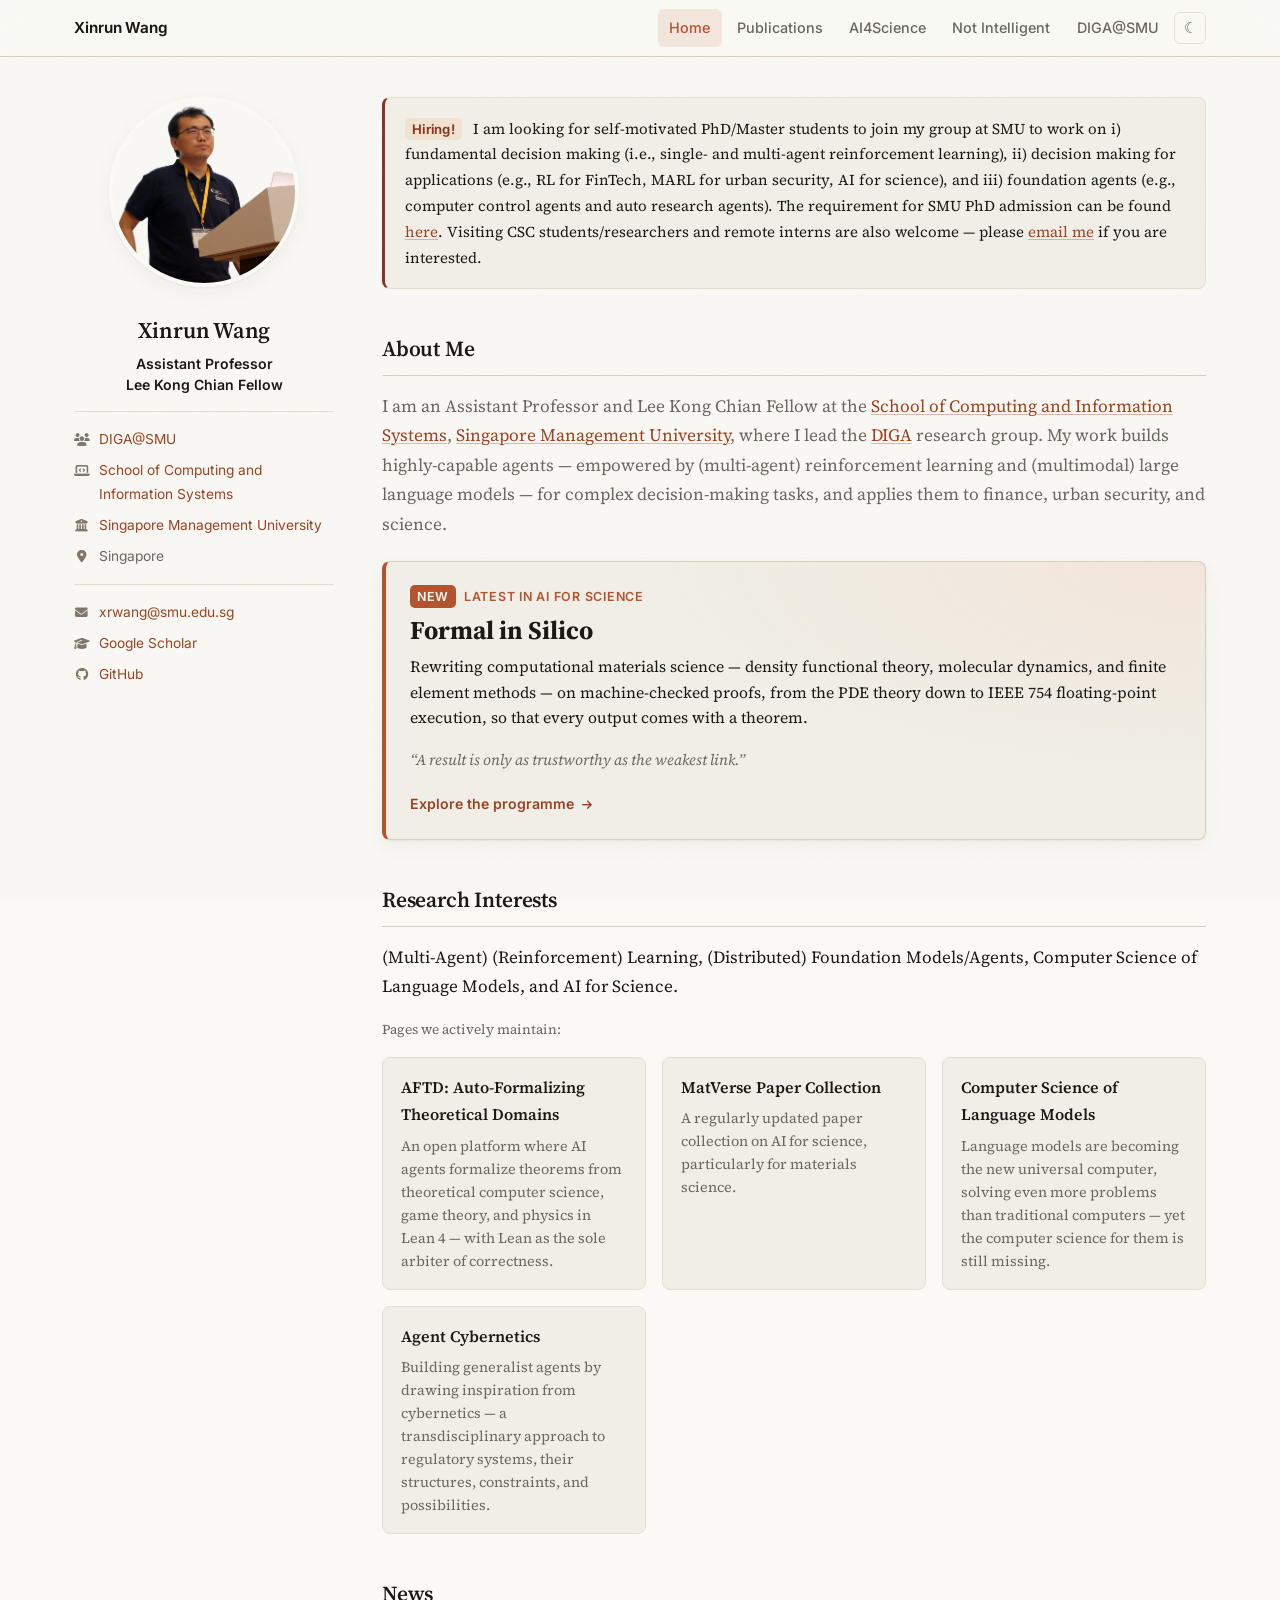
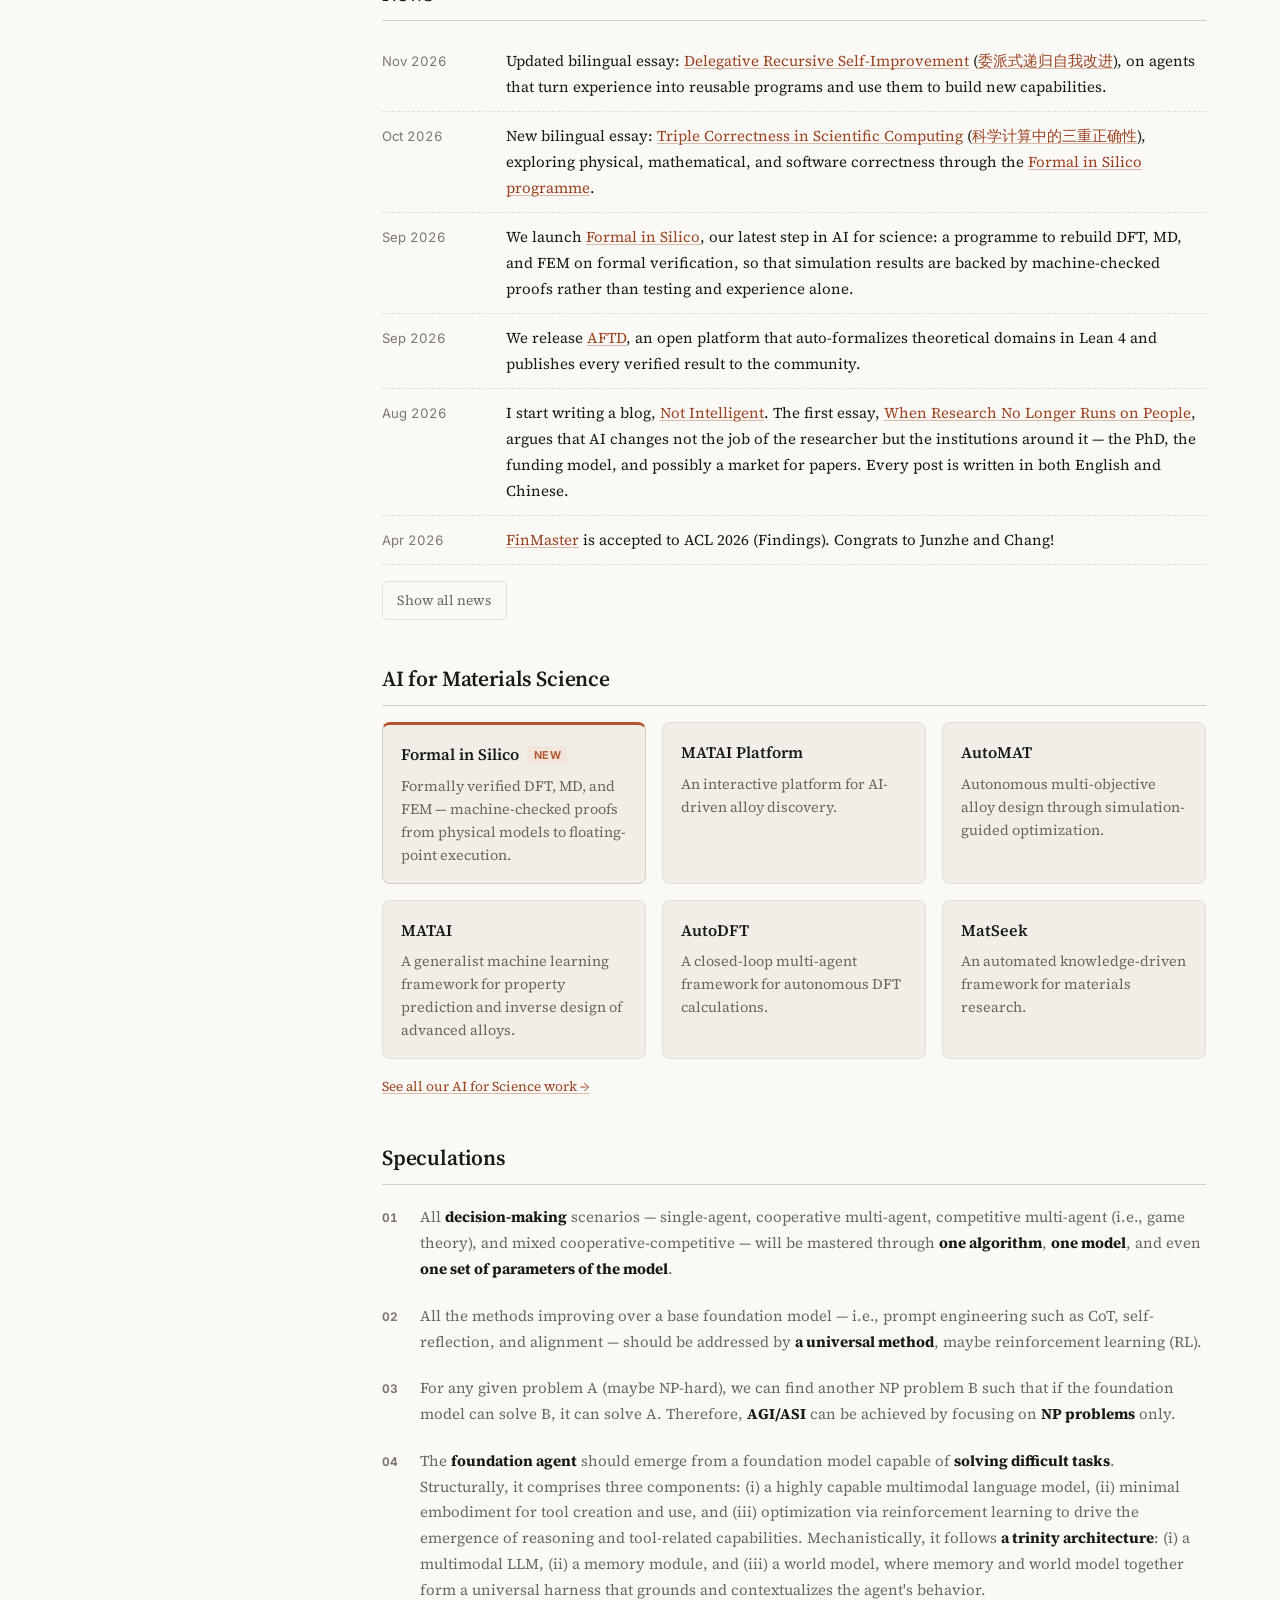
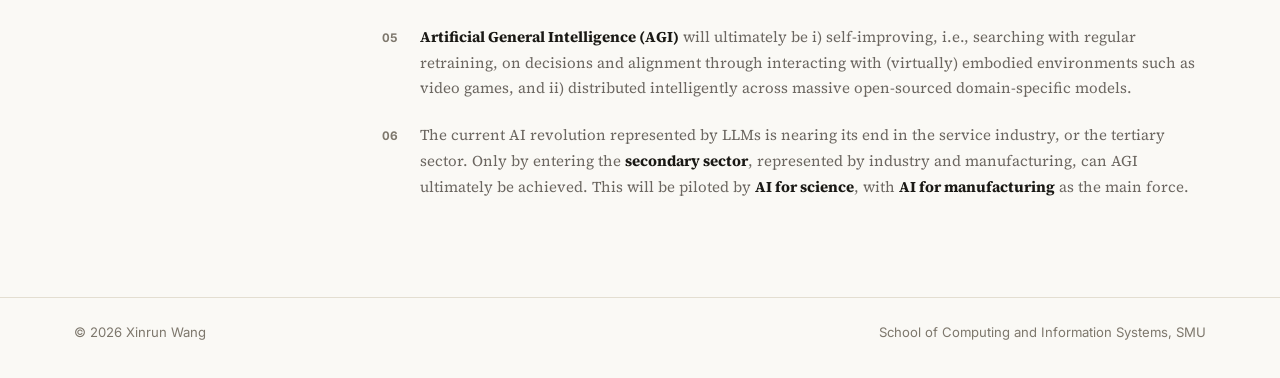
<file: index.html>
<!DOCTYPE html>
<html lang="en" data-theme="light" data-lang="en">
<head>
<meta charset="utf-8" />
<meta name="viewport" content="width=device-width, initial-scale=1" />
<title>Xinrun Wang's Homepage</title>
<meta name="description" content="Xinrun Wang — Assistant Professor and Lee Kong Chian Fellow at the School of Computing and Information Systems, Singapore Management University. Multi-agent reinforcement learning, foundation agents, and AI for science." />
<link rel="stylesheet" href="https://cdnjs.cloudflare.com/ajax/libs/font-awesome/6.5.2/css/all.min.css" />
<link rel="preconnect" href="https://fonts.googleapis.com" />
<link rel="preconnect" href="https://fonts.gstatic.com" crossorigin />
<link rel="stylesheet" href="https://fonts.googleapis.com/css2?family=Inter:wght@400;500;600;700&amp;family=Source+Serif+4:ital,opsz,wght@0,8..60,400;0,8..60,600;0,8..60,700;1,8..60,400&amp;display=swap" />
<link rel="stylesheet" href="assets/css/style.css?v=20261001b" />
<script src="assets/js/main.js?v=20261001b"></script>
</head>
<body>

<div class="masthead">
  <div class="masthead__inner">
    <a class="site-title" href="index.html">Xinrun Wang</a>
    <button class="nav-toggle" id="nav-toggle" aria-label="Toggle navigation">☰</button>
    <ul class="nav-links" id="nav-links">
      <li><a href="index.html" class="is-active">Home</a></li>
      <li><a href="publications.html">Publications</a></li>
      <li><a href="ai4science.html">AI4Science</a></li>
      <li><a href="blog.html">Not Intelligent</a></li>
      <li><a href="lab.html">DIGA@SMU</a></li>
      <li><button class="theme-toggle" id="theme-toggle" aria-label="Toggle theme"><span id="theme-icon">☾</span></button></li>
    </ul>
  </div>
</div>

<div class="layout">

  <aside class="sidebar">
    <img class="sidebar__avatar" src="picture/xinrun_square.png" alt="Xinrun Wang" />
    <h1 class="sidebar__name">Xinrun Wang</h1>
    <p class="sidebar__bio">
      <strong>Assistant Professor</strong><br />
      <strong>Lee Kong Chian Fellow</strong>
    </p>
    <ul class="sidebar__meta">
      <li><i class="ico fas fa-fw fa-users" aria-hidden="true"></i><span><a href="lab.html">DIGA@SMU</a></span></li>
      <li><i class="ico fas fa-fw fa-laptop-code" aria-hidden="true"></i><span><a href="https://computing.smu.edu.sg/">School of Computing and Information Systems</a></span></li>
      <li><i class="ico fas fa-fw fa-building-columns" aria-hidden="true"></i><span><a href="https://www.smu.edu.sg/">Singapore Management University</a></span></li>
      <li><i class="ico fas fa-fw fa-map-marker-alt" aria-hidden="true"></i><span>Singapore</span></li>
    </ul>
    <ul class="sidebar__links">
      <li><i class="ico fas fa-fw fa-envelope" aria-hidden="true"></i><a href="mailto:xrwang@smu.edu.sg">xrwang@smu.edu.sg</a></li>
      <li><i class="ico fas fa-fw fa-graduation-cap" aria-hidden="true"></i><a href="https://scholar.google.com/citations?user=ROANfPUAAAAJ&amp;hl=en">Google Scholar</a></li>
      <li><i class="ico fab fa-fw fa-github" aria-hidden="true"></i><a href="https://github.com/rainwangphy">GitHub</a></li>
    </ul>
  </aside>

  <main class="content">

    <div class="callout">
      <p>
        <span class="callout__tag">Hiring!</span>
        I am looking for self-motivated PhD/Master students to join my group at SMU to work on
        i) fundamental decision making (i.e., single- and multi-agent reinforcement learning),
        ii) decision making for applications (e.g., RL for FinTech, MARL for urban security, AI for science), and
        iii) foundation agents (e.g., computer control agents and auto research agents).
        The requirement for SMU PhD admission can be found
        <a href="https://computing.smu.edu.sg/phd/admissions-fees-scholarships">here</a>.
        Visiting CSC students/researchers and remote interns are also welcome — please
        <a href="mailto:xrwang@smu.edu.sg">email me</a> if you are interested.
      </p>
    </div>

    <h2 id="about">About Me</h2>
    <p class="lede">
      I am an Assistant Professor and Lee Kong Chian Fellow at the
      <a href="https://computing.smu.edu.sg/">School of Computing and Information Systems</a>,
      <a href="https://www.smu.edu.sg/">Singapore Management University</a>, where I lead the
      <a href="lab.html">DIGA</a> research group. My work builds highly-capable agents —
      empowered by (multi-agent) reinforcement learning and (multimodal) large language models —
      for complex decision-making tasks, and applies them to finance, urban security, and science.
    </p>

    <a class="feature" href="https://smu-diga.github.io/formal-in-silico-programme/">
      <span class="feature__eyebrow"><span class="feature__badge">New</span>Latest in AI for Science</span>
      <h3 class="feature__title">Formal in Silico</h3>
      <p class="feature__lede">
        Rewriting computational materials science — density functional theory, molecular dynamics, and
        finite element methods — on machine-checked proofs, from the PDE theory down to IEEE 754
        floating-point execution, so that every output comes with a theorem.
      </p>
      <p class="feature__motto">&ldquo;A result is only as trustworthy as the weakest link.&rdquo;</p>
      <span class="feature__cta">Explore the programme <i class="fas fa-arrow-right" aria-hidden="true"></i></span>
    </a>

    <h2 id="research">Research Interests</h2>
    <p>
      (Multi-Agent) (Reinforcement) Learning, (Distributed) Foundation Models/Agents,
      Computer Science of Language Models, and AI for Science.
    </p>

    <p class="muted small">Pages we actively maintain:</p>
    <div class="card-grid">
      <a class="card" href="https://rainwangphy.github.io/aftd-platform/index.html">
        <h3>AFTD: Auto-Formalizing Theoretical Domains</h3>
        <p>An open platform where AI agents formalize theorems from theoretical computer science, game theory,
          and physics in Lean 4 — with Lean as the sole arbiter of correctness.</p>
      </a>
      <a class="card" href="https://smu-diga.github.io/matverse_papers/">
        <h3>MatVerse Paper Collection</h3>
        <p>A regularly updated paper collection on AI for science, particularly for materials science.</p>
      </a>
      <a class="card" href="https://smu-diga.github.io/cslm/">
        <h3>Computer Science of Language Models</h3>
        <p>Language models are becoming the new universal computer, solving even more problems than
          traditional computers — yet the computer science for them is still missing.</p>
      </a>
      <a class="card" href="https://arxiv.org/abs/2605.10754">
        <h3>Agent Cybernetics</h3>
        <p>Building generalist agents by drawing inspiration from cybernetics — a transdisciplinary
          approach to regulatory systems, their structures, constraints, and possibilities.</p>
      </a>
    </div>

    <h2 id="news">News</h2>
    <ul class="news news--collapsed" id="news-list">
      <li>
        <span class="date">Nov 2026</span>
        <span>Updated bilingual essay:
          <a href="posts/2026-11-03-when-to-delegate.html#en">Delegative Recursive Self-Improvement</a>
          (<a href="posts/2026-11-03-when-to-delegate.html#zh">委派式递归自我改进</a>),
          on agents that turn experience into reusable programs and use them to build new capabilities.</span>
      </li>
      <li>
        <span class="date">Oct 2026</span>
        <span>New bilingual essay:
          <a href="posts/2026-10-11-triple-correctness-in-scientific-computing.html#en">Triple Correctness in Scientific Computing</a>
          (<a href="posts/2026-10-11-triple-correctness-in-scientific-computing.html#zh">科学计算中的三重正确性</a>),
          exploring physical, mathematical, and software correctness through the
          <a href="https://smu-diga.github.io/formal-in-silico-programme/">Formal in Silico programme</a>.</span>
      </li>
      <li>
        <span class="date">Sep 2026</span>
        <span>We launch <a href="https://smu-diga.github.io/formal-in-silico-programme/">Formal in Silico</a>,
          our latest step in AI for science: a programme to rebuild DFT, MD, and FEM on formal verification,
          so that simulation results are backed by machine-checked proofs rather than testing and experience alone.</span>
      </li>
      <li>
        <span class="date">Sep 2026</span>
        <span>We release <a href="https://rainwangphy.github.io/aftd-platform/index.html">AFTD</a>, an open platform
          that auto-formalizes theoretical domains in Lean 4 and publishes every verified result to the community.</span>
      </li>
      <li>
        <span class="date">Aug 2026</span>
        <span>I start writing a blog, <a href="blog.html">Not Intelligent</a>. The first essay,
          <a href="posts/2026-08-23-when-research-no-longer-runs-on-people.html">When Research No Longer Runs on People</a>,
          argues that AI changes not the job of the researcher but the institutions around it — the PhD, the funding
          model, and possibly a market for papers. Every post is written in both English and Chinese.</span>
      </li>
      <li>
        <span class="date">Apr 2026</span>
        <span><a href="https://arxiv.org/abs/2505.13533">FinMaster</a> is accepted to ACL 2026 (Findings). Congrats to Junzhe and Chang!</span>
      </li>
      <li>
        <span class="date">Mar 2026</span>
        <span><a href="https://openreview.net/forum?id=XmYCERErcD">LLM-Based World Models Can Make Decisions Solely, But Rigorous Evaluations are Needed</a> is accepted to TMLR. Congrats to Chang!</span>
      </li>
      <li>
        <span class="date">Jan 2026</span>
        <span><a href="https://openreview.net/forum?id=Xb6d5lGLb2">NPPC</a> is accepted to TMLR. Congrats to Chang!</span>
      </li>
      <li>
        <span class="date">Nov 2025</span>
        <span>We are awarded USD 50,000 in Google Cloud credits through the Gemini Academic Program to support our research using Google's Gemini models!</span>
      </li>
      <li>
        <span class="date">Nov 2025</span>
        <span>We release the paper <a href="https://arxiv.org/abs/2511.10108">MATAI: A Generalist Machine Learning Framework for Property Prediction and Inverse Design of Advanced Alloys</a>. Comments are welcome!</span>
      </li>
      <li>
        <span class="date">Sep 2025</span>
        <span>We release a paper collection on <a href="https://smu-diga.github.io/matverse_papers/">AI for (materials) science</a> to facilitate the research. It is updated regularly — please contact me for potential collaborations.</span>
      </li>
      <li>
        <span class="date">Jul 2025</span>
        <span>We release the paper <a href="https://arxiv.org/abs/2507.16005">AutoMAT: A Hierarchical Framework for Autonomous Alloy Discovery</a>, our first paper on AI for science. Comments are welcome!</span>
      </li>
      <li>
        <span class="date">May 2025</span>
        <span>We release the paper <a href="https://arxiv.org/abs/2505.13533">FinMaster: A Holistic Benchmark for Mastering Full-Pipeline Financial Workflows with LLMs</a>. Comments are welcome!</span>
      </li>
      <li>
        <span class="date">Apr 2025</span>
        <span>We release the paper <a href="https://arxiv.org/abs/2504.11239">Nondeterministic Polynomial-time Problem Challenge: An Ever-Scaling Reasoning Benchmark for LLMs</a>. Comments are welcome!</span>
      </li>
      <li>
        <span class="date">Nov 2023</span>
        <span>I will join <a href="https://www.smu.edu.sg/">Singapore Management University (SMU)</a> as an Assistant Professor in July, 2024.</span>
      </li>
      <li>
        <span class="date">Mar 2023</span>
        <span>We release our reinforcement learning for FinTech platform <a href="https://github.com/TradeMaster-NTU/TradeMaster">TradeMaster</a>.</span>
      </li>
    </ul>
    <button class="more-btn" data-expands="news-list" data-more="Show all news" data-less="Show less">Show all news</button>

    <h2 id="ai4ms">AI for Materials Science</h2>
    <div class="card-grid">
      <a class="card card--new" href="https://smu-diga.github.io/formal-in-silico-programme/">
        <h3>Formal in Silico <span class="card__badge">New</span></h3>
        <p>Formally verified DFT, MD, and FEM — machine-checked proofs from physical models to floating-point execution.</p>
      </a>
      <a class="card" href="https://www.matai-sg.org/">
        <h3>MATAI Platform</h3>
        <p>An interactive platform for AI-driven alloy discovery.</p>
      </a>
      <a class="card" href="https://arxiv.org/abs/2507.16005">
        <h3>AutoMAT</h3>
        <p>Autonomous multi-objective alloy design through simulation-guided optimization.</p>
      </a>
      <a class="card" href="https://arxiv.org/abs/2511.10108">
        <h3>MATAI</h3>
        <p>A generalist machine learning framework for property prediction and inverse design of advanced alloys.</p>
      </a>
      <a class="card" href="https://arxiv.org/abs/2605.26179">
        <h3>AutoDFT</h3>
        <p>A closed-loop multi-agent framework for autonomous DFT calculations.</p>
      </a>
      <a class="card" href="https://openreview.net/forum?id=Tc2vIWAfy4">
        <h3>MatSeek</h3>
        <p>An automated knowledge-driven framework for materials research.</p>
      </a>
    </div>
    <p class="small"><a href="ai4science.html">See all our AI for Science work &rarr;</a></p>

    <h2 id="speculations">Speculations</h2>
    <ol class="speculations">
      <li>
        All <b>decision-making</b> scenarios — single-agent, cooperative multi-agent, competitive
        multi-agent (i.e., game theory), and mixed cooperative-competitive — will be mastered through
        <b>one algorithm</b>, <b>one model</b>, and even <b>one set of parameters of the model</b>.
      </li>
      <li>
        All the methods improving over a base foundation model — i.e., prompt engineering such as CoT,
        self-reflection, and alignment — should be addressed by <b>a universal method</b>, maybe
        reinforcement learning (RL).
      </li>
      <li>
        For any given problem A (maybe NP-hard), we can find another NP problem B such that if the
        foundation model can solve B, it can solve A. Therefore, <b>AGI/ASI</b> can be achieved by
        focusing on <b>NP problems</b> only.
      </li>
      <li>
        The <b>foundation agent</b> should emerge from a foundation model capable of <b>solving
        difficult tasks</b>. Structurally, it comprises three components: (i) a highly capable
        multimodal language model, (ii) minimal embodiment for tool creation and use, and
        (iii) optimization via reinforcement learning to drive the emergence of reasoning and
        tool-related capabilities. Mechanistically, it follows <b>a trinity architecture</b>:
        (i) a multimodal LLM, (ii) a memory module, and (iii) a world model, where memory and world
        model together form a universal harness that grounds and contextualizes the agent's behavior.
      </li>
      <li>
        <b>Artificial General Intelligence (AGI)</b> will ultimately be i) self-improving, i.e.,
        searching with regular retraining, on decisions and alignment through interacting with
        (virtually) embodied environments such as video games, and ii) distributed intelligently
        across massive open-sourced domain-specific models.
      </li>
      <li>
        The current AI revolution represented by LLMs is nearing its end in the service industry, or
        the tertiary sector. Only by entering the <b>secondary sector</b>, represented by industry and
        manufacturing, can AGI ultimately be achieved. This will be piloted by <b>AI for science</b>,
        with <b>AI for manufacturing</b> as the main force.
      </li>
    </ol>

  </main>
</div>

<footer class="site-footer">
  <div class="site-footer__inner">
    <span>&copy; 2026 Xinrun Wang</span>
    <span>School of Computing and Information Systems, SMU</span>
  </div>
</footer>

</body>
</html>
</file>
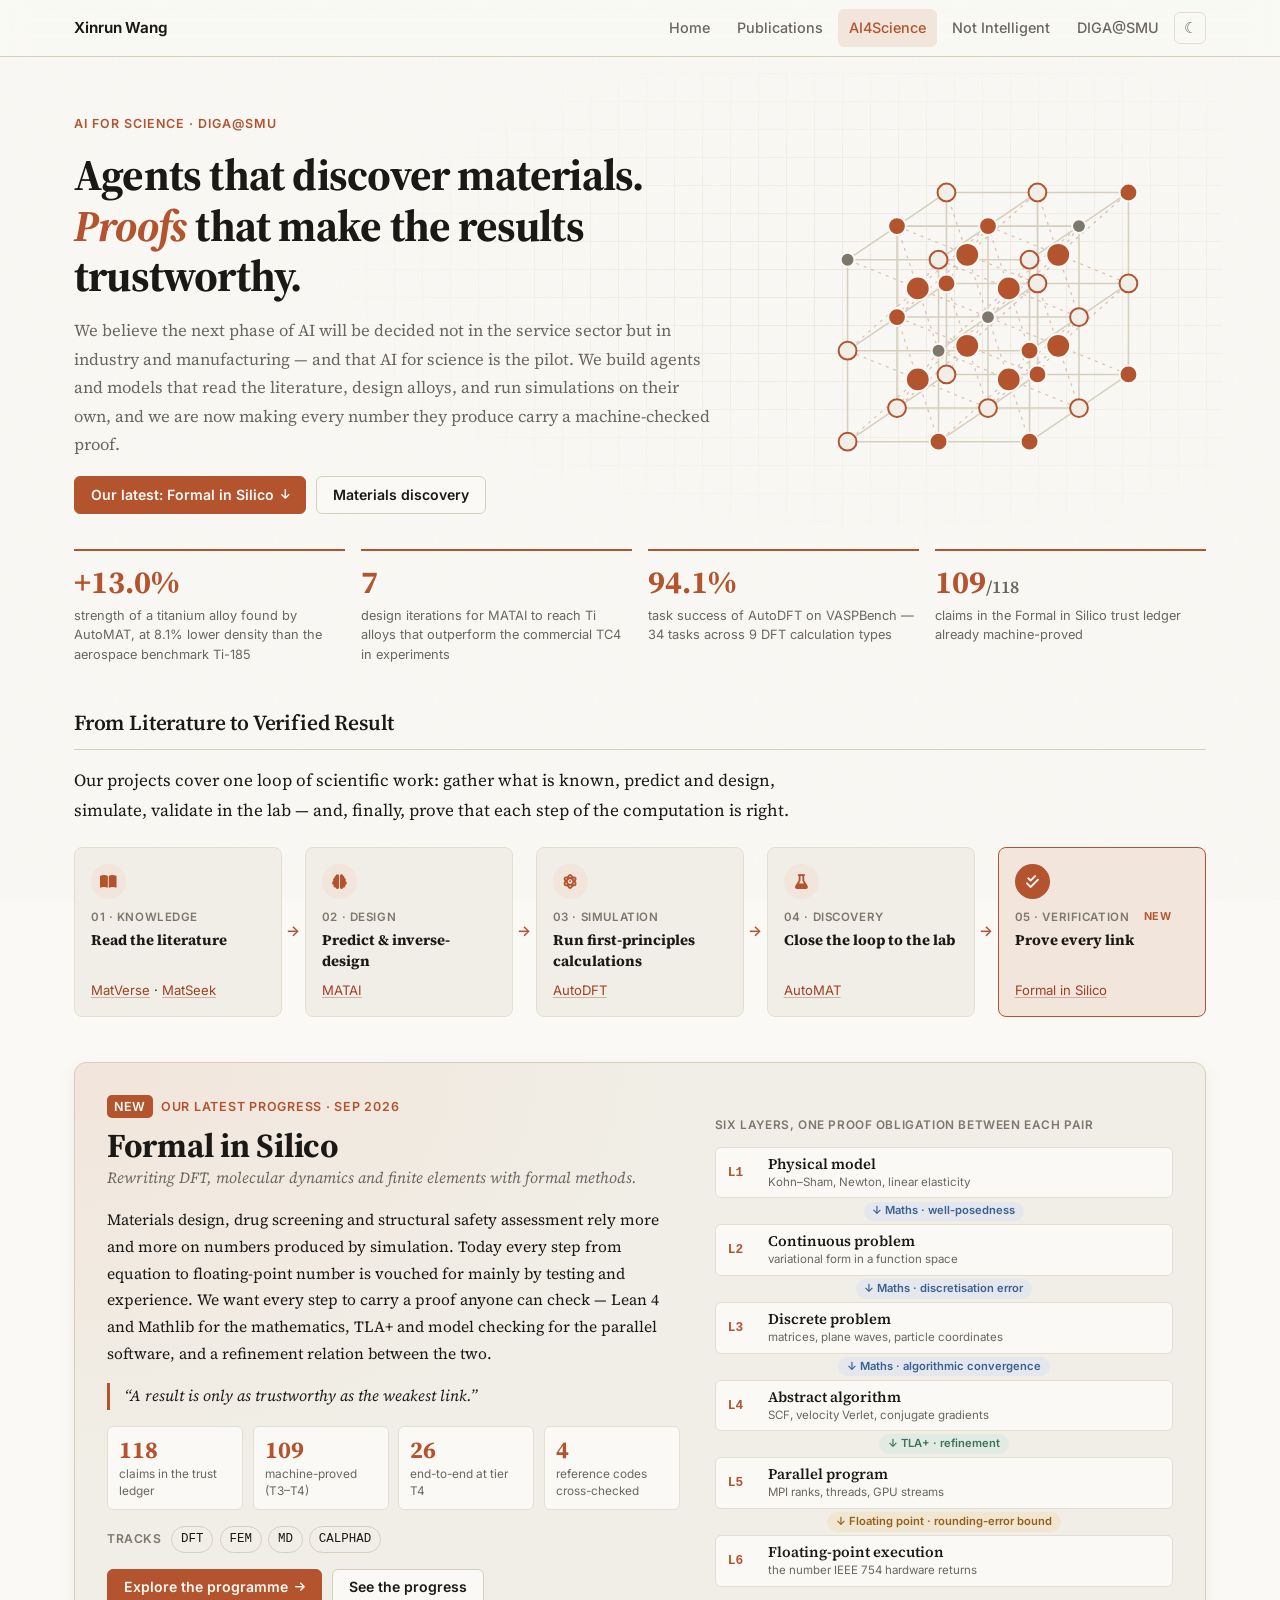
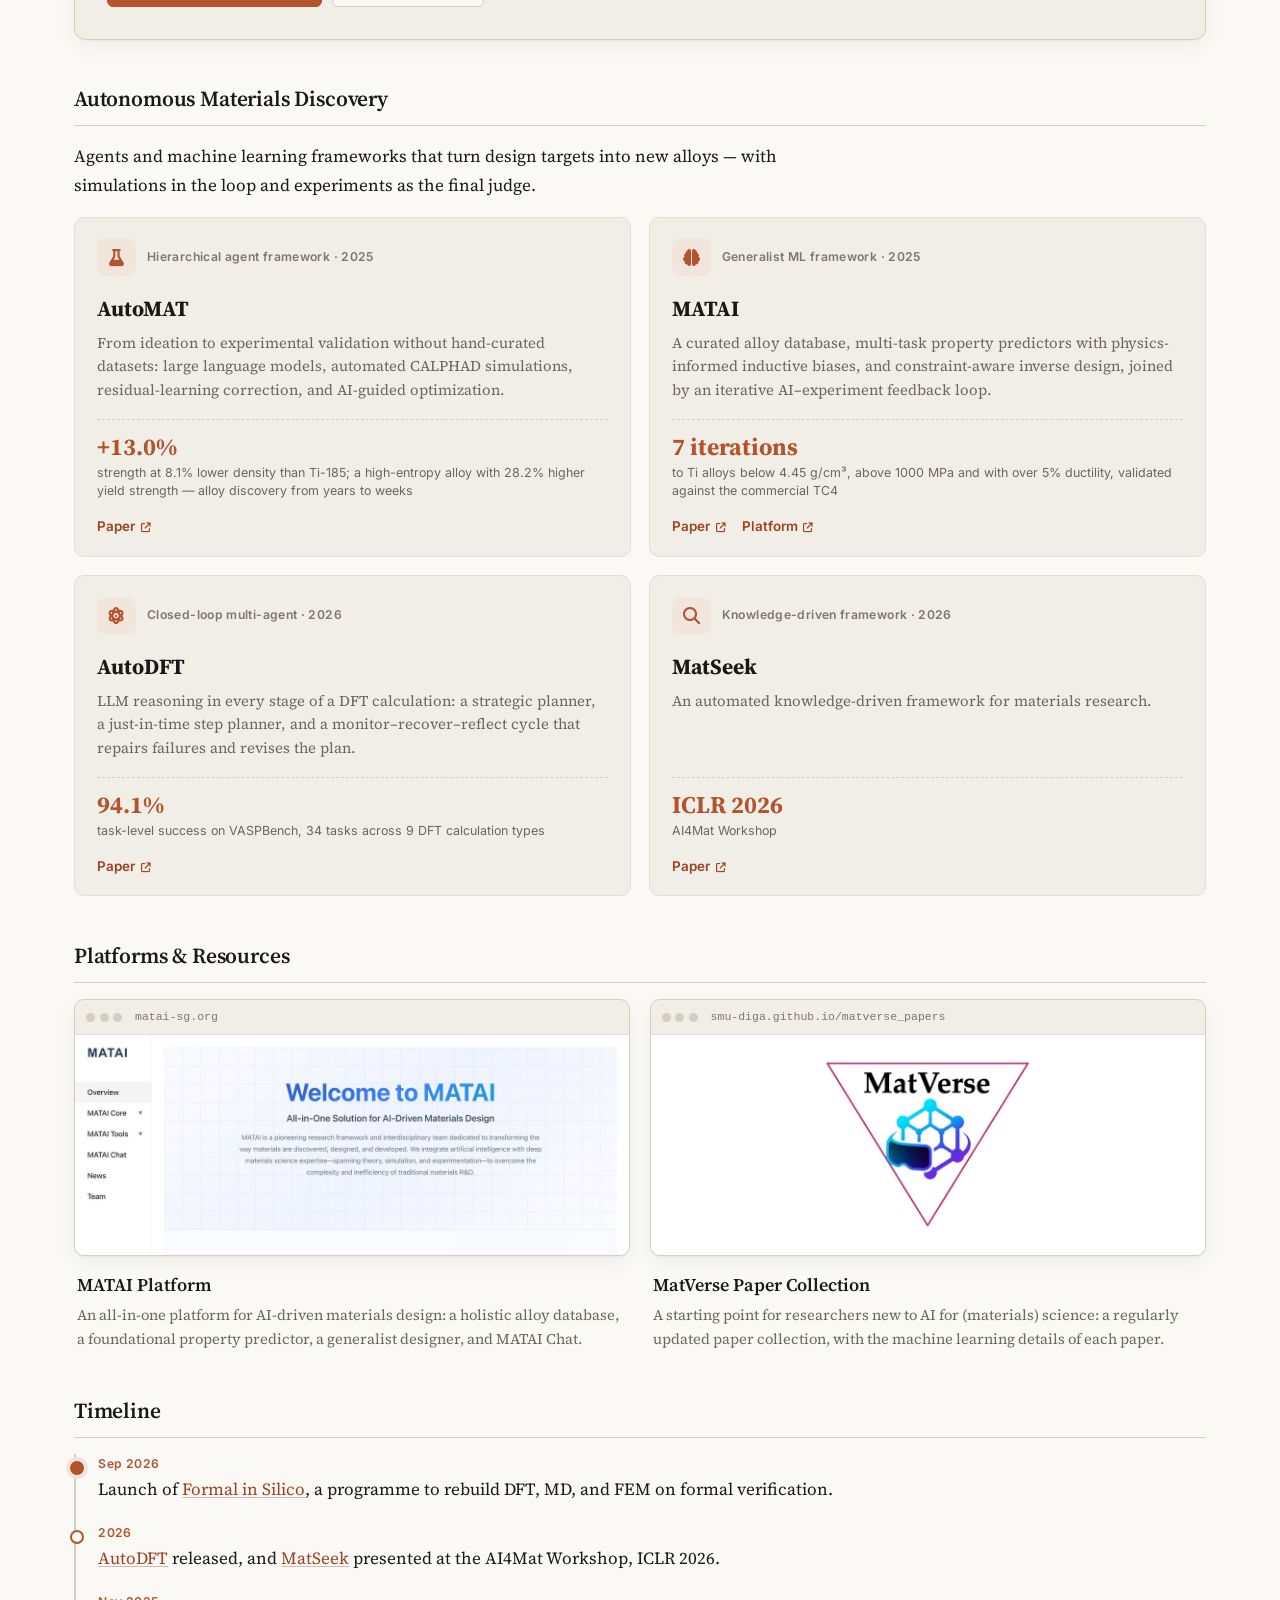
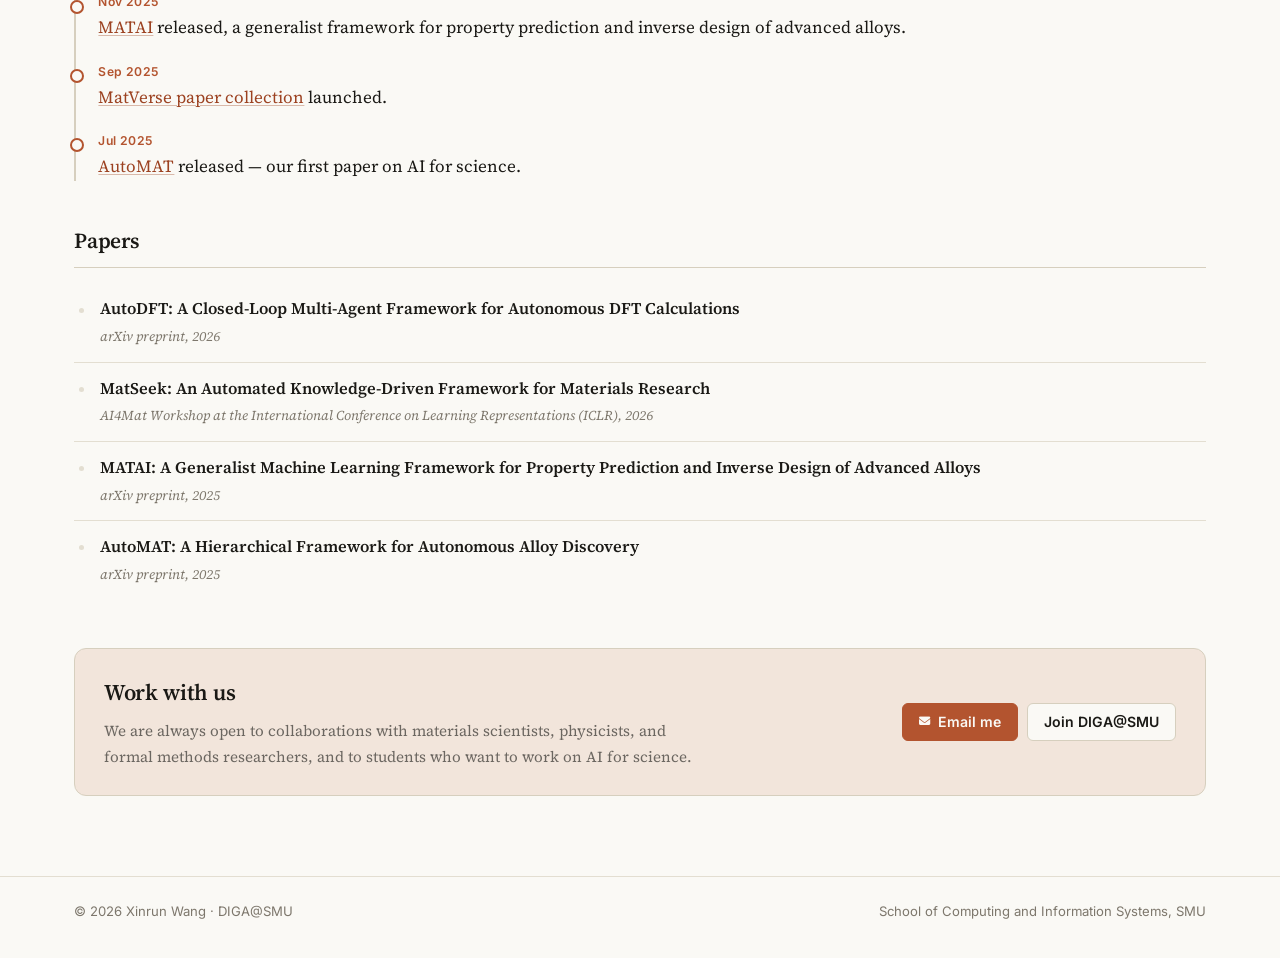
<file: ai4science.html>
<!DOCTYPE html>
<html lang="en" data-theme="light" data-lang="en">
<head>
<meta charset="utf-8" />
<meta name="viewport" content="width=device-width, initial-scale=1" />
<title>AI for Science · Xinrun Wang</title>
<meta name="description" content="AI for Science at DIGA@SMU, led by Xinrun Wang — autonomous materials discovery with agents and machine learning, and formally verified scientific computing." />
<link rel="stylesheet" href="https://cdnjs.cloudflare.com/ajax/libs/font-awesome/6.5.2/css/all.min.css" />
<link rel="preconnect" href="https://fonts.googleapis.com" />
<link rel="preconnect" href="https://fonts.gstatic.com" crossorigin />
<link rel="stylesheet" href="https://fonts.googleapis.com/css2?family=Inter:wght@400;500;600;700&amp;family=Source+Serif+4:ital,opsz,wght@0,8..60,400;0,8..60,600;0,8..60,700;1,8..60,400&amp;display=swap" />
<link rel="stylesheet" href="assets/css/style.css?v=20261001b" />
<script src="assets/js/main.js?v=20261001b"></script>
</head>
<body>

<div class="masthead">
  <div class="masthead__inner">
    <a class="site-title" href="index.html">Xinrun Wang</a>
    <button class="nav-toggle" id="nav-toggle" aria-label="Toggle navigation">☰</button>
    <ul class="nav-links" id="nav-links">
      <li><a href="index.html">Home</a></li>
      <li><a href="publications.html">Publications</a></li>
      <li><a href="ai4science.html" class="is-active">AI4Science</a></li>
      <li><a href="blog.html">Not Intelligent</a></li>
      <li><a href="lab.html">DIGA@SMU</a></li>
      <li><button class="theme-toggle" id="theme-toggle" aria-label="Toggle theme"><span id="theme-icon">☾</span></button></li>
    </ul>
  </div>
</div>

<div class="layout layout--wide">
  <main class="content sci">

    <!-- ================================================================ hero -->
    <header class="sci-hero">
      <div class="sci-hero__text">
        <p class="sci-eyebrow">AI for Science · DIGA@SMU</p>
        <h1 class="sci-hero__title">Agents that discover materials.<br /><em>Proofs</em> that make the results trustworthy.</h1>
        <p class="sci-hero__lede">
          We believe the next phase of AI will be decided not in the service sector but in industry and
          manufacturing — and that AI for science is the pilot. We build agents and models that read the
          literature, design alloys, and run simulations on their own, and we are now making every number
          they produce carry a machine-checked proof.
        </p>
        <div class="sci-actions">
          <a class="sci-btn sci-btn--primary" href="#formal-in-silico">Our latest: Formal in Silico <i class="fas fa-arrow-down" aria-hidden="true"></i></a>
          <a class="sci-btn" href="#discovery">Materials discovery</a>
        </div>
      </div>
      <svg class="sci-hero__art" viewBox="0 0 364 340" aria-hidden="true" focusable="false">
        <g class="bonds-b"><line x1="111" y1="237" x2="40" y2="300"/><line x1="111" y1="237" x2="90" y2="266"/><line x1="111" y1="237" x2="40" y2="208"/><line x1="111" y1="237" x2="90" y2="174"/><line x1="111" y1="237" x2="132" y2="300"/><line x1="111" y1="237" x2="182" y2="266"/><line x1="111" y1="237" x2="132" y2="208"/><line x1="111" y1="237" x2="182" y2="174"/><line x1="161" y1="203" x2="90" y2="266"/><line x1="161" y1="203" x2="140" y2="232"/><line x1="161" y1="203" x2="90" y2="174"/><line x1="161" y1="203" x2="140" y2="140"/><line x1="161" y1="203" x2="182" y2="266"/><line x1="161" y1="203" x2="232" y2="232"/><line x1="161" y1="203" x2="182" y2="174"/><line x1="161" y1="203" x2="232" y2="140"/><line x1="111" y1="145" x2="40" y2="208"/><line x1="111" y1="145" x2="90" y2="174"/><line x1="111" y1="145" x2="40" y2="116"/><line x1="111" y1="145" x2="90" y2="82"/><line x1="111" y1="145" x2="132" y2="208"/><line x1="111" y1="145" x2="182" y2="174"/><line x1="111" y1="145" x2="132" y2="116"/><line x1="111" y1="145" x2="182" y2="82"/><line x1="161" y1="111" x2="90" y2="174"/><line x1="161" y1="111" x2="140" y2="140"/><line x1="161" y1="111" x2="90" y2="82"/><line x1="161" y1="111" x2="140" y2="48"/><line x1="161" y1="111" x2="182" y2="174"/><line x1="161" y1="111" x2="232" y2="140"/><line x1="161" y1="111" x2="182" y2="82"/><line x1="161" y1="111" x2="232" y2="48"/><line x1="203" y1="237" x2="132" y2="300"/><line x1="203" y1="237" x2="182" y2="266"/><line x1="203" y1="237" x2="132" y2="208"/><line x1="203" y1="237" x2="182" y2="174"/><line x1="203" y1="237" x2="224" y2="300"/><line x1="203" y1="237" x2="274" y2="266"/><line x1="203" y1="237" x2="224" y2="208"/><line x1="203" y1="237" x2="274" y2="174"/><line x1="253" y1="203" x2="182" y2="266"/><line x1="253" y1="203" x2="232" y2="232"/><line x1="253" y1="203" x2="182" y2="174"/><line x1="253" y1="203" x2="232" y2="140"/><line x1="253" y1="203" x2="274" y2="266"/><line x1="253" y1="203" x2="324" y2="232"/><line x1="253" y1="203" x2="274" y2="174"/><line x1="253" y1="203" x2="324" y2="140"/><line x1="203" y1="145" x2="132" y2="208"/><line x1="203" y1="145" x2="182" y2="174"/><line x1="203" y1="145" x2="132" y2="116"/><line x1="203" y1="145" x2="182" y2="82"/><line x1="203" y1="145" x2="224" y2="208"/><line x1="203" y1="145" x2="274" y2="174"/><line x1="203" y1="145" x2="224" y2="116"/><line x1="203" y1="145" x2="274" y2="82"/><line x1="253" y1="111" x2="182" y2="174"/><line x1="253" y1="111" x2="232" y2="140"/><line x1="253" y1="111" x2="182" y2="82"/><line x1="253" y1="111" x2="232" y2="48"/><line x1="253" y1="111" x2="274" y2="174"/><line x1="253" y1="111" x2="324" y2="140"/><line x1="253" y1="111" x2="274" y2="82"/><line x1="253" y1="111" x2="324" y2="48"/></g>
        <g class="bonds"><line x1="40" y1="300" x2="132" y2="300"/><line x1="40" y1="300" x2="40" y2="208"/><line x1="40" y1="300" x2="90" y2="266"/><line x1="90" y1="266" x2="182" y2="266"/><line x1="90" y1="266" x2="90" y2="174"/><line x1="90" y1="266" x2="140" y2="232"/><line x1="140" y1="232" x2="232" y2="232"/><line x1="140" y1="232" x2="140" y2="140"/><line x1="40" y1="208" x2="132" y2="208"/><line x1="40" y1="208" x2="40" y2="116"/><line x1="40" y1="208" x2="90" y2="174"/><line x1="90" y1="174" x2="182" y2="174"/><line x1="90" y1="174" x2="90" y2="82"/><line x1="90" y1="174" x2="140" y2="140"/><line x1="140" y1="140" x2="232" y2="140"/><line x1="140" y1="140" x2="140" y2="48"/><line x1="40" y1="116" x2="132" y2="116"/><line x1="40" y1="116" x2="90" y2="82"/><line x1="90" y1="82" x2="182" y2="82"/><line x1="90" y1="82" x2="140" y2="48"/><line x1="140" y1="48" x2="232" y2="48"/><line x1="132" y1="300" x2="224" y2="300"/><line x1="132" y1="300" x2="132" y2="208"/><line x1="132" y1="300" x2="182" y2="266"/><line x1="182" y1="266" x2="274" y2="266"/><line x1="182" y1="266" x2="182" y2="174"/><line x1="182" y1="266" x2="232" y2="232"/><line x1="232" y1="232" x2="324" y2="232"/><line x1="232" y1="232" x2="232" y2="140"/><line x1="132" y1="208" x2="224" y2="208"/><line x1="132" y1="208" x2="132" y2="116"/><line x1="132" y1="208" x2="182" y2="174"/><line x1="182" y1="174" x2="274" y2="174"/><line x1="182" y1="174" x2="182" y2="82"/><line x1="182" y1="174" x2="232" y2="140"/><line x1="232" y1="140" x2="324" y2="140"/><line x1="232" y1="140" x2="232" y2="48"/><line x1="132" y1="116" x2="224" y2="116"/><line x1="132" y1="116" x2="182" y2="82"/><line x1="182" y1="82" x2="274" y2="82"/><line x1="182" y1="82" x2="232" y2="48"/><line x1="232" y1="48" x2="324" y2="48"/><line x1="224" y1="300" x2="224" y2="208"/><line x1="224" y1="300" x2="274" y2="266"/><line x1="274" y1="266" x2="274" y2="174"/><line x1="274" y1="266" x2="324" y2="232"/><line x1="324" y1="232" x2="324" y2="140"/><line x1="224" y1="208" x2="224" y2="116"/><line x1="224" y1="208" x2="274" y2="174"/><line x1="274" y1="174" x2="274" y2="82"/><line x1="274" y1="174" x2="324" y2="140"/><line x1="324" y1="140" x2="324" y2="48"/><line x1="224" y1="116" x2="274" y2="82"/><line x1="274" y1="82" x2="324" y2="48"/></g>
        <g class="atoms"><circle class="a2" cx="140" cy="232" r="9"/><circle class="a1" cx="140" cy="140" r="9"/><circle class="a2" cx="140" cy="48" r="9"/><circle class="a1" cx="232" cy="232" r="9"/><circle class="a2" cx="232" cy="140" r="9"/><circle class="a2" cx="232" cy="48" r="9"/><circle class="a1" cx="324" cy="232" r="9"/><circle class="a2" cx="324" cy="140" r="9"/><circle class="a1" cx="324" cy="48" r="9"/><circle class="a1" cx="161" cy="203" r="12"/><circle class="a1" cx="161" cy="111" r="12"/><circle class="a1" cx="253" cy="203" r="12"/><circle class="a1" cx="253" cy="111" r="12"/><circle class="a2" cx="90" cy="266" r="9"/><circle class="a1" cx="90" cy="174" r="9"/><circle class="a1" cx="90" cy="82" r="9"/><circle class="a2" cx="182" cy="266" r="9"/><circle class="a3" cx="182" cy="174" r="7"/><circle class="a1" cx="182" cy="82" r="9"/><circle class="a2" cx="274" cy="266" r="9"/><circle class="a2" cx="274" cy="174" r="9"/><circle class="a3" cx="274" cy="82" r="7"/><circle class="a1" cx="111" cy="237" r="12"/><circle class="a1" cx="111" cy="145" r="12"/><circle class="a1" cx="203" cy="237" r="12"/><circle class="a1" cx="203" cy="145" r="12"/><circle class="a2" cx="40" cy="300" r="9"/><circle class="a2" cx="40" cy="208" r="9"/><circle class="a3" cx="40" cy="116" r="7"/><circle class="a1" cx="132" cy="300" r="9"/><circle class="a3" cx="132" cy="208" r="7"/><circle class="a2" cx="132" cy="116" r="9"/><circle class="a1" cx="224" cy="300" r="9"/><circle class="a1" cx="224" cy="208" r="9"/><circle class="a2" cx="224" cy="116" r="9"/></g>
      </svg>
    </header>

    <ul class="sci-stats">
      <li>
        <span class="sci-stats__num">+13.0%</span>
        <span class="sci-stats__label">strength of a titanium alloy found by AutoMAT, at 8.1% lower density than the aerospace benchmark Ti-185</span>
      </li>
      <li>
        <span class="sci-stats__num">7</span>
        <span class="sci-stats__label">design iterations for MATAI to reach Ti alloys that outperform the commercial TC4 in experiments</span>
      </li>
      <li>
        <span class="sci-stats__num">94.1%</span>
        <span class="sci-stats__label">task success of AutoDFT on VASPBench — 34 tasks across 9 DFT calculation types</span>
      </li>
      <li>
        <span class="sci-stats__num">109<small>/118</small></span>
        <span class="sci-stats__label">claims in the Formal in Silico trust ledger already machine-proved</span>
      </li>
    </ul>

    <!-- ========================================================= research map -->
    <h2 id="map">From Literature to Verified Result</h2>
    <p class="sci-intro">
      Our projects cover one loop of scientific work: gather what is known, predict and design, simulate,
      validate in the lab — and, finally, prove that each step of the computation is right.
    </p>
    <ol class="sci-flow">
      <li>
        <span class="sci-flow__icon"><i class="fas fa-book-open" aria-hidden="true"></i></span>
        <span class="sci-flow__step">01 · Knowledge</span>
        <b>Read the literature</b>
        <span class="sci-flow__links"><a href="https://smu-diga.github.io/matverse_papers/">MatVerse</a> · <a href="#matseek">MatSeek</a></span>
      </li>
      <li>
        <span class="sci-flow__icon"><i class="fas fa-brain" aria-hidden="true"></i></span>
        <span class="sci-flow__step">02 · Design</span>
        <b>Predict &amp; inverse-design</b>
        <span class="sci-flow__links"><a href="#matai">MATAI</a></span>
      </li>
      <li>
        <span class="sci-flow__icon"><i class="fas fa-atom" aria-hidden="true"></i></span>
        <span class="sci-flow__step">03 · Simulation</span>
        <b>Run first-principles calculations</b>
        <span class="sci-flow__links"><a href="#autodft">AutoDFT</a></span>
      </li>
      <li>
        <span class="sci-flow__icon"><i class="fas fa-flask" aria-hidden="true"></i></span>
        <span class="sci-flow__step">04 · Discovery</span>
        <b>Close the loop to the lab</b>
        <span class="sci-flow__links"><a href="#automat">AutoMAT</a></span>
      </li>
      <li class="is-new">
        <span class="sci-flow__icon"><i class="fas fa-check-double" aria-hidden="true"></i></span>
        <span class="sci-flow__step">05 · Verification <span class="card__badge">New</span></span>
        <b>Prove every link</b>
        <span class="sci-flow__links"><a href="#formal-in-silico">Formal in Silico</a></span>
      </li>
    </ol>

    <!-- ===================================================== formal in silico -->
    <section class="sci-spot" id="formal-in-silico">
      <div class="sci-spot__text">
        <p class="feature__eyebrow"><span class="feature__badge">New</span>Our latest progress · Sep 2026</p>
        <h2 class="sci-spot__title">Formal in Silico</h2>
        <p class="sci-spot__sub">Rewriting DFT, molecular dynamics and finite elements with formal methods.</p>
        <p>
          Materials design, drug screening and structural safety assessment rely more and more on numbers
          produced by simulation. Today every step from equation to floating-point number is vouched for
          mainly by testing and experience. We want every step to carry a proof anyone can check —
          Lean&nbsp;4 and Mathlib for the mathematics, TLA+ and model checking for the parallel software, and a
          refinement relation between the two.
        </p>
        <p class="sci-spot__motto">&ldquo;A result is only as trustworthy as the weakest link.&rdquo;</p>
        <dl class="sci-ledger">
          <div><dt>118</dt><dd>claims in the trust ledger</dd></div>
          <div><dt>109</dt><dd>machine-proved (T3–T4)</dd></div>
          <div><dt>26</dt><dd>end-to-end at tier T4</dd></div>
          <div><dt>4</dt><dd>reference codes cross-checked</dd></div>
        </dl>
        <p class="sci-tracks">
          <span>Tracks</span>
          <a href="https://smu-diga.github.io/formal-in-silico-programme/dft.html">DFT</a>
          <a href="https://smu-diga.github.io/formal-in-silico-programme/fem.html">FEM</a>
          <a href="https://smu-diga.github.io/formal-in-silico-programme/md.html">MD</a>
          <a href="https://smu-diga.github.io/formal-in-silico-programme/calphad.html">CALPHAD</a>
        </p>
        <div class="sci-actions">
          <a class="sci-btn sci-btn--primary" href="https://smu-diga.github.io/formal-in-silico-programme/">Explore the programme <i class="fas fa-arrow-right" aria-hidden="true"></i></a>
          <a class="sci-btn" href="https://smu-diga.github.io/formal-in-silico-programme/progress.html">See the progress</a>
        </div>
      </div>

      <figure class="sci-stack" aria-label="The six layers from physical model to floating-point execution, with the proof obligation between each pair">
        <figcaption>Six layers, one proof obligation between each pair</figcaption>
        <ol>
          <li><b>L1</b><span>Physical model</span><small>Kohn–Sham, Newton, linear elasticity</small></li>
          <li class="sci-stack__ob sci-stack__ob--math">Maths · well-posedness</li>
          <li><b>L2</b><span>Continuous problem</span><small>variational form in a function space</small></li>
          <li class="sci-stack__ob sci-stack__ob--math">Maths · discretisation error</li>
          <li><b>L3</b><span>Discrete problem</span><small>matrices, plane waves, particle coordinates</small></li>
          <li class="sci-stack__ob sci-stack__ob--math">Maths · algorithmic convergence</li>
          <li><b>L4</b><span>Abstract algorithm</span><small>SCF, velocity Verlet, conjugate gradients</small></li>
          <li class="sci-stack__ob sci-stack__ob--tla">TLA+ · refinement</li>
          <li><b>L5</b><span>Parallel program</span><small>MPI ranks, threads, GPU streams</small></li>
          <li class="sci-stack__ob sci-stack__ob--fp">Floating point · rounding-error bound</li>
          <li><b>L6</b><span>Floating-point execution</span><small>the number IEEE 754 hardware returns</small></li>
        </ol>
      </figure>
    </section>

    <!-- ================================================== materials discovery -->
    <h2 id="discovery">Autonomous Materials Discovery</h2>
    <p class="sci-intro">
      Agents and machine learning frameworks that turn design targets into new alloys — with simulations
      in the loop and experiments as the final judge.
    </p>
    <div class="sci-projects">
      <article class="sci-project" id="automat">
        <header>
          <span class="sci-project__icon"><i class="fas fa-flask" aria-hidden="true"></i></span>
          <span class="sci-project__kind">Hierarchical agent framework · 2025</span>
        </header>
        <h3>AutoMAT</h3>
        <p>From ideation to experimental validation without hand-curated datasets: large language models,
          automated CALPHAD simulations, residual-learning correction, and AI-guided optimization.</p>
        <div class="sci-metric"><b>+13.0%</b><span>strength at 8.1% lower density than Ti-185; a high-entropy alloy with 28.2% higher yield strength — alloy discovery from years to weeks</span></div>
        <footer><a href="https://arxiv.org/abs/2507.16005">Paper <i class="fas fa-arrow-up-right-from-square" aria-hidden="true"></i></a></footer>
      </article>
      <article class="sci-project" id="matai">
        <header>
          <span class="sci-project__icon"><i class="fas fa-brain" aria-hidden="true"></i></span>
          <span class="sci-project__kind">Generalist ML framework · 2025</span>
        </header>
        <h3>MATAI</h3>
        <p>A curated alloy database, multi-task property predictors with physics-informed inductive biases,
          and constraint-aware inverse design, joined by an iterative AI–experiment feedback loop.</p>
        <div class="sci-metric"><b>7 iterations</b><span>to Ti alloys below 4.45 g/cm³, above 1000 MPa and with over 5% ductility, validated against the commercial TC4</span></div>
        <footer>
          <a href="https://arxiv.org/abs/2511.10108">Paper <i class="fas fa-arrow-up-right-from-square" aria-hidden="true"></i></a>
          <a href="https://www.matai-sg.org/">Platform <i class="fas fa-arrow-up-right-from-square" aria-hidden="true"></i></a>
        </footer>
      </article>
      <article class="sci-project" id="autodft">
        <header>
          <span class="sci-project__icon"><i class="fas fa-atom" aria-hidden="true"></i></span>
          <span class="sci-project__kind">Closed-loop multi-agent · 2026</span>
        </header>
        <h3>AutoDFT</h3>
        <p>LLM reasoning in every stage of a DFT calculation: a strategic planner, a just-in-time step
          planner, and a monitor–recover–reflect cycle that repairs failures and revises the plan.</p>
        <div class="sci-metric"><b>94.1%</b><span>task-level success on VASPBench, 34 tasks across 9 DFT calculation types</span></div>
        <footer><a href="https://arxiv.org/abs/2605.26179">Paper <i class="fas fa-arrow-up-right-from-square" aria-hidden="true"></i></a></footer>
      </article>
      <article class="sci-project" id="matseek">
        <header>
          <span class="sci-project__icon"><i class="fas fa-magnifying-glass" aria-hidden="true"></i></span>
          <span class="sci-project__kind">Knowledge-driven framework · 2026</span>
        </header>
        <h3>MatSeek</h3>
        <p>An automated knowledge-driven framework for materials research.</p>
        <div class="sci-metric"><b>ICLR 2026</b><span>AI4Mat Workshop</span></div>
        <footer><a href="https://openreview.net/forum?id=Tc2vIWAfy4">Paper <i class="fas fa-arrow-up-right-from-square" aria-hidden="true"></i></a></footer>
      </article>
    </div>

    <!-- ============================================================ platforms -->
    <h2 id="resources">Platforms &amp; Resources</h2>
    <div class="sci-showcase">
      <a class="sci-shot" href="https://www.matai-sg.org/">
        <span class="sci-shot__frame">
          <span class="sci-shot__bar"><i></i><i></i><i></i><em>matai-sg.org</em></span>
          <img src="picture/ai4science/matai-platform.jpg" alt="The MATAI platform home page" loading="lazy" width="1152" height="456" />
        </span>
        <span class="sci-shot__body">
          <span class="sci-shot__title">MATAI Platform</span>
          <span class="sci-shot__text">An all-in-one platform for AI-driven materials design: a holistic alloy database, a foundational
            property predictor, a generalist designer, and MATAI Chat.</span>
        </span>
      </a>
      <a class="sci-shot" href="https://smu-diga.github.io/matverse_papers/">
        <span class="sci-shot__frame">
          <span class="sci-shot__bar"><i></i><i></i><i></i><em>smu-diga.github.io/matverse_papers</em></span>
          <span class="sci-shot__logo"><img src="picture/ai4science/matverse-logo.png" alt="MatVerse logo" loading="lazy" width="480" height="374" /></span>
        </span>
        <span class="sci-shot__body">
          <span class="sci-shot__title">MatVerse Paper Collection</span>
          <span class="sci-shot__text">A starting point for researchers new to AI for (materials) science: a regularly updated paper
            collection, with the machine learning details of each paper.</span>
        </span>
      </a>
    </div>

    <!-- ============================================================= timeline -->
    <h2 id="timeline">Timeline</h2>
    <ol class="sci-timeline">
      <li class="is-new">
        <span class="sci-timeline__date">Sep 2026</span>
        <span>Launch of <a href="https://smu-diga.github.io/formal-in-silico-programme/">Formal in Silico</a>,
          a programme to rebuild DFT, MD, and FEM on formal verification.</span>
      </li>
      <li>
        <span class="sci-timeline__date">2026</span>
        <span><a href="https://arxiv.org/abs/2605.26179">AutoDFT</a> released, and
          <a href="https://openreview.net/forum?id=Tc2vIWAfy4">MatSeek</a> presented at the AI4Mat Workshop, ICLR 2026.</span>
      </li>
      <li>
        <span class="sci-timeline__date">Nov 2025</span>
        <span><a href="https://arxiv.org/abs/2511.10108">MATAI</a> released, a generalist framework for
          property prediction and inverse design of advanced alloys.</span>
      </li>
      <li>
        <span class="sci-timeline__date">Sep 2025</span>
        <span><a href="https://smu-diga.github.io/matverse_papers/">MatVerse paper collection</a> launched.</span>
      </li>
      <li>
        <span class="sci-timeline__date">Jul 2025</span>
        <span><a href="https://arxiv.org/abs/2507.16005">AutoMAT</a> released — our first paper on AI for science.</span>
      </li>
    </ol>

    <!-- =============================================================== papers -->
    <h2 id="papers">Papers</h2>
    <ul class="pubs">
      <li>
        <a class="pub-title" href="https://arxiv.org/abs/2605.26179">AutoDFT: A Closed-Loop Multi-Agent Framework for Autonomous DFT Calculations</a>
        <span class="pub-venue">arXiv preprint, 2026</span>
      </li>
      <li>
        <a class="pub-title" href="https://openreview.net/forum?id=Tc2vIWAfy4">MatSeek: An Automated Knowledge-Driven Framework for Materials Research</a>
        <span class="pub-venue">AI4Mat Workshop at the International Conference on Learning Representations (ICLR), 2026</span>
      </li>
      <li>
        <a class="pub-title" href="https://arxiv.org/abs/2511.10108">MATAI: A Generalist Machine Learning Framework for Property Prediction and Inverse Design of Advanced Alloys</a>
        <span class="pub-venue">arXiv preprint, 2025</span>
      </li>
      <li>
        <a class="pub-title" href="https://arxiv.org/abs/2507.16005">AutoMAT: A Hierarchical Framework for Autonomous Alloy Discovery</a>
        <span class="pub-venue">arXiv preprint, 2025</span>
      </li>
    </ul>

    <!-- ================================================================== cta -->
    <section class="sci-cta">
      <div>
        <h2>Work with us</h2>
        <p>We are always open to collaborations with materials scientists, physicists, and formal methods
          researchers, and to students who want to work on AI for science.</p>
      </div>
      <div class="sci-actions">
        <a class="sci-btn sci-btn--primary" href="mailto:xrwang@smu.edu.sg"><i class="fas fa-envelope" aria-hidden="true"></i> Email me</a>
        <a class="sci-btn" href="lab.html#join">Join DIGA@SMU</a>
      </div>
    </section>

  </main>
</div>

<footer class="site-footer">
  <div class="site-footer__inner">
    <span>&copy; 2026 Xinrun Wang · DIGA@SMU</span>
    <span>School of Computing and Information Systems, SMU</span>
  </div>
</footer>

</body>
</html>
</file>
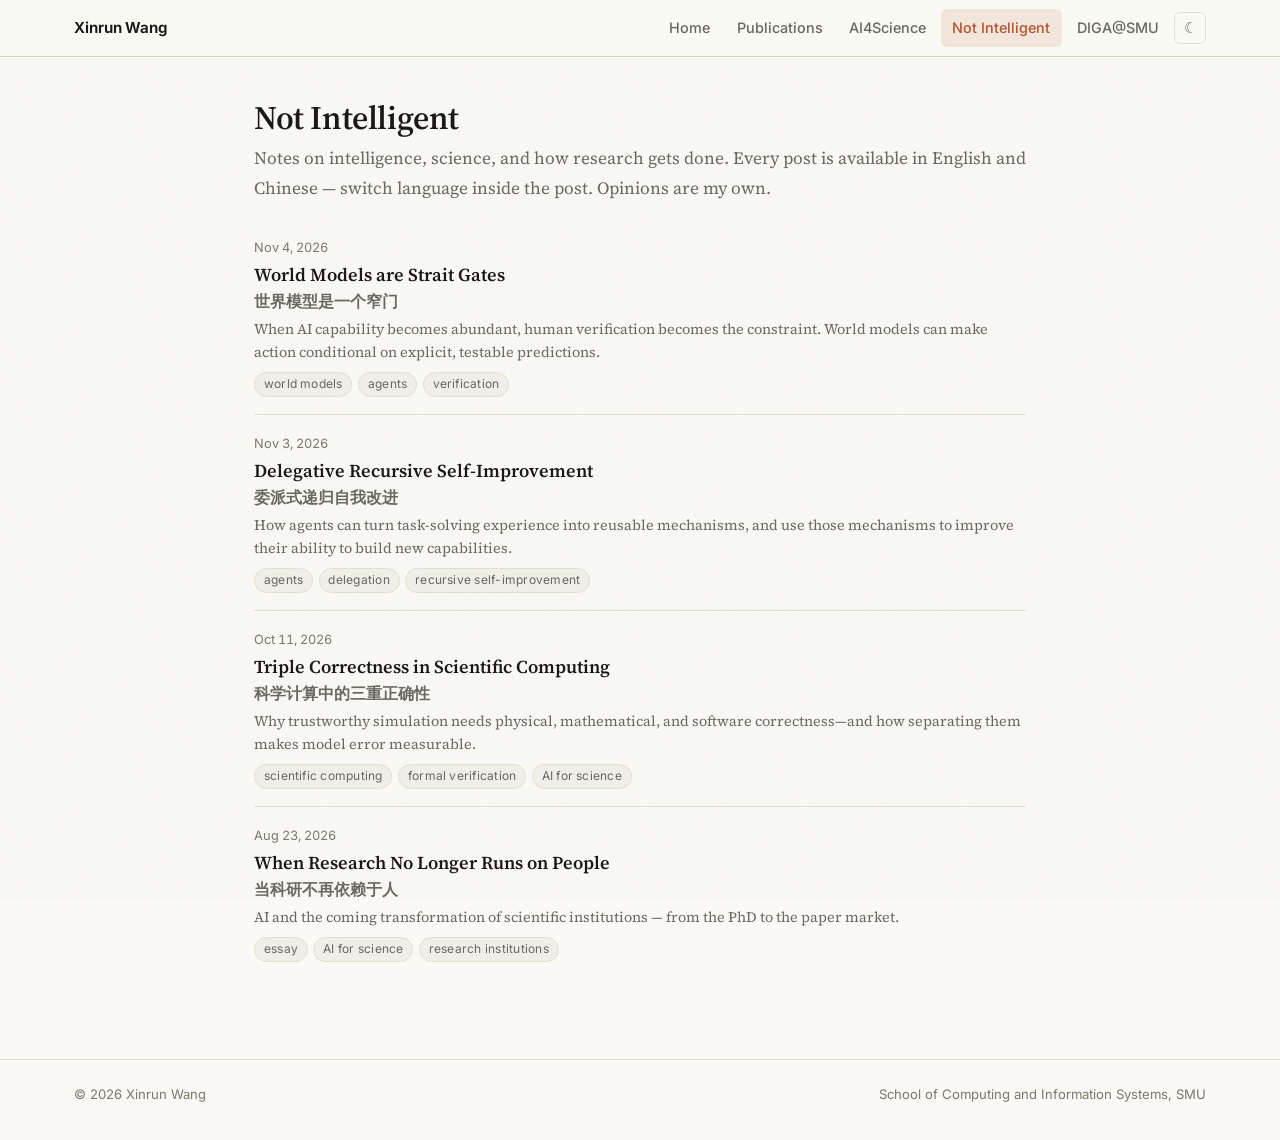
<file: blog.html>
<!DOCTYPE html>
<html data-theme="light" data-lang="en">
<head>
<meta charset="utf-8" />
<meta name="viewport" content="width=device-width, initial-scale=1" />
<title>Not Intelligent · Xinrun Wang</title>
<meta name="description" content="Not Intelligent — notes by Xinrun Wang on intelligence, science, and how research gets done." />
<link rel="preconnect" href="https://fonts.googleapis.com" />
<link rel="preconnect" href="https://fonts.gstatic.com" crossorigin />
<link rel="stylesheet" href="https://fonts.googleapis.com/css2?family=Inter:wght@400;500;600;700&amp;family=Source+Serif+4:ital,opsz,wght@0,8..60,400;0,8..60,600;0,8..60,700;1,8..60,400&amp;display=swap" />
<link rel="stylesheet" href="assets/css/style.css?v=20261001b" />
<script src="assets/js/main.js?v=20261001b"></script>
</head>
<body>

<div class="masthead">
  <div class="masthead__inner">
    <a class="site-title" href="index.html">Xinrun Wang</a>
    <button class="nav-toggle" id="nav-toggle" aria-label="Toggle navigation">☰</button>
    <ul class="nav-links" id="nav-links">
      <li><a href="index.html">Home</a></li>
      <li><a href="publications.html">Publications</a></li>
      <li><a href="ai4science.html">AI4Science</a></li>
      <li><a href="blog.html" class="is-active">Not Intelligent</a></li>
      <li><a href="lab.html">DIGA@SMU</a></li>
      <li><button class="theme-toggle" id="theme-toggle" aria-label="Toggle theme"><span id="theme-icon">☾</span></button></li>
    </ul>
  </div>
</div>

<div class="layout layout--reading">
  <main class="content">

    <h1>Not Intelligent</h1>
    <p class="lede">
      Notes on intelligence, science, and how research gets done.
      Every post is available in English and Chinese — switch language inside the post.
      Opinions are my own.
    </p>

    <!-- POSTS:START — newest first; each new post goes right below this line -->
    <ul class="post-list" id="post-list">

      <li>
        <span class="date">Nov 4, 2026</span>
        <a class="post-title" href="posts/2026-11-04-world-models-are-strait-gates.html#en">World Models are Strait Gates</a>
        <a class="post-title-zh" href="posts/2026-11-04-world-models-are-strait-gates.html#zh">世界模型是一个窄门</a>
        <span class="post-excerpt">When AI capability becomes abundant, human verification becomes the constraint. World models can make action conditional on explicit, testable predictions.</span>
        <ul class="tags"><li class="tag">world models</li><li class="tag">agents</li><li class="tag">verification</li></ul>
      </li>

      <li>
        <span class="date">Nov 3, 2026</span>
        <a class="post-title" href="posts/2026-11-03-when-to-delegate.html#en">Delegative Recursive Self-Improvement</a>
        <a class="post-title-zh" href="posts/2026-11-03-when-to-delegate.html#zh">委派式递归自我改进</a>
        <span class="post-excerpt">How agents can turn task-solving experience into reusable mechanisms, and use those mechanisms to improve their ability to build new capabilities.</span>
        <ul class="tags"><li class="tag">agents</li><li class="tag">delegation</li><li class="tag">recursive self-improvement</li></ul>
      </li>

      <li>
        <span class="date">Oct 11, 2026</span>
        <a class="post-title" href="posts/2026-10-11-triple-correctness-in-scientific-computing.html#en">Triple Correctness in Scientific Computing</a>
        <a class="post-title-zh" href="posts/2026-10-11-triple-correctness-in-scientific-computing.html#zh">科学计算中的三重正确性</a>
        <span class="post-excerpt">Why trustworthy simulation needs physical, mathematical, and software correctness—and how separating them makes model error measurable.</span>
        <ul class="tags"><li class="tag">scientific computing</li><li class="tag">formal verification</li><li class="tag">AI for science</li></ul>
      </li>

      <li>
        <span class="date">Aug 23, 2026</span>
        <a class="post-title" href="posts/2026-08-23-when-research-no-longer-runs-on-people.html#en">When Research No Longer Runs on People</a>
        <a class="post-title-zh" href="posts/2026-08-23-when-research-no-longer-runs-on-people.html#zh">当科研不再依赖于人</a>
        <span class="post-excerpt">AI and the coming transformation of scientific institutions — from the PhD to the paper market.</span>
        <ul class="tags"><li class="tag">essay</li><li class="tag">AI for science</li><li class="tag">research institutions</li></ul>
      </li>

    </ul>
    <!-- POSTS:END -->

  </main>
</div>

<footer class="site-footer">
  <div class="site-footer__inner">
    <span>&copy; 2026 Xinrun Wang</span>
    <span>School of Computing and Information Systems, SMU</span>
  </div>
</footer>

</body>
</html>
</file>
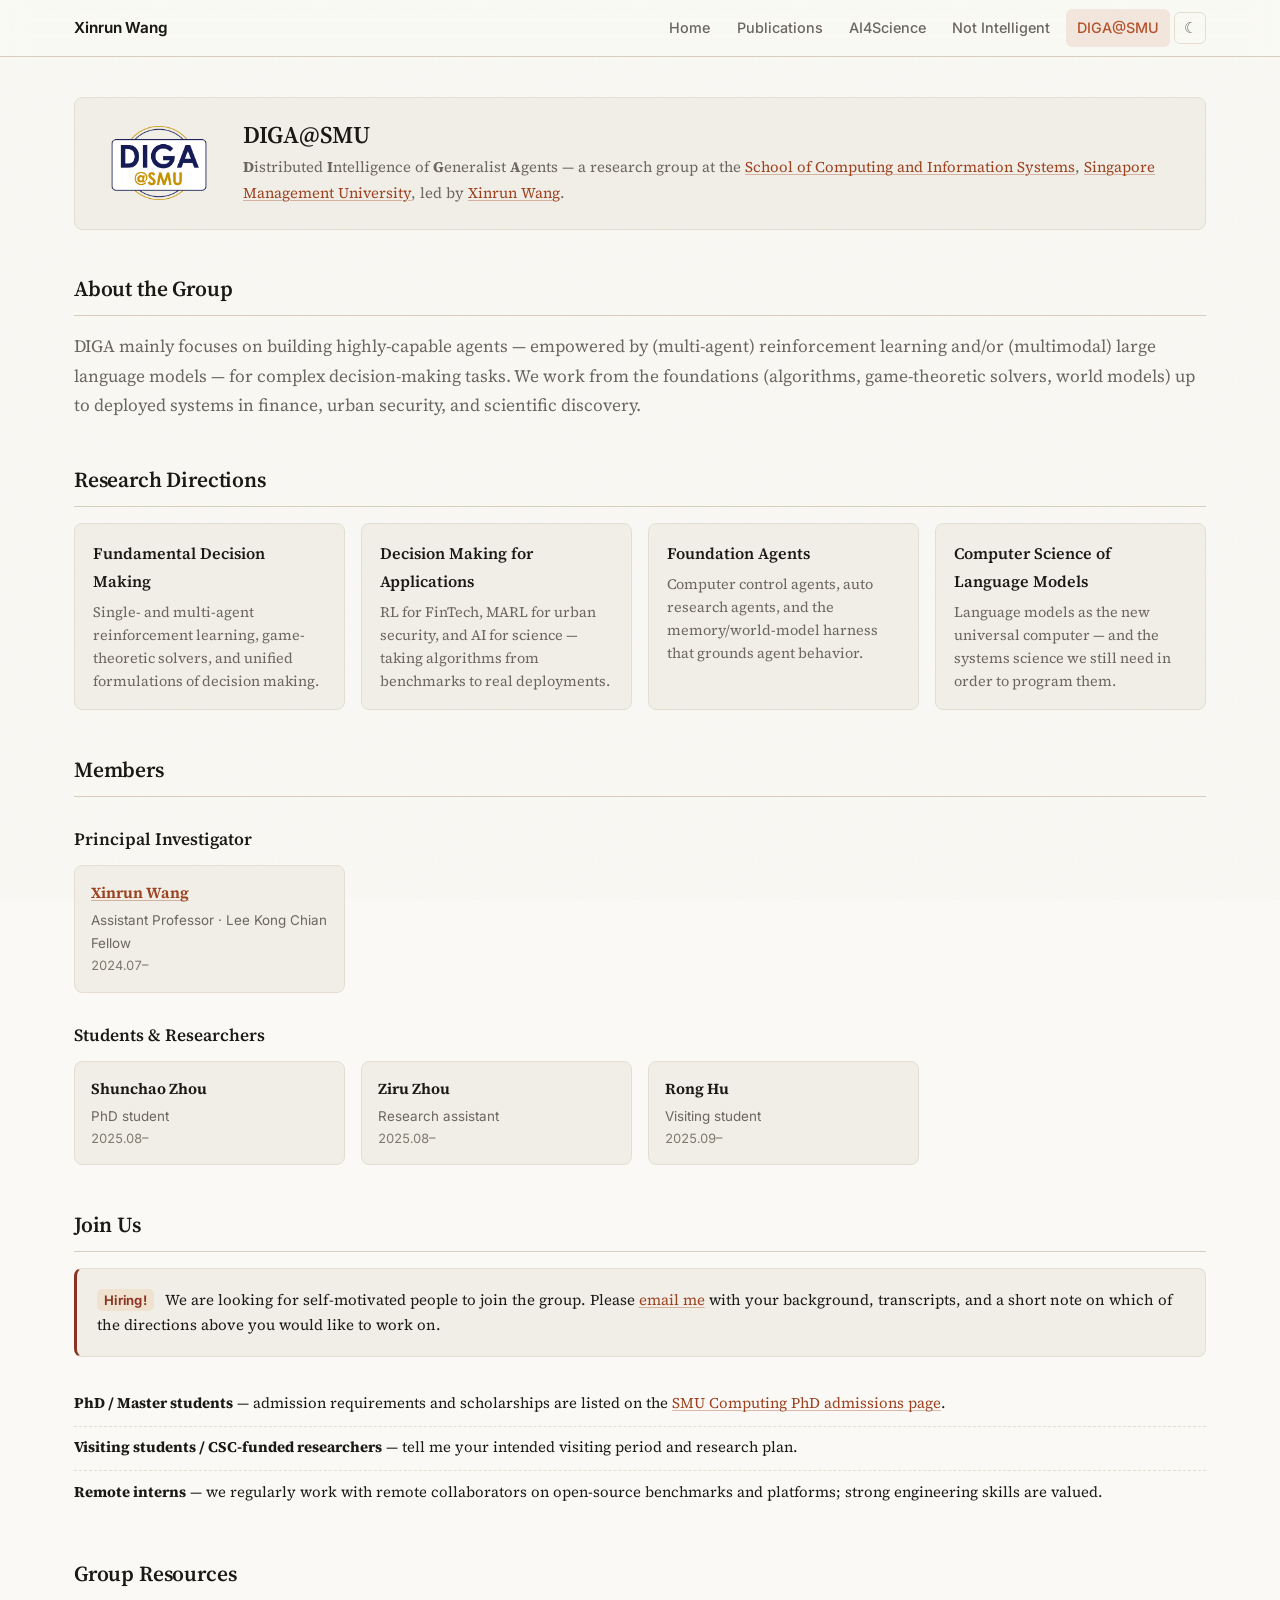
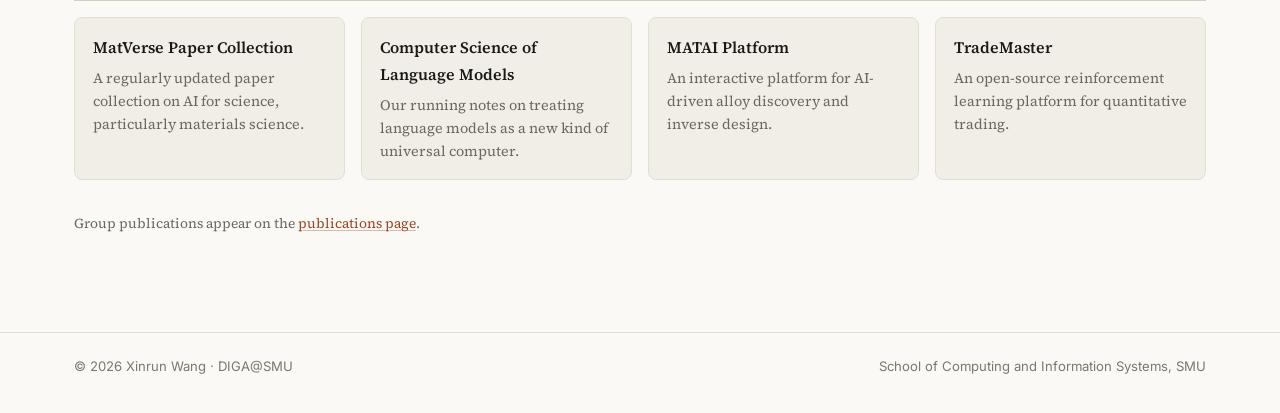
<file: lab.html>
<!DOCTYPE html>
<html lang="en" data-theme="light" data-lang="en">
<head>
<meta charset="utf-8" />
<meta name="viewport" content="width=device-width, initial-scale=1" />
<title>DIGA@SMU · Xinrun Wang</title>
<meta name="description" content="Distributed Intelligence of Generalist Agents (DIGA) research group at Singapore Management University, led by Xinrun Wang — members, research directions, and openings." />
<link rel="preconnect" href="https://fonts.googleapis.com" />
<link rel="preconnect" href="https://fonts.gstatic.com" crossorigin />
<link rel="stylesheet" href="https://fonts.googleapis.com/css2?family=Inter:wght@400;500;600;700&amp;family=Source+Serif+4:ital,opsz,wght@0,8..60,400;0,8..60,600;0,8..60,700;1,8..60,400&amp;display=swap" />
<link rel="stylesheet" href="assets/css/style.css?v=20261001b" />
<script src="assets/js/main.js?v=20261001b"></script>
</head>
<body>

<div class="masthead">
  <div class="masthead__inner">
    <a class="site-title" href="index.html">Xinrun Wang</a>
    <button class="nav-toggle" id="nav-toggle" aria-label="Toggle navigation">☰</button>
    <ul class="nav-links" id="nav-links">
      <li><a href="index.html">Home</a></li>
      <li><a href="publications.html">Publications</a></li>
      <li><a href="ai4science.html">AI4Science</a></li>
      <li><a href="blog.html">Not Intelligent</a></li>
      <li><a href="lab.html" class="is-active">DIGA@SMU</a></li>
      <li><button class="theme-toggle" id="theme-toggle" aria-label="Toggle theme"><span id="theme-icon">☾</span></button></li>
    </ul>
  </div>
</div>

<div class="layout layout--wide">
  <main class="content">

    <div class="lab-hero">
      <img src="picture/diga_logo.png" alt="DIGA research group logo" />
      <div>
        <h1>DIGA@SMU</h1>
        <p>
          <b>D</b>istributed <b>I</b>ntelligence of <b>G</b>eneralist <b>A</b>gents — a research group at the
          <a href="https://computing.smu.edu.sg/">School of Computing and Information Systems</a>,
          <a href="https://www.smu.edu.sg/">Singapore Management University</a>, led by
          <a href="index.html">Xinrun Wang</a>.
        </p>
      </div>
    </div>

    <h2 id="about">About the Group</h2>
    <p class="lede">
      DIGA mainly focuses on building highly-capable agents — empowered by (multi-agent) reinforcement
      learning and/or (multimodal) large language models — for complex decision-making tasks.
      We work from the foundations (algorithms, game-theoretic solvers, world models) up to
      deployed systems in finance, urban security, and scientific discovery.
    </p>

    <h2 id="directions">Research Directions</h2>
    <div class="card-grid">
      <div class="card">
        <h3>Fundamental Decision Making</h3>
        <p>Single- and multi-agent reinforcement learning, game-theoretic solvers, and unified
          formulations of decision making.</p>
      </div>
      <div class="card">
        <h3>Decision Making for Applications</h3>
        <p>RL for FinTech, MARL for urban security, and AI for science — taking algorithms from
          benchmarks to real deployments.</p>
      </div>
      <div class="card">
        <h3>Foundation Agents</h3>
        <p>Computer control agents, auto research agents, and the memory/world-model harness that
          grounds agent behavior.</p>
      </div>
      <div class="card">
        <h3>Computer Science of Language Models</h3>
        <p>Language models as the new universal computer — and the systems science we still need
          in order to program them.</p>
      </div>
    </div>

    <h2 id="members">Members</h2>
    <h3>Principal Investigator</h3>
    <ul class="people">
      <li class="person">
        <div class="person__name"><a href="index.html">Xinrun Wang</a></div>
        <div class="person__role">Assistant Professor · Lee Kong Chian Fellow</div>
        <div class="person__when">2024.07–</div>
      </li>
    </ul>

    <h3>Students &amp; Researchers</h3>
    <ul class="people">
      <li class="person">
        <div class="person__name">Shunchao Zhou</div>
        <div class="person__role">PhD student</div>
        <div class="person__when">2025.08–</div>
      </li>
      <li class="person">
        <div class="person__name">Ziru Zhou</div>
        <div class="person__role">Research assistant</div>
        <div class="person__when">2025.08–</div>
      </li>
      <li class="person">
        <div class="person__name">Rong Hu</div>
        <div class="person__role">Visiting student</div>
        <div class="person__when">2025.09–</div>
      </li>
    </ul>

    <h2 id="join">Join Us</h2>
    <div class="callout">
      <p>
        <span class="callout__tag">Hiring!</span>
        We are looking for self-motivated people to join the group. Please
        <a href="mailto:xrwang@smu.edu.sg">email me</a> with your background, transcripts, and a short note on
        which of the directions above you would like to work on.
      </p>
    </div>
    <ul class="plain-list">
      <li>
        <b>PhD / Master students</b> — admission requirements and scholarships are listed on the
        <a href="https://computing.smu.edu.sg/phd/admissions-fees-scholarships">SMU Computing PhD admissions page</a>.
      </li>
      <li>
        <b>Visiting students / CSC-funded researchers</b> — tell me your intended visiting period
        and research plan.
      </li>
      <li>
        <b>Remote interns</b> — we regularly work with remote collaborators on open-source benchmarks
        and platforms; strong engineering skills are valued.
      </li>
    </ul>

    <h2 id="resources">Group Resources</h2>
    <div class="card-grid">
      <a class="card" href="https://smu-diga.github.io/matverse_papers/">
        <h3>MatVerse Paper Collection</h3>
        <p>A regularly updated paper collection on AI for science, particularly materials science.</p>
      </a>
      <a class="card" href="https://smu-diga.github.io/cslm/">
        <h3>Computer Science of Language Models</h3>
        <p>Our running notes on treating language models as a new kind of universal computer.</p>
      </a>
      <a class="card" href="https://www.matai-sg.org/">
        <h3>MATAI Platform</h3>
        <p>An interactive platform for AI-driven alloy discovery and inverse design.</p>
      </a>
      <a class="card" href="https://github.com/TradeMaster-NTU/TradeMaster">
        <h3>TradeMaster</h3>
        <p>An open-source reinforcement learning platform for quantitative trading.</p>
      </a>
    </div>

    <p class="pub-note" style="margin-top:2rem;">
      Group publications appear on the <a href="publications.html">publications page</a>.
    </p>

  </main>
</div>

<footer class="site-footer">
  <div class="site-footer__inner">
    <span>&copy; 2026 Xinrun Wang · DIGA@SMU</span>
    <span>School of Computing and Information Systems, SMU</span>
  </div>
</footer>

</body>
</html>
</file>
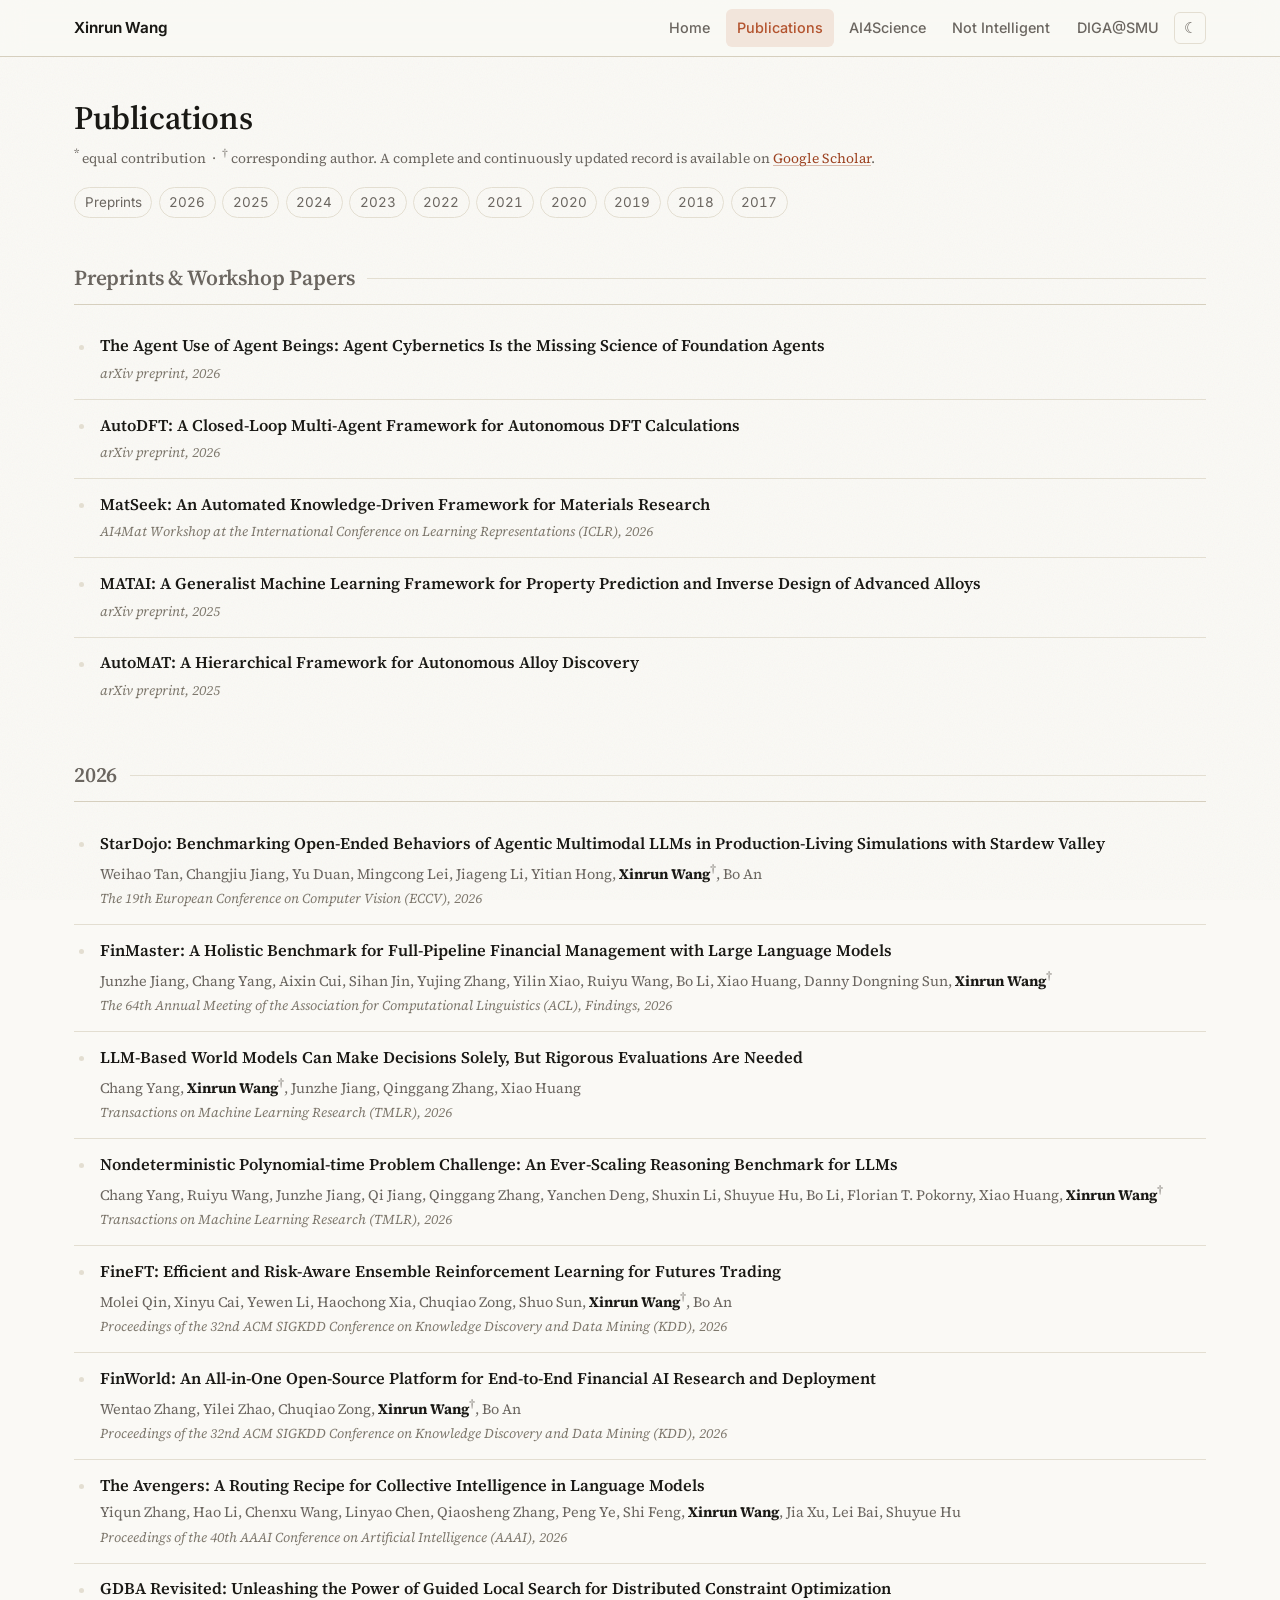
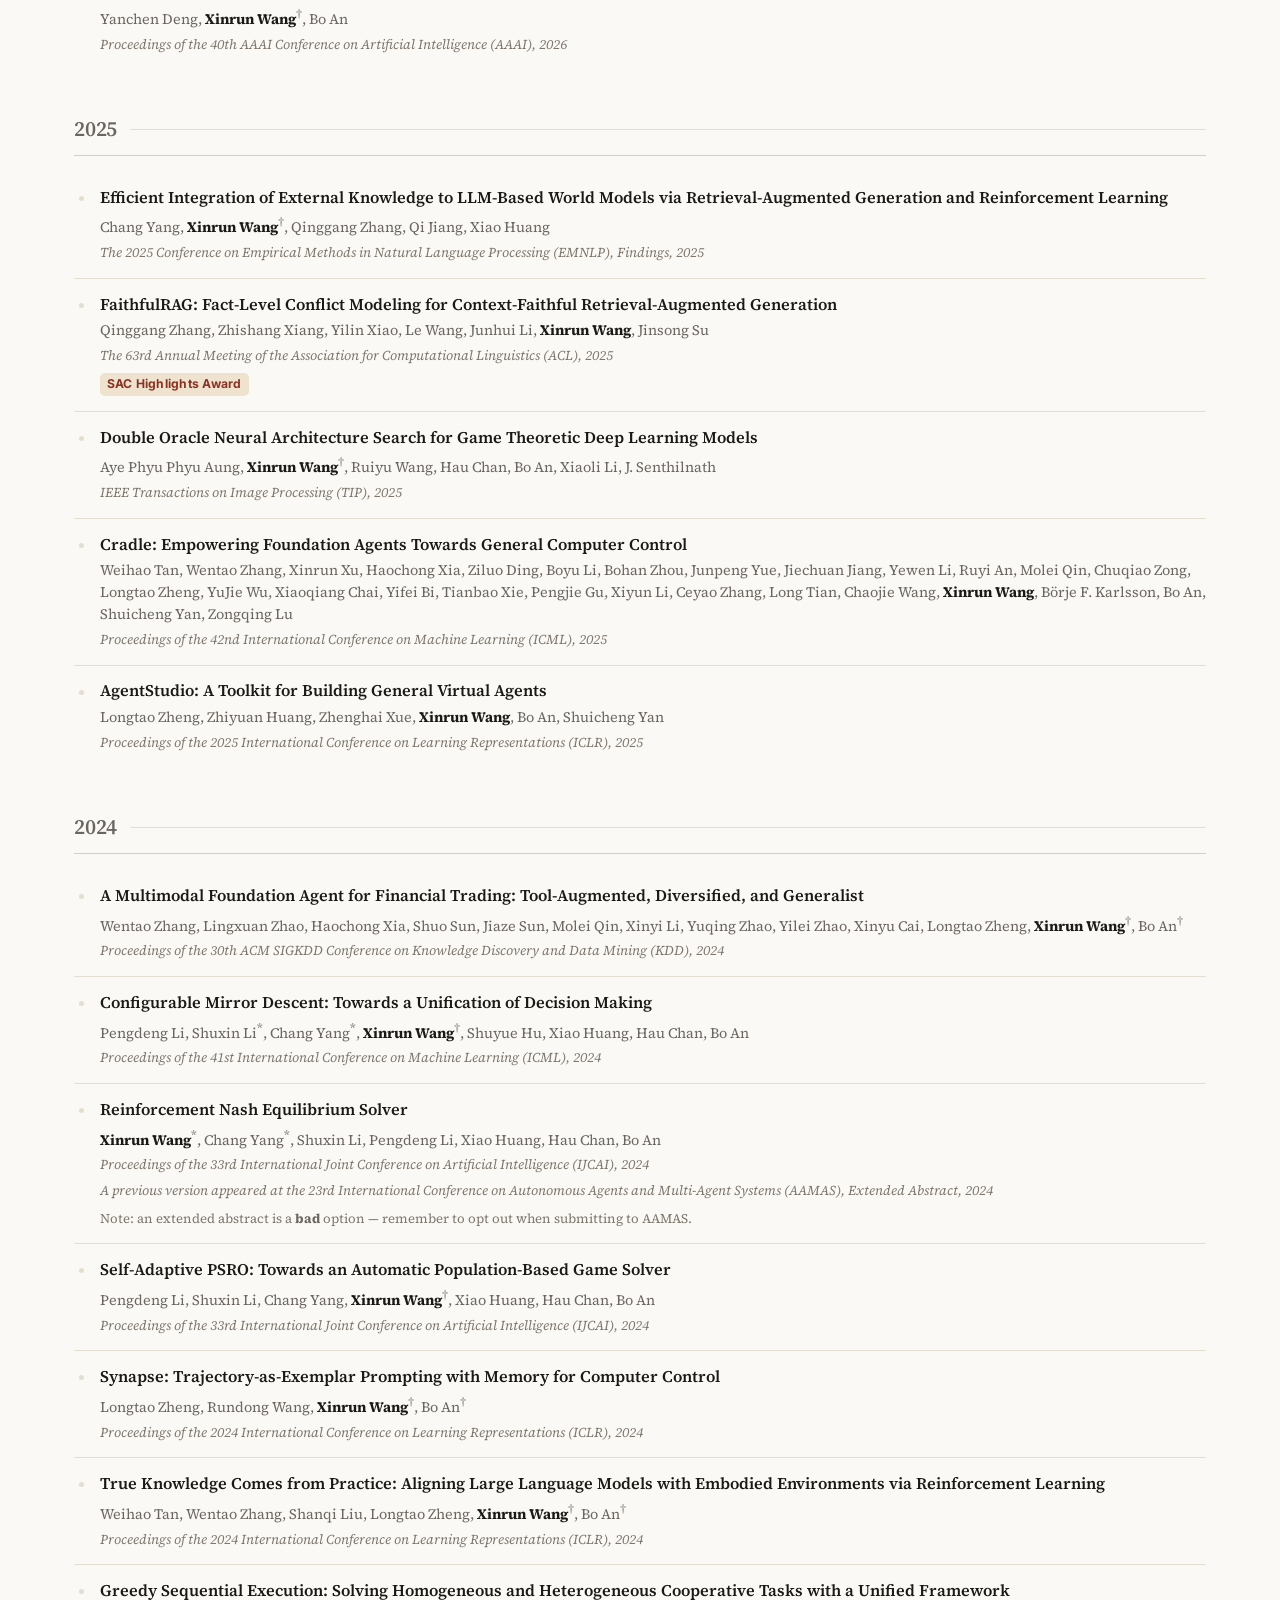
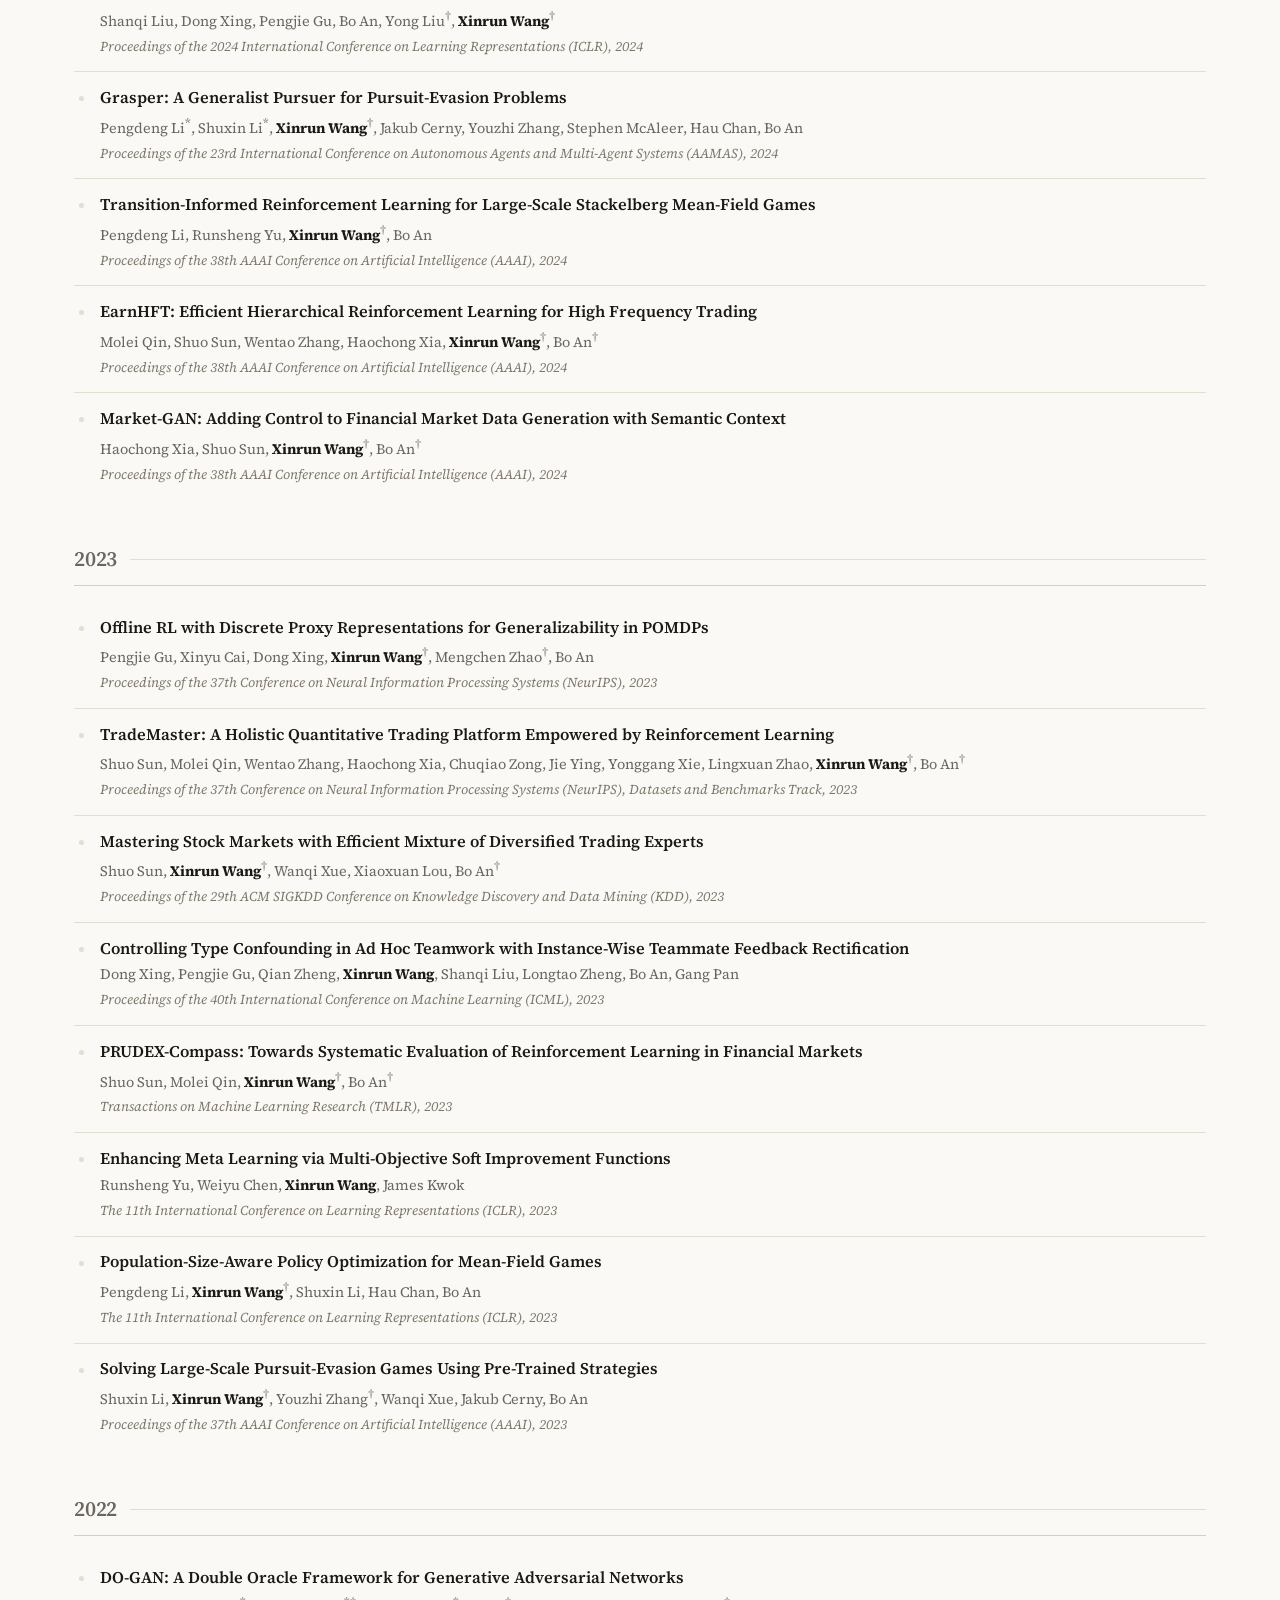
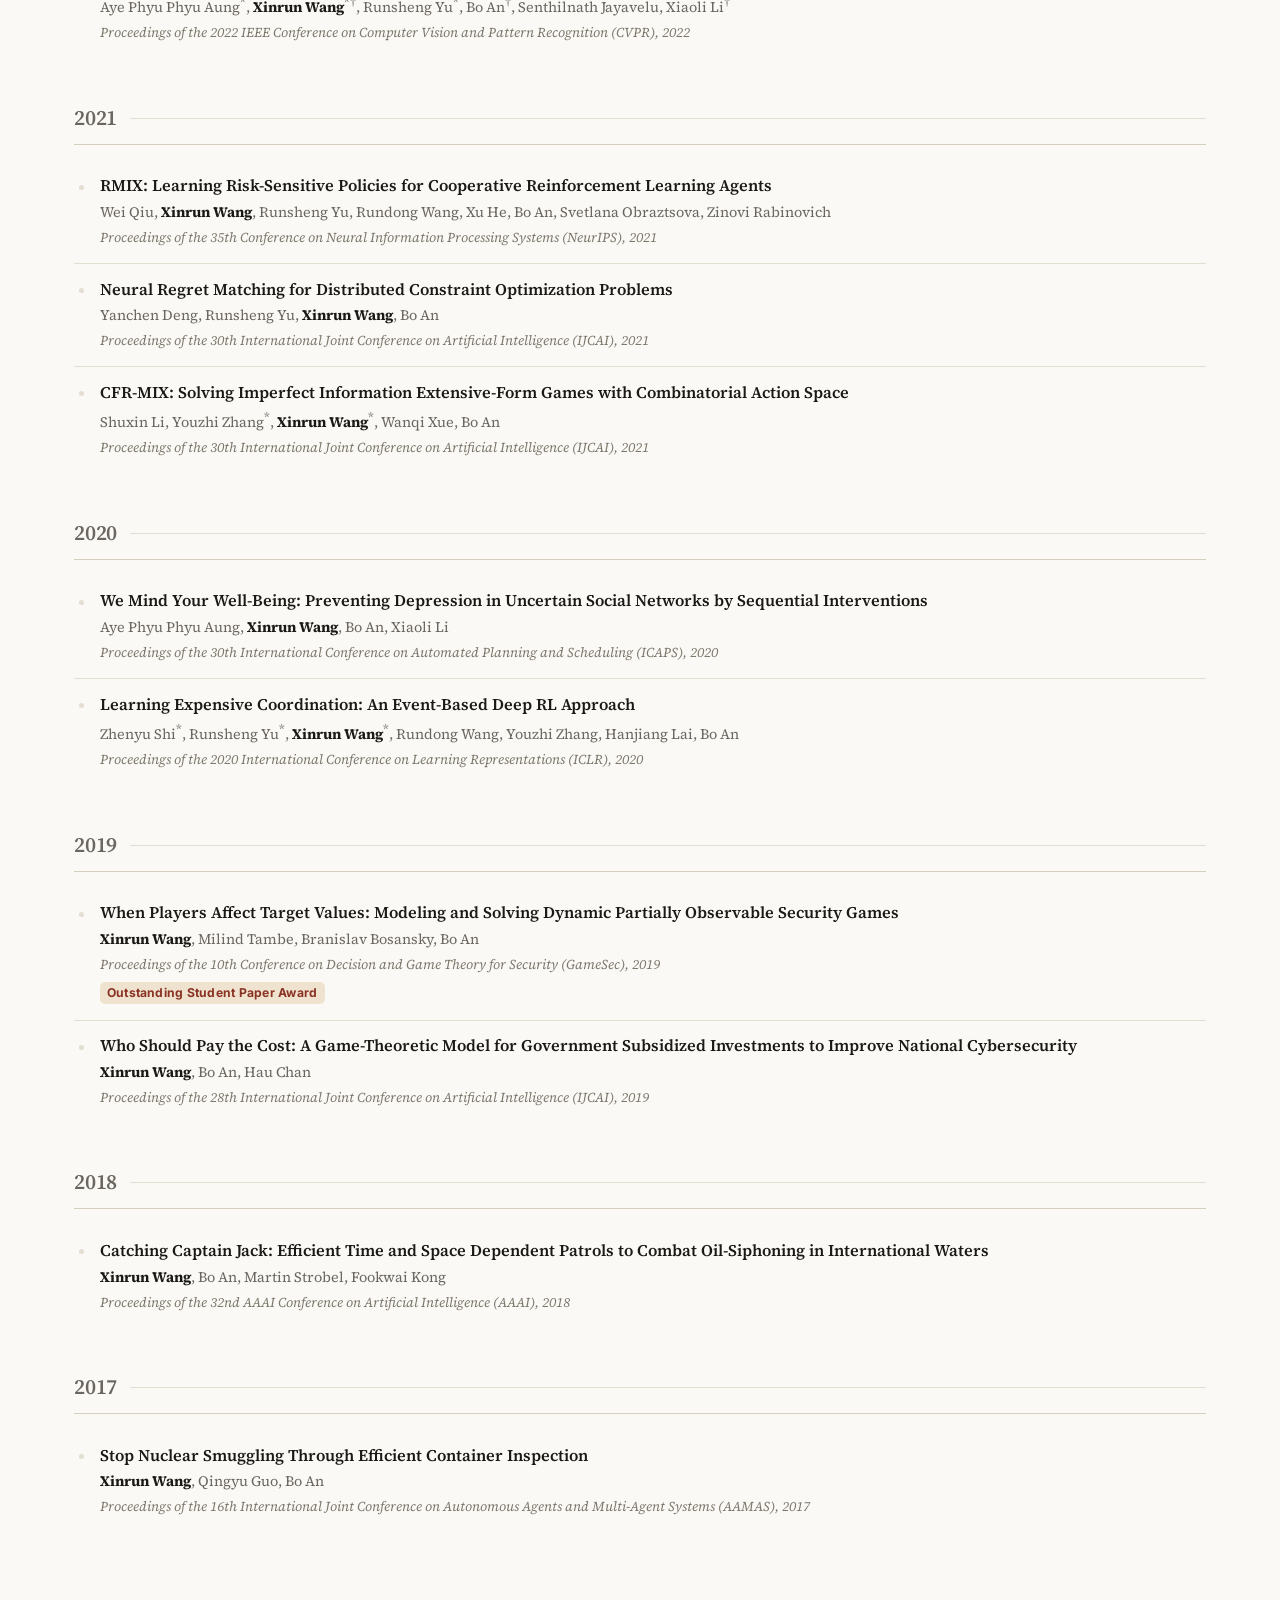
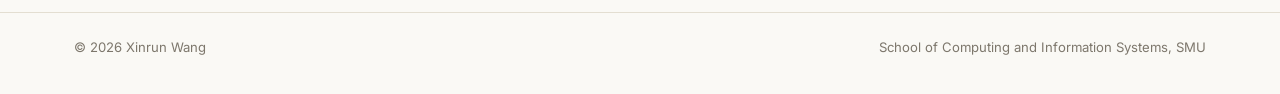
<file: publications.html>
<!DOCTYPE html>
<html lang="en" data-theme="light" data-lang="en">
<head>
<meta charset="utf-8" />
<meta name="viewport" content="width=device-width, initial-scale=1" />
<title>Publications · Xinrun Wang</title>
<meta name="description" content="Publications of Xinrun Wang — multi-agent reinforcement learning, foundation agents, computer science of language models, and AI for science." />
<link rel="preconnect" href="https://fonts.googleapis.com" />
<link rel="preconnect" href="https://fonts.gstatic.com" crossorigin />
<link rel="stylesheet" href="https://fonts.googleapis.com/css2?family=Inter:wght@400;500;600;700&amp;family=Source+Serif+4:ital,opsz,wght@0,8..60,400;0,8..60,600;0,8..60,700;1,8..60,400&amp;display=swap" />
<link rel="stylesheet" href="assets/css/style.css?v=20261001b" />
<script src="assets/js/main.js?v=20261001b"></script>
</head>
<body>

<div class="masthead">
  <div class="masthead__inner">
    <a class="site-title" href="index.html">Xinrun Wang</a>
    <button class="nav-toggle" id="nav-toggle" aria-label="Toggle navigation">☰</button>
    <ul class="nav-links" id="nav-links">
      <li><a href="index.html">Home</a></li>
      <li><a href="publications.html" class="is-active">Publications</a></li>
      <li><a href="ai4science.html">AI4Science</a></li>
      <li><a href="blog.html">Not Intelligent</a></li>
      <li><a href="lab.html">DIGA@SMU</a></li>
      <li><button class="theme-toggle" id="theme-toggle" aria-label="Toggle theme"><span id="theme-icon">☾</span></button></li>
    </ul>
  </div>
</div>

<div class="layout layout--wide">
  <main class="content">

    <h1>Publications</h1>
    <p class="pub-note">
      <sup>*</sup> equal contribution &nbsp;·&nbsp; <sup>&dagger;</sup> corresponding author.
      A complete and continuously updated record is available on
      <a href="https://scholar.google.com/citations?user=ROANfPUAAAAJ&amp;hl=en">Google Scholar</a>.
    </p>

    <ul class="year-nav">
      <li><a href="#preprints">Preprints</a></li>
      <li><a href="#y2026">2026</a></li>
      <li><a href="#y2025">2025</a></li>
      <li><a href="#y2024">2024</a></li>
      <li><a href="#y2023">2023</a></li>
      <li><a href="#y2022">2022</a></li>
      <li><a href="#y2021">2021</a></li>
      <li><a href="#y2020">2020</a></li>
      <li><a href="#y2019">2019</a></li>
      <li><a href="#y2018">2018</a></li>
      <li><a href="#y2017">2017</a></li>
    </ul>

    <!-- ============================================================ preprints -->
    <h2 class="year-head" id="preprints">Preprints &amp; Workshop Papers</h2>
    <ul class="pubs">
      <li>
        <a class="pub-title" href="https://arxiv.org/abs/2605.10754">The Agent Use of Agent Beings: Agent Cybernetics Is the Missing Science of Foundation Agents</a>
        <span class="pub-venue">arXiv preprint, 2026</span>
      </li>
      <li>
        <a class="pub-title" href="https://arxiv.org/abs/2605.26179">AutoDFT: A Closed-Loop Multi-Agent Framework for Autonomous DFT Calculations</a>
        <span class="pub-venue">arXiv preprint, 2026</span>
      </li>
      <li>
        <a class="pub-title" href="https://openreview.net/forum?id=Tc2vIWAfy4">MatSeek: An Automated Knowledge-Driven Framework for Materials Research</a>
        <span class="pub-venue">AI4Mat Workshop at the International Conference on Learning Representations (ICLR), 2026</span>
      </li>
      <li>
        <a class="pub-title" href="https://arxiv.org/abs/2511.10108">MATAI: A Generalist Machine Learning Framework for Property Prediction and Inverse Design of Advanced Alloys</a>
        <span class="pub-venue">arXiv preprint, 2025</span>
      </li>
      <li>
        <a class="pub-title" href="https://arxiv.org/abs/2507.16005">AutoMAT: A Hierarchical Framework for Autonomous Alloy Discovery</a>
        <span class="pub-venue">arXiv preprint, 2025</span>
      </li>
    </ul>

    <!-- ================================================================= 2026 -->
    <h2 class="year-head" id="y2026">2026</h2>
    <ul class="pubs">
      <li>
        <a class="pub-title" href="https://arxiv.org/abs/2505.13533">StarDojo: Benchmarking Open-Ended Behaviors of Agentic Multimodal LLMs in Production-Living Simulations with Stardew Valley</a>
        <span class="pub-authors">Weihao Tan, Changjiu Jiang, Yu Duan, Mingcong Lei, Jiageng Li, Yitian Hong, <b>Xinrun Wang</b><sup>&dagger;</sup>, Bo An</span>
        <span class="pub-venue">The 19th European Conference on Computer Vision (ECCV), 2026</span>
      </li>
      <li>
        <a class="pub-title" href="https://arxiv.org/abs/2505.13533">FinMaster: A Holistic Benchmark for Full-Pipeline Financial Management with Large Language Models</a>
        <span class="pub-authors">Junzhe Jiang, Chang Yang, Aixin Cui, Sihan Jin, Yujing Zhang, Yilin Xiao, Ruiyu Wang, Bo Li, Xiao Huang, Danny Dongning Sun, <b>Xinrun Wang</b><sup>&dagger;</sup></span>
        <span class="pub-venue">The 64th Annual Meeting of the Association for Computational Linguistics (ACL), Findings, 2026</span>
      </li>
      <li>
        <a class="pub-title" href="https://openreview.net/forum?id=XmYCERErcD">LLM-Based World Models Can Make Decisions Solely, But Rigorous Evaluations Are Needed</a>
        <span class="pub-authors">Chang Yang, <b>Xinrun Wang</b><sup>&dagger;</sup>, Junzhe Jiang, Qinggang Zhang, Xiao Huang</span>
        <span class="pub-venue">Transactions on Machine Learning Research (TMLR), 2026</span>
      </li>
      <li>
        <a class="pub-title" href="https://openreview.net/forum?id=Xb6d5lGLb2">Nondeterministic Polynomial-time Problem Challenge: An Ever-Scaling Reasoning Benchmark for LLMs</a>
        <span class="pub-authors">Chang Yang, Ruiyu Wang, Junzhe Jiang, Qi Jiang, Qinggang Zhang, Yanchen Deng, Shuxin Li, Shuyue Hu, Bo Li, Florian T. Pokorny, Xiao Huang, <b>Xinrun Wang</b><sup>&dagger;</sup></span>
        <span class="pub-venue">Transactions on Machine Learning Research (TMLR), 2026</span>
      </li>
      <li>
        <a class="pub-title" href="https://arxiv.org/abs/2512.23773">FineFT: Efficient and Risk-Aware Ensemble Reinforcement Learning for Futures Trading</a>
        <span class="pub-authors">Molei Qin, Xinyu Cai, Yewen Li, Haochong Xia, Chuqiao Zong, Shuo Sun, <b>Xinrun Wang</b><sup>&dagger;</sup>, Bo An</span>
        <span class="pub-venue">Proceedings of the 32nd ACM SIGKDD Conference on Knowledge Discovery and Data Mining (KDD), 2026</span>
      </li>
      <li>
        <a class="pub-title" href="https://arxiv.org/abs/2508.02292">FinWorld: An All-in-One Open-Source Platform for End-to-End Financial AI Research and Deployment</a>
        <span class="pub-authors">Wentao Zhang, Yilei Zhao, Chuqiao Zong, <b>Xinrun Wang</b><sup>&dagger;</sup>, Bo An</span>
        <span class="pub-venue">Proceedings of the 32nd ACM SIGKDD Conference on Knowledge Discovery and Data Mining (KDD), 2026</span>
      </li>
      <li>
        <a class="pub-title" href="https://arxiv.org/abs/2505.19797">The Avengers: A Routing Recipe for Collective Intelligence in Language Models</a>
        <span class="pub-authors">Yiqun Zhang, Hao Li, Chenxu Wang, Linyao Chen, Qiaosheng Zhang, Peng Ye, Shi Feng, <b>Xinrun Wang</b>, Jia Xu, Lei Bai, Shuyue Hu</span>
        <span class="pub-venue">Proceedings of the 40th AAAI Conference on Artificial Intelligence (AAAI), 2026</span>
      </li>
      <li>
        <a class="pub-title" href="https://arxiv.org/abs/2508.06899">GDBA Revisited: Unleashing the Power of Guided Local Search for Distributed Constraint Optimization</a>
        <span class="pub-authors">Yanchen Deng, <b>Xinrun Wang</b><sup>&dagger;</sup>, Bo An</span>
        <span class="pub-venue">Proceedings of the 40th AAAI Conference on Artificial Intelligence (AAAI), 2026</span>
      </li>
    </ul>

    <!-- ================================================================= 2025 -->
    <h2 class="year-head" id="y2025">2025</h2>
    <ul class="pubs">
      <li>
        <a class="pub-title" href="https://aclanthology.org/2025.findings-emnlp.504/">Efficient Integration of External Knowledge to LLM-Based World Models via Retrieval-Augmented Generation and Reinforcement Learning</a>
        <span class="pub-authors">Chang Yang, <b>Xinrun Wang</b><sup>&dagger;</sup>, Qinggang Zhang, Qi Jiang, Xiao Huang</span>
        <span class="pub-venue">The 2025 Conference on Empirical Methods in Natural Language Processing (EMNLP), Findings, 2025</span>
      </li>
      <li>
        <a class="pub-title" href="https://aclanthology.org/2025.acl-long.1062/">FaithfulRAG: Fact-Level Conflict Modeling for Context-Faithful Retrieval-Augmented Generation</a>
        <span class="pub-authors">Qinggang Zhang, Zhishang Xiang, Yilin Xiao, Le Wang, Junhui Li, <b>Xinrun Wang</b>, Jinsong Su</span>
        <span class="pub-venue">The 63rd Annual Meeting of the Association for Computational Linguistics (ACL), 2025</span>
        <span class="badge">SAC Highlights Award</span>
      </li>
      <li>
        <a class="pub-title" href="https://dl.acm.org/doi/10.1109/TIP.2025.3558420">Double Oracle Neural Architecture Search for Game Theoretic Deep Learning Models</a>
        <span class="pub-authors">Aye Phyu Phyu Aung, <b>Xinrun Wang</b><sup>&dagger;</sup>, Ruiyu Wang, Hau Chan, Bo An, Xiaoli Li, J. Senthilnath</span>
        <span class="pub-venue">IEEE Transactions on Image Processing (TIP), 2025</span>
      </li>
      <li>
        <a class="pub-title" href="https://openreview.net/forum?id=6CAgbrjHTc&amp;noteId=qnFSjox66c">Cradle: Empowering Foundation Agents Towards General Computer Control</a>
        <span class="pub-authors">Weihao Tan, Wentao Zhang, Xinrun Xu, Haochong Xia, Ziluo Ding, Boyu Li, Bohan Zhou, Junpeng Yue, Jiechuan Jiang, Yewen Li, Ruyi An, Molei Qin, Chuqiao Zong, Longtao Zheng, YuJie Wu, Xiaoqiang Chai, Yifei Bi, Tianbao Xie, Pengjie Gu, Xiyun Li, Ceyao Zhang, Long Tian, Chaojie Wang, <b>Xinrun Wang</b>, Börje F. Karlsson, Bo An, Shuicheng Yan, Zongqing Lu</span>
        <span class="pub-venue">Proceedings of the 42nd International Conference on Machine Learning (ICML), 2025</span>
      </li>
      <li>
        <a class="pub-title" href="https://openreview.net/forum?id=axUf8BOjnH">AgentStudio: A Toolkit for Building General Virtual Agents</a>
        <span class="pub-authors">Longtao Zheng, Zhiyuan Huang, Zhenghai Xue, <b>Xinrun Wang</b>, Bo An, Shuicheng Yan</span>
        <span class="pub-venue">Proceedings of the 2025 International Conference on Learning Representations (ICLR), 2025</span>
      </li>
    </ul>

    <!-- ================================================================= 2024 -->
    <h2 class="year-head" id="y2024">2024</h2>
    <ul class="pubs">
      <li>
        <a class="pub-title" href="https://arxiv.org/abs/2402.18485">A Multimodal Foundation Agent for Financial Trading: Tool-Augmented, Diversified, and Generalist</a>
        <span class="pub-authors">Wentao Zhang, Lingxuan Zhao, Haochong Xia, Shuo Sun, Jiaze Sun, Molei Qin, Xinyi Li, Yuqing Zhao, Yilei Zhao, Xinyu Cai, Longtao Zheng, <b>Xinrun Wang</b><sup>&dagger;</sup>, Bo An<sup>&dagger;</sup></span>
        <span class="pub-venue">Proceedings of the 30th ACM SIGKDD Conference on Knowledge Discovery and Data Mining (KDD), 2024</span>
      </li>
      <li>
        <a class="pub-title" href="https://arxiv.org/abs/2405.11746">Configurable Mirror Descent: Towards a Unification of Decision Making</a>
        <span class="pub-authors">Pengdeng Li, Shuxin Li<sup>*</sup>, Chang Yang<sup>*</sup>, <b>Xinrun Wang</b><sup>&dagger;</sup>, Shuyue Hu, Xiao Huang, Hau Chan, Bo An</span>
        <span class="pub-venue">Proceedings of the 41st International Conference on Machine Learning (ICML), 2024</span>
      </li>
      <li>
        <a class="pub-title" href="https://www.ijcai.org/proceedings/2024/30">Reinforcement Nash Equilibrium Solver</a>
        <span class="pub-authors"><b>Xinrun Wang</b><sup>*</sup>, Chang Yang<sup>*</sup>, Shuxin Li, Pengdeng Li, Xiao Huang, Hau Chan, Bo An</span>
        <span class="pub-venue">Proceedings of the 33rd International Joint Conference on Artificial Intelligence (IJCAI), 2024</span>
        <span class="pub-venue">A previous version appeared at the 23rd International Conference on Autonomous Agents and Multi-Agent Systems (AAMAS), Extended Abstract, 2024</span>
        <span class="pub-remark">Note: an extended abstract is a <b>bad</b> option — remember to opt out when submitting to AAMAS.</span>
      </li>
      <li>
        <a class="pub-title" href="https://arxiv.org/abs/2404.11144">Self-Adaptive PSRO: Towards an Automatic Population-Based Game Solver</a>
        <span class="pub-authors">Pengdeng Li, Shuxin Li, Chang Yang, <b>Xinrun Wang</b><sup>&dagger;</sup>, Xiao Huang, Hau Chan, Bo An</span>
        <span class="pub-venue">Proceedings of the 33rd International Joint Conference on Artificial Intelligence (IJCAI), 2024</span>
      </li>
      <li>
        <a class="pub-title" href="https://openreview.net/forum?id=Pc8AU1aF5e">Synapse: Trajectory-as-Exemplar Prompting with Memory for Computer Control</a>
        <span class="pub-authors">Longtao Zheng, Rundong Wang, <b>Xinrun Wang</b><sup>&dagger;</sup>, Bo An<sup>&dagger;</sup></span>
        <span class="pub-venue">Proceedings of the 2024 International Conference on Learning Representations (ICLR), 2024</span>
      </li>
      <li>
        <a class="pub-title" href="https://openreview.net/forum?id=hILVmJ4Uvu">True Knowledge Comes from Practice: Aligning Large Language Models with Embodied Environments via Reinforcement Learning</a>
        <span class="pub-authors">Weihao Tan, Wentao Zhang, Shanqi Liu, Longtao Zheng, <b>Xinrun Wang</b><sup>&dagger;</sup>, Bo An<sup>&dagger;</sup></span>
        <span class="pub-venue">Proceedings of the 2024 International Conference on Learning Representations (ICLR), 2024</span>
      </li>
      <li>
        <a class="pub-title" href="https://openreview.net/forum?id=hB2hXtxIPH">Greedy Sequential Execution: Solving Homogeneous and Heterogeneous Cooperative Tasks with a Unified Framework</a>
        <span class="pub-authors">Shanqi Liu, Dong Xing, Pengjie Gu, Bo An, Yong Liu<sup>&dagger;</sup>, <b>Xinrun Wang</b><sup>&dagger;</sup></span>
        <span class="pub-venue">Proceedings of the 2024 International Conference on Learning Representations (ICLR), 2024</span>
      </li>
      <li>
        <a class="pub-title" href="https://arxiv.org/abs/2404.12626">Grasper: A Generalist Pursuer for Pursuit-Evasion Problems</a>
        <span class="pub-authors">Pengdeng Li<sup>*</sup>, Shuxin Li<sup>*</sup>, <b>Xinrun Wang</b><sup>&dagger;</sup>, Jakub Cerny, Youzhi Zhang, Stephen McAleer, Hau Chan, Bo An</span>
        <span class="pub-venue">Proceedings of the 23rd International Conference on Autonomous Agents and Multi-Agent Systems (AAMAS), 2024</span>
      </li>
      <li>
        <a class="pub-title" href="https://ojs.aaai.org/index.php/AAAI/article/view/29696">Transition-Informed Reinforcement Learning for Large-Scale Stackelberg Mean-Field Games</a>
        <span class="pub-authors">Pengdeng Li, Runsheng Yu, <b>Xinrun Wang</b><sup>&dagger;</sup>, Bo An</span>
        <span class="pub-venue">Proceedings of the 38th AAAI Conference on Artificial Intelligence (AAAI), 2024</span>
      </li>
      <li>
        <a class="pub-title" href="https://arxiv.org/abs/2309.12891">EarnHFT: Efficient Hierarchical Reinforcement Learning for High Frequency Trading</a>
        <span class="pub-authors">Molei Qin, Shuo Sun, Wentao Zhang, Haochong Xia, <b>Xinrun Wang</b><sup>&dagger;</sup>, Bo An<sup>&dagger;</sup></span>
        <span class="pub-venue">Proceedings of the 38th AAAI Conference on Artificial Intelligence (AAAI), 2024</span>
      </li>
      <li>
        <span class="pub-title">Market-GAN: Adding Control to Financial Market Data Generation with Semantic Context</span>
        <span class="pub-authors">Haochong Xia, Shuo Sun, <b>Xinrun Wang</b><sup>&dagger;</sup>, Bo An<sup>&dagger;</sup></span>
        <span class="pub-venue">Proceedings of the 38th AAAI Conference on Artificial Intelligence (AAAI), 2024</span>
      </li>
    </ul>

    <!-- ================================================================= 2023 -->
    <h2 class="year-head" id="y2023">2023</h2>
    <ul class="pubs">
      <li>
        <a class="pub-title" href="https://openreview.net/forum?id=tJN664ZNVG">Offline RL with Discrete Proxy Representations for Generalizability in POMDPs</a>
        <span class="pub-authors">Pengjie Gu, Xinyu Cai, Dong Xing, <b>Xinrun Wang</b><sup>&dagger;</sup>, Mengchen Zhao<sup>&dagger;</sup>, Bo An</span>
        <span class="pub-venue">Proceedings of the 37th Conference on Neural Information Processing Systems (NeurIPS), 2023</span>
      </li>
      <li>
        <a class="pub-title" href="https://openreview.net/forum?id=l7Ggnzaws5">TradeMaster: A Holistic Quantitative Trading Platform Empowered by Reinforcement Learning</a>
        <span class="pub-authors">Shuo Sun, Molei Qin, Wentao Zhang, Haochong Xia, Chuqiao Zong, Jie Ying, Yonggang Xie, Lingxuan Zhao, <b>Xinrun Wang</b><sup>&dagger;</sup>, Bo An<sup>&dagger;</sup></span>
        <span class="pub-venue">Proceedings of the 37th Conference on Neural Information Processing Systems (NeurIPS), Datasets and Benchmarks Track, 2023</span>
      </li>
      <li>
        <a class="pub-title" href="https://dl.acm.org/doi/10.1145/3580305.3599424">Mastering Stock Markets with Efficient Mixture of Diversified Trading Experts</a>
        <span class="pub-authors">Shuo Sun, <b>Xinrun Wang</b><sup>&dagger;</sup>, Wanqi Xue, Xiaoxuan Lou, Bo An<sup>&dagger;</sup></span>
        <span class="pub-venue">Proceedings of the 29th ACM SIGKDD Conference on Knowledge Discovery and Data Mining (KDD), 2023</span>
      </li>
      <li>
        <a class="pub-title" href="https://openreview.net/forum?id=OuNhPgThxP">Controlling Type Confounding in Ad Hoc Teamwork with Instance-Wise Teammate Feedback Rectification</a>
        <span class="pub-authors">Dong Xing, Pengjie Gu, Qian Zheng, <b>Xinrun Wang</b>, Shanqi Liu, Longtao Zheng, Bo An, Gang Pan</span>
        <span class="pub-venue">Proceedings of the 40th International Conference on Machine Learning (ICML), 2023</span>
      </li>
      <li>
        <a class="pub-title" href="https://openreview.net/forum?id=JjbsIYOuNi">PRUDEX-Compass: Towards Systematic Evaluation of Reinforcement Learning in Financial Markets</a>
        <span class="pub-authors">Shuo Sun, Molei Qin, <b>Xinrun Wang</b><sup>&dagger;</sup>, Bo An<sup>&dagger;</sup></span>
        <span class="pub-venue">Transactions on Machine Learning Research (TMLR), 2023</span>
      </li>
      <li>
        <a class="pub-title" href="https://openreview.net/forum?id=hCmjBJeGXcu">Enhancing Meta Learning via Multi-Objective Soft Improvement Functions</a>
        <span class="pub-authors">Runsheng Yu, Weiyu Chen, <b>Xinrun Wang</b>, James Kwok</span>
        <span class="pub-venue">The 11th International Conference on Learning Representations (ICLR), 2023</span>
      </li>
      <li>
        <a class="pub-title" href="https://openreview.net/forum?id=fB4V-2QvCEm">Population-Size-Aware Policy Optimization for Mean-Field Games</a>
        <span class="pub-authors">Pengdeng Li, <b>Xinrun Wang</b><sup>&dagger;</sup>, Shuxin Li, Hau Chan, Bo An</span>
        <span class="pub-venue">The 11th International Conference on Learning Representations (ICLR), 2023</span>
      </li>
      <li>
        <a class="pub-title" href="https://personal.ntu.edu.sg/boan/papers/AAAI23-PSRO.pdf">Solving Large-Scale Pursuit-Evasion Games Using Pre-Trained Strategies</a>
        <span class="pub-authors">Shuxin Li, <b>Xinrun Wang</b><sup>&dagger;</sup>, Youzhi Zhang<sup>&dagger;</sup>, Wanqi Xue, Jakub Cerny, Bo An</span>
        <span class="pub-venue">Proceedings of the 37th AAAI Conference on Artificial Intelligence (AAAI), 2023</span>
      </li>
    </ul>

    <!-- ================================================================= 2022 -->
    <h2 class="year-head" id="y2022">2022</h2>
    <ul class="pubs">
      <li>
        <a class="pub-title" href="https://openaccess.thecvf.com/content/CVPR2022/html/Aung_DO-GAN_A_Double_Oracle_Framework_for_Generative_Adversarial_Networks_CVPR_2022_paper.html">DO-GAN: A Double Oracle Framework for Generative Adversarial Networks</a>
        <span class="pub-authors">Aye Phyu Phyu Aung<sup>*</sup>, <b>Xinrun Wang</b><sup>*&dagger;</sup>, Runsheng Yu<sup>*</sup>, Bo An<sup>&dagger;</sup>, Senthilnath Jayavelu, Xiaoli Li<sup>&dagger;</sup></span>
        <span class="pub-venue">Proceedings of the 2022 IEEE Conference on Computer Vision and Pattern Recognition (CVPR), 2022</span>
      </li>
    </ul>

    <!-- ================================================================= 2021 -->
    <h2 class="year-head" id="y2021">2021</h2>
    <ul class="pubs">
      <li>
        <a class="pub-title" href="https://proceedings.neurips.cc/paper/2021/hash/c2626d850c80ea07e7511bbae4c76f4b-Abstract.html">RMIX: Learning Risk-Sensitive Policies for Cooperative Reinforcement Learning Agents</a>
        <span class="pub-authors">Wei Qiu, <b>Xinrun Wang</b>, Runsheng Yu, Rundong Wang, Xu He, Bo An, Svetlana Obraztsova, Zinovi Rabinovich</span>
        <span class="pub-venue">Proceedings of the 35th Conference on Neural Information Processing Systems (NeurIPS), 2021</span>
      </li>
      <li>
        <a class="pub-title" href="https://www.ijcai.org/proceedings/2021/0021.pdf">Neural Regret Matching for Distributed Constraint Optimization Problems</a>
        <span class="pub-authors">Yanchen Deng, Runsheng Yu, <b>Xinrun Wang</b>, Bo An</span>
        <span class="pub-venue">Proceedings of the 30th International Joint Conference on Artificial Intelligence (IJCAI), 2021</span>
      </li>
      <li>
        <a class="pub-title" href="https://www.ijcai.org/proceedings/2021/0504.pdf">CFR-MIX: Solving Imperfect Information Extensive-Form Games with Combinatorial Action Space</a>
        <span class="pub-authors">Shuxin Li, Youzhi Zhang<sup>*</sup>, <b>Xinrun Wang</b><sup>*</sup>, Wanqi Xue, Bo An</span>
        <span class="pub-venue">Proceedings of the 30th International Joint Conference on Artificial Intelligence (IJCAI), 2021</span>
      </li>
    </ul>

    <!-- ================================================================= 2020 -->
    <h2 class="year-head" id="y2020">2020</h2>
    <ul class="pubs">
      <li>
        <a class="pub-title" href="https://ojs.aaai.org/index.php/ICAPS/article/view/6745">We Mind Your Well-Being: Preventing Depression in Uncertain Social Networks by Sequential Interventions</a>
        <span class="pub-authors">Aye Phyu Phyu Aung, <b>Xinrun Wang</b>, Bo An, Xiaoli Li</span>
        <span class="pub-venue">Proceedings of the 30th International Conference on Automated Planning and Scheduling (ICAPS), 2020</span>
      </li>
      <li>
        <a class="pub-title" href="https://openreview.net/forum?id=ryeG924twB">Learning Expensive Coordination: An Event-Based Deep RL Approach</a>
        <span class="pub-authors">Zhenyu Shi<sup>*</sup>, Runsheng Yu<sup>*</sup>, <b>Xinrun Wang</b><sup>*</sup>, Rundong Wang, Youzhi Zhang, Hanjiang Lai, Bo An</span>
        <span class="pub-venue">Proceedings of the 2020 International Conference on Learning Representations (ICLR), 2020</span>
      </li>
    </ul>

    <!-- ================================================================= 2019 -->
    <h2 class="year-head" id="y2019">2019</h2>
    <ul class="pubs">
      <li>
        <a class="pub-title" href="https://link.springer.com/chapter/10.1007/978-3-030-32430-8_32">When Players Affect Target Values: Modeling and Solving Dynamic Partially Observable Security Games</a>
        <span class="pub-authors"><b>Xinrun Wang</b>, Milind Tambe, Branislav Bosansky, Bo An</span>
        <span class="pub-venue">Proceedings of the 10th Conference on Decision and Game Theory for Security (GameSec), 2019</span>
        <span class="badge">Outstanding Student Paper Award</span>
      </li>
      <li>
        <a class="pub-title" href="https://www.ijcai.org/proceedings/2019/834">Who Should Pay the Cost: A Game-Theoretic Model for Government Subsidized Investments to Improve National Cybersecurity</a>
        <span class="pub-authors"><b>Xinrun Wang</b>, Bo An, Hau Chan</span>
        <span class="pub-venue">Proceedings of the 28th International Joint Conference on Artificial Intelligence (IJCAI), 2019</span>
      </li>
    </ul>

    <!-- ================================================================= 2018 -->
    <h2 class="year-head" id="y2018">2018</h2>
    <ul class="pubs">
      <li>
        <a class="pub-title" href="https://ojs.aaai.org/index.php/AAAI/article/view/11291">Catching Captain Jack: Efficient Time and Space Dependent Patrols to Combat Oil-Siphoning in International Waters</a>
        <span class="pub-authors"><b>Xinrun Wang</b>, Bo An, Martin Strobel, Fookwai Kong</span>
        <span class="pub-venue">Proceedings of the 32nd AAAI Conference on Artificial Intelligence (AAAI), 2018</span>
      </li>
    </ul>

    <!-- ================================================================= 2017 -->
    <h2 class="year-head" id="y2017">2017</h2>
    <ul class="pubs">
      <li>
        <a class="pub-title" href="https://dl.acm.org/doi/abs/10.5555/3091125.3091221">Stop Nuclear Smuggling Through Efficient Container Inspection</a>
        <span class="pub-authors"><b>Xinrun Wang</b>, Qingyu Guo, Bo An</span>
        <span class="pub-venue">Proceedings of the 16th International Joint Conference on Autonomous Agents and Multi-Agent Systems (AAMAS), 2017</span>
      </li>
    </ul>

  </main>
</div>

<footer class="site-footer">
  <div class="site-footer__inner">
    <span>&copy; 2026 Xinrun Wang</span>
    <span>School of Computing and Information Systems, SMU</span>
  </div>
</footer>

</body>
</html>
</file>
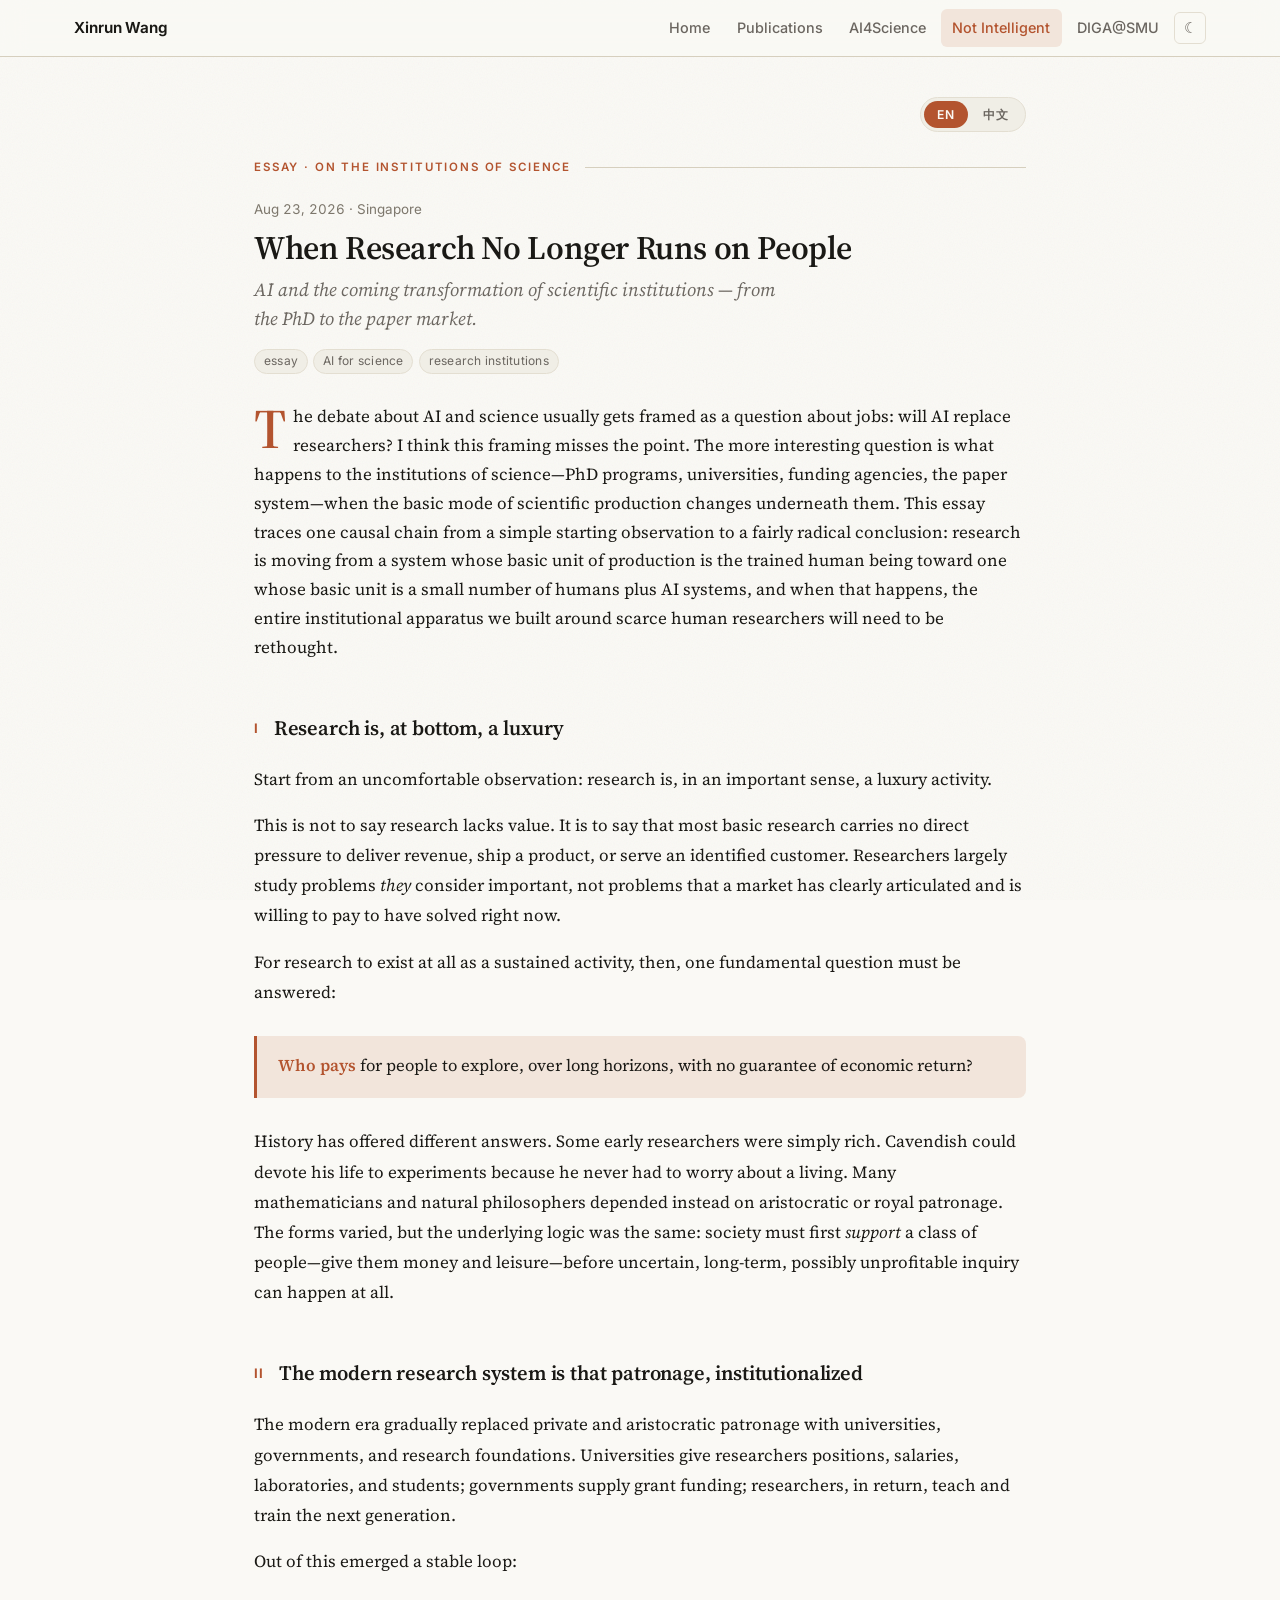
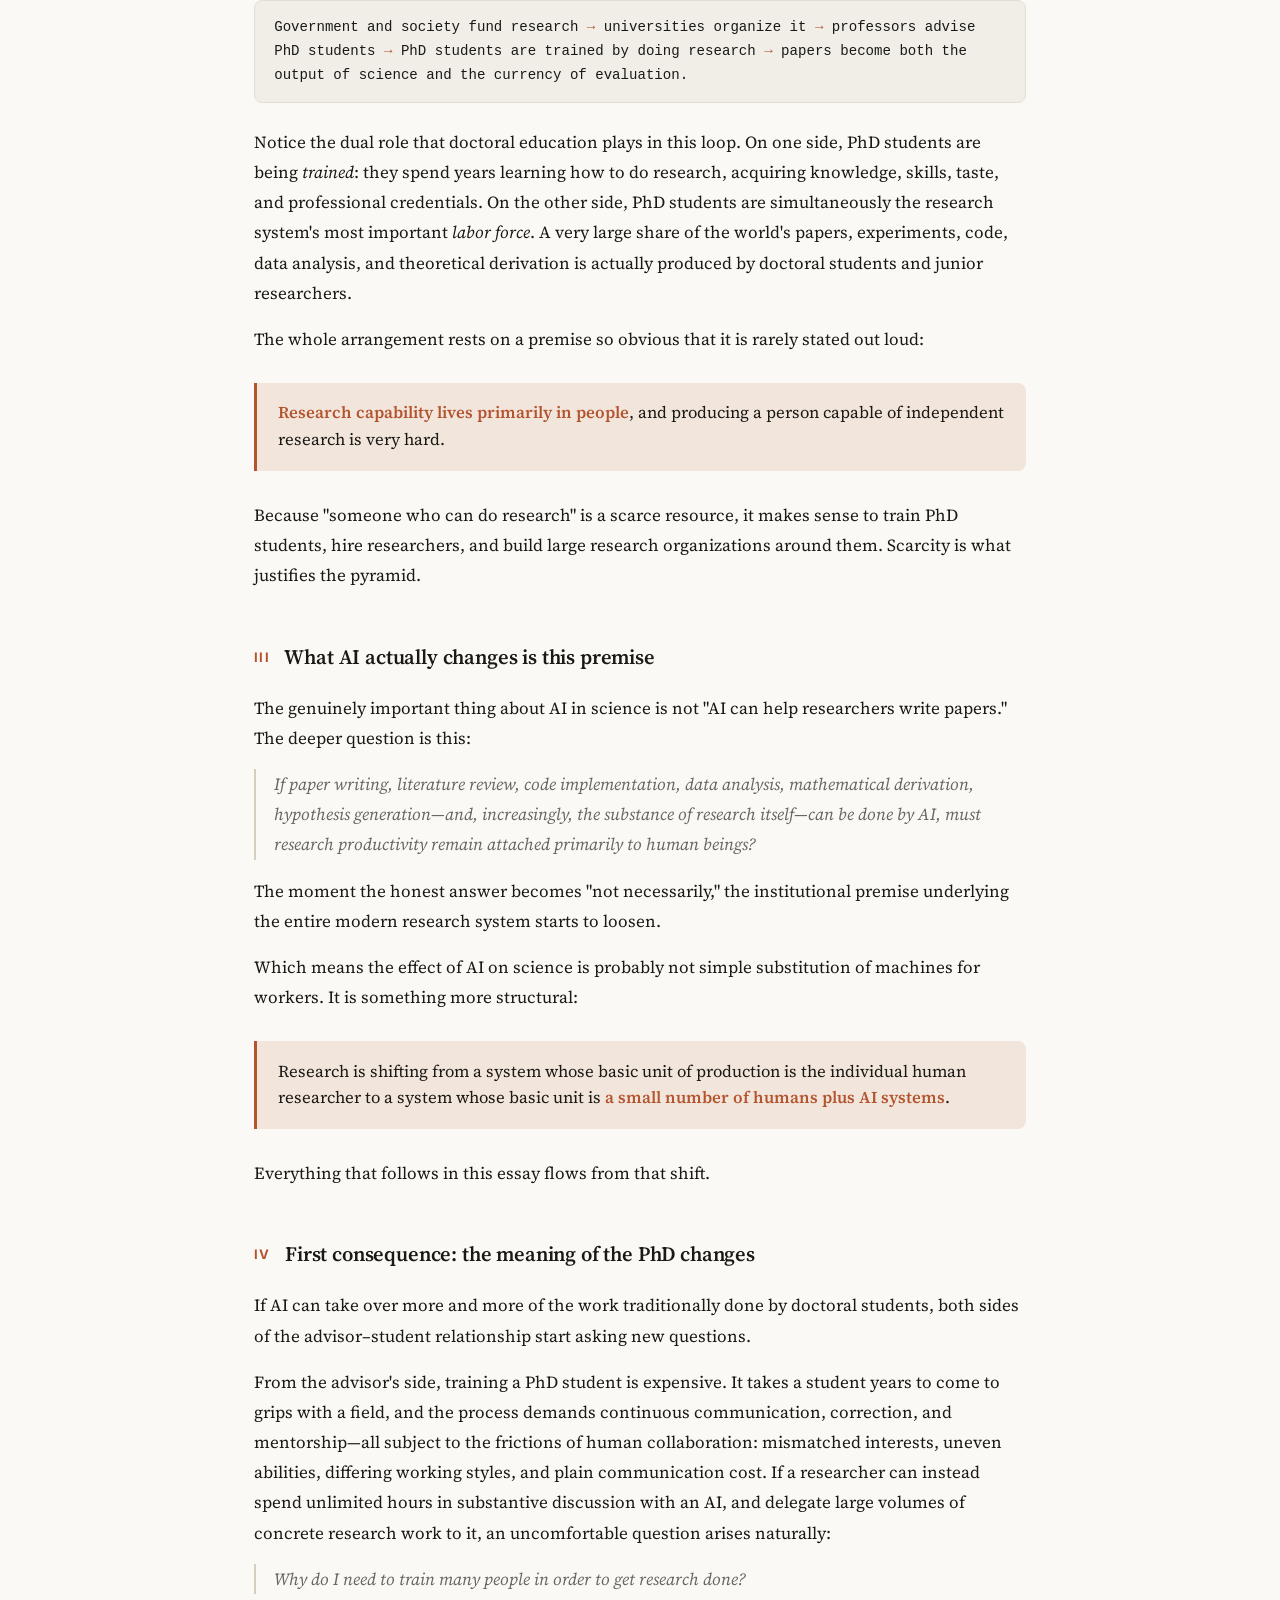
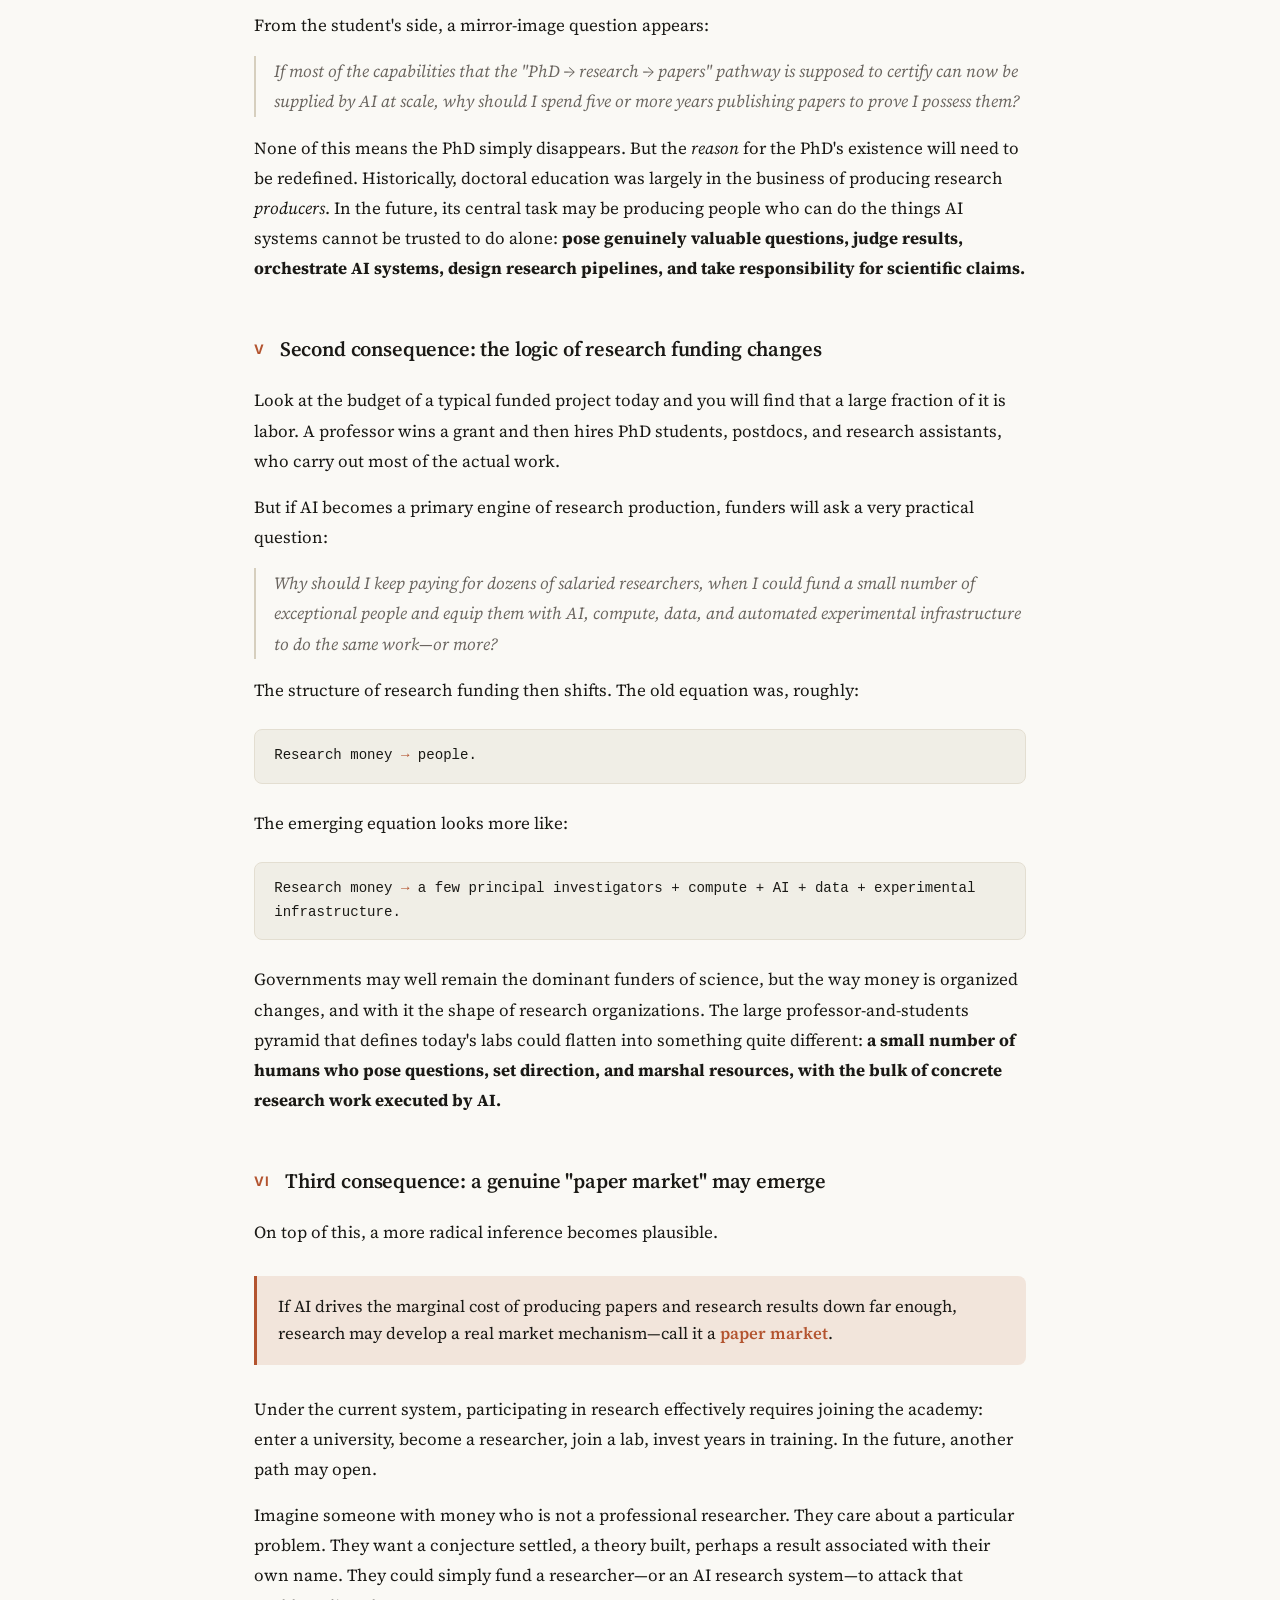
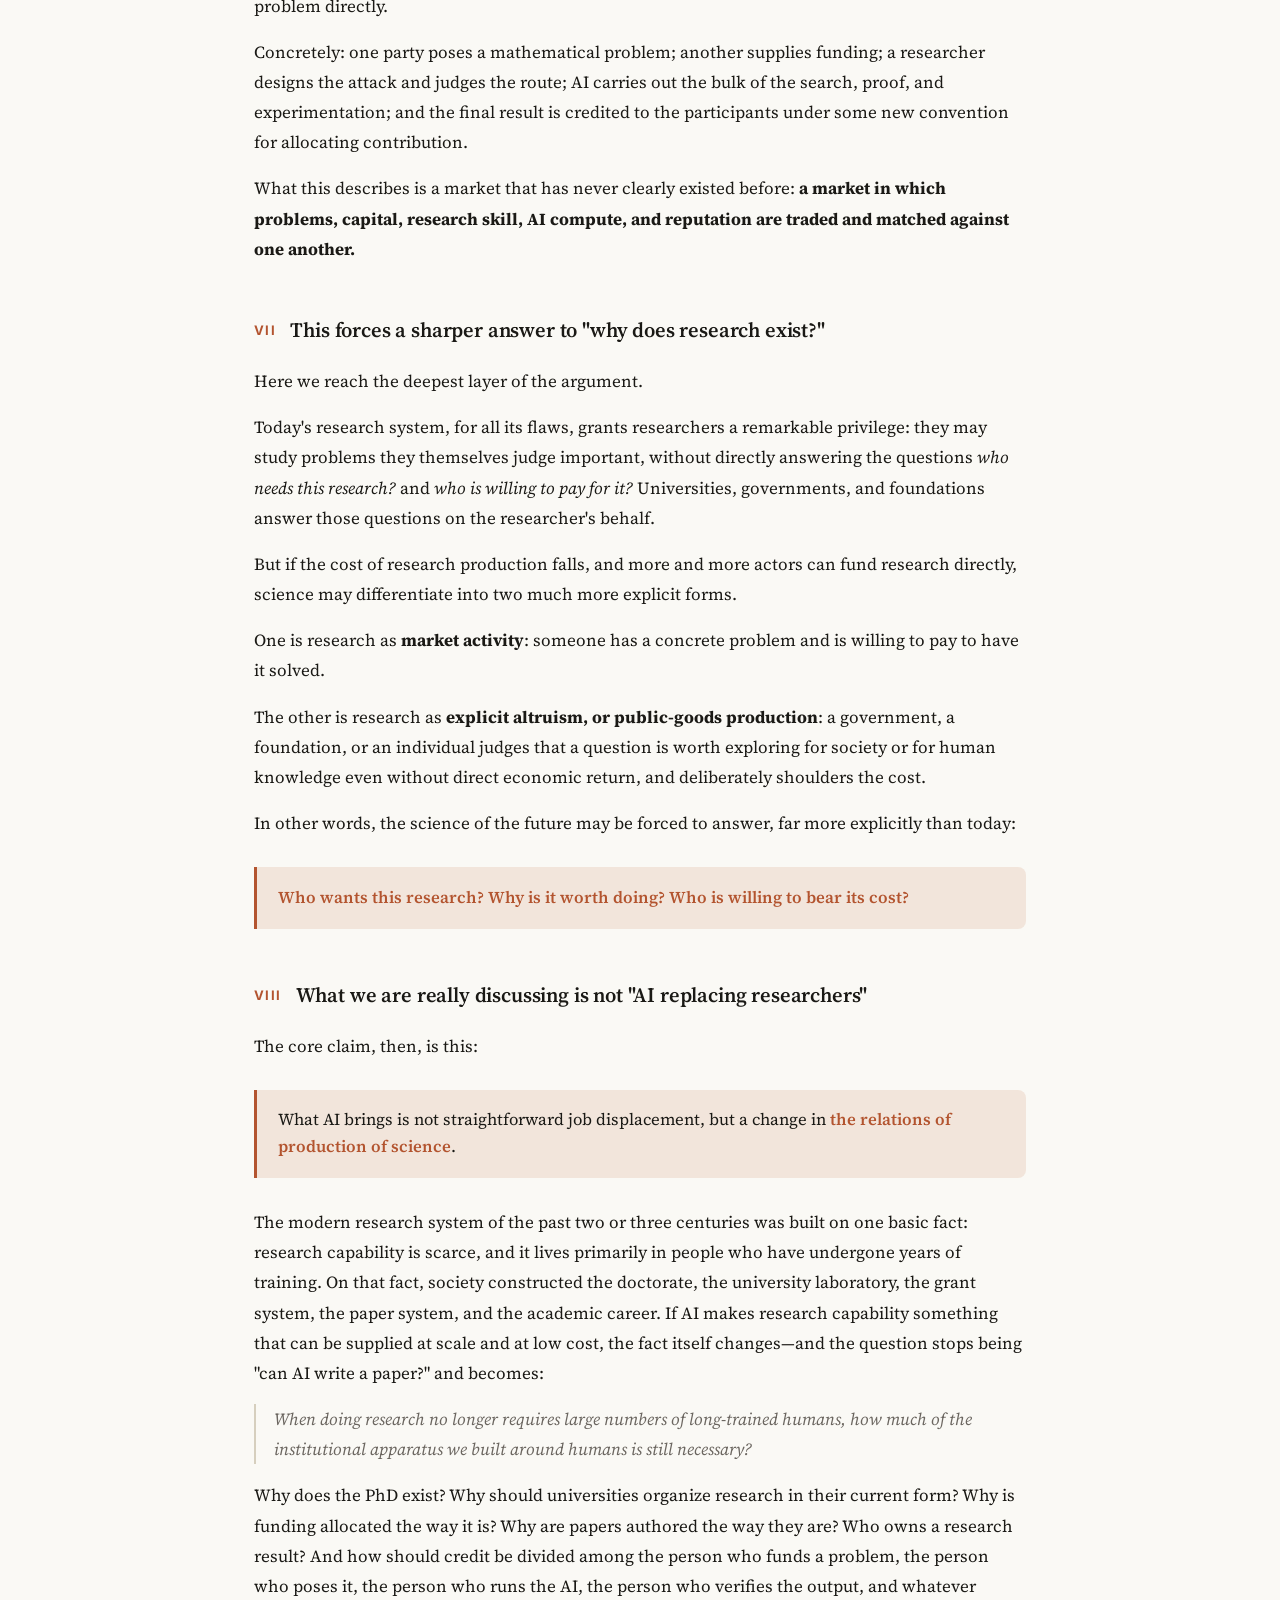
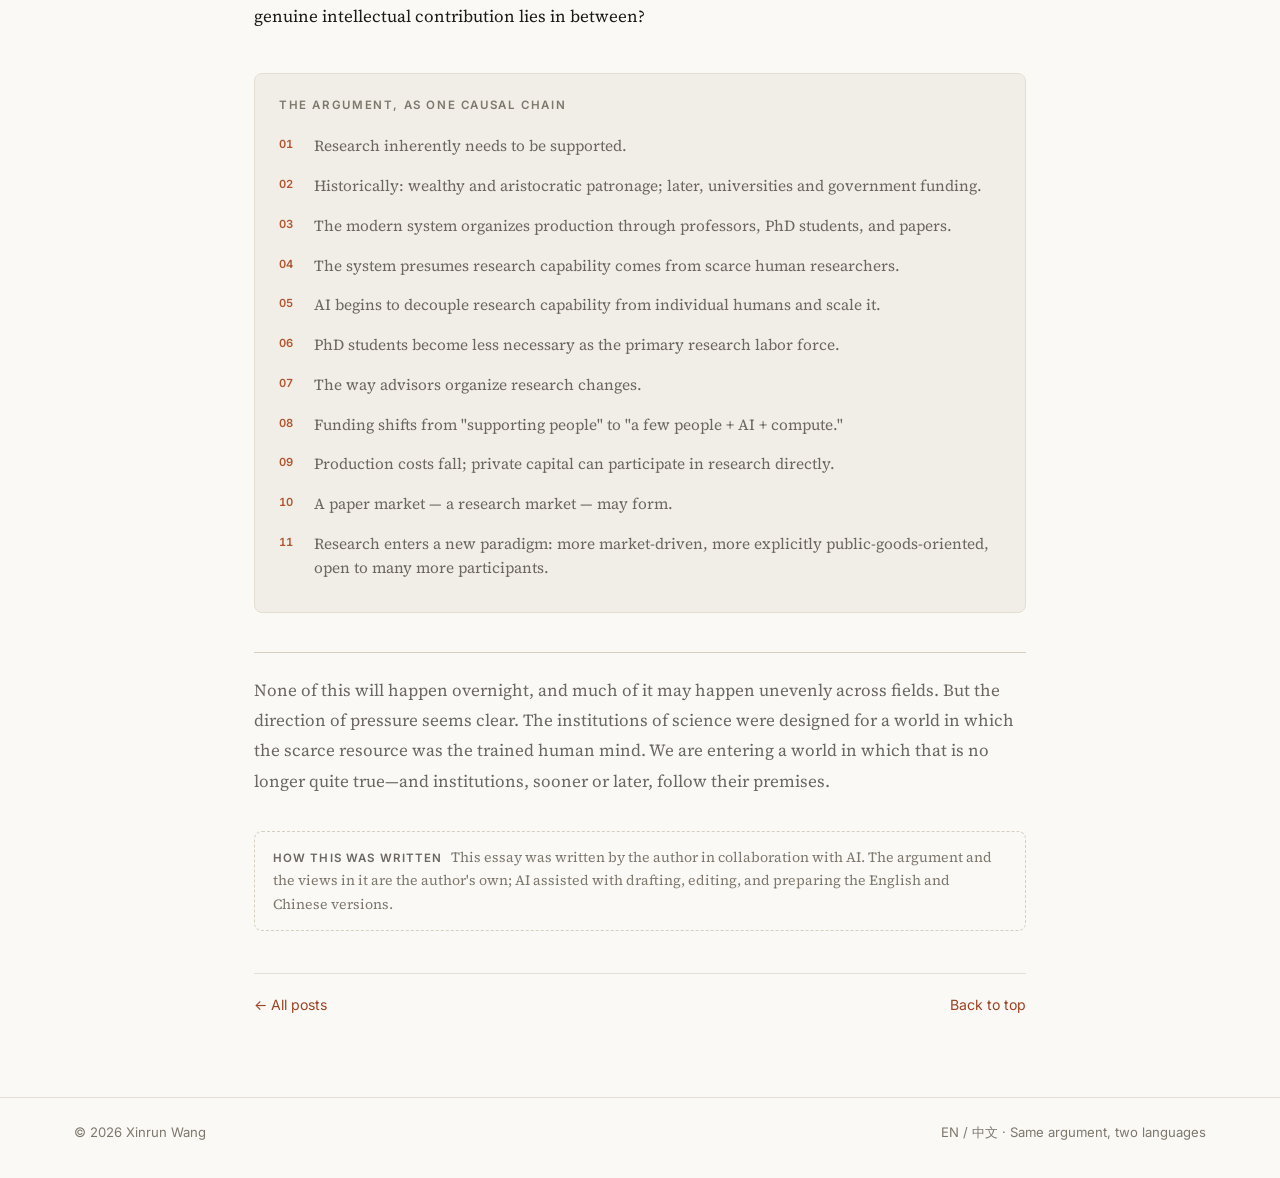
<file: posts/2026-08-23-when-research-no-longer-runs-on-people.html>
<!DOCTYPE html>
<html lang="en" data-theme="light" data-lang="en" data-bilingual>
<head>
<meta charset="utf-8" />
<meta name="viewport" content="width=device-width, initial-scale=1" />
<title data-t-zh="当科研不再依赖于人 · Xinrun Wang">When Research No Longer Runs on People · Xinrun Wang</title>
<meta name="description" content="AI and the coming transformation of scientific institutions — from the PhD to the paper market." />
<link rel="preconnect" href="https://fonts.googleapis.com" />
<link rel="preconnect" href="https://fonts.gstatic.com" crossorigin />
<link rel="stylesheet" href="https://fonts.googleapis.com/css2?family=Inter:wght@400;500;600;700&amp;family=Source+Serif+4:ital,opsz,wght@0,8..60,400;0,8..60,600;0,8..60,700;1,8..60,400&amp;display=swap" />
<link rel="stylesheet" href="../assets/css/style.css?v=20261001b" />
<script src="../assets/js/main.js?v=20261001b"></script>
</head>
<body>

<div class="masthead">
  <div class="masthead__inner">
    <a class="site-title" href="../index.html">Xinrun Wang</a>
    <button class="nav-toggle" id="nav-toggle" aria-label="Toggle navigation">☰</button>
    <ul class="nav-links" id="nav-links">
      <li><a href="../index.html">Home</a></li>
      <li><a href="../publications.html">Publications</a></li>
      <li><a href="../ai4science.html">AI4Science</a></li>
      <li><a href="../blog.html" class="is-active">Not Intelligent</a></li>
      <li><a href="../lab.html">DIGA@SMU</a></li>
      <li><button class="theme-toggle" id="theme-toggle" aria-label="Toggle theme"><span id="theme-icon">☾</span></button></li>
    </ul>
  </div>
</div>

<div class="layout layout--reading">
  <main class="content">

    <div class="lang-switch" role="group" aria-label="Language / 语言">
      <button type="button" data-set-lang="en" aria-pressed="true">EN</button>
      <button type="button" data-set-lang="zh" aria-pressed="false">中文</button>
    </div>

    <article>
      <header class="post-header">
        <p class="post-eyebrow" lang="en">Essay · On the institutions of science</p>
        <p class="post-eyebrow" lang="zh">随笔 · 关于科学的制度</p>
        <span class="date" lang="en">Aug 23, 2026 · Singapore</span>
        <span class="date" lang="zh">2026年8月23日 · 新加坡</span>
        <h1 lang="en">When Research No Longer Runs on People</h1>
        <h1 lang="zh">当科研不再依赖于人</h1>
        <p class="post-subtitle" lang="en">AI and the coming transformation of scientific institutions — from the PhD to the paper market.</p>
        <p class="post-subtitle" lang="zh">AI 与科研制度的范式转移——从博士制度到 paper market。</p>
        <ul class="tags"><li class="tag" lang="en">essay</li><li class="tag" lang="zh">随笔</li><li class="tag" lang="en">AI for science</li><li class="tag" lang="zh">AI for Science</li><li class="tag" lang="en">research institutions</li><li class="tag" lang="zh">科研制度</li></ul>
      </header>

      <!-- ============================ English ============================ -->
      <div class="post-body" lang="en">

        <p class="lede">The debate about AI and science usually gets framed as a question about jobs: will AI replace researchers? I think this framing misses the point. The more interesting question is what happens to the institutions of science—PhD programs, universities, funding agencies, the paper system—when the basic mode of scientific production changes underneath them. This essay traces one causal chain from a simple starting observation to a fairly radical conclusion: research is moving from a system whose basic unit of production is the trained human being toward one whose basic unit is a small number of humans plus AI systems, and when that happens, the entire institutional apparatus we built around scarce human researchers will need to be rethought.</p>

        <h2><span class="no">I</span>Research is, at bottom, a luxury</h2>
        <p>Start from an uncomfortable observation: research is, in an important sense, a luxury activity.</p>
        <p>This is not to say research lacks value. It is to say that most basic research carries no direct pressure to deliver revenue, ship a product, or serve an identified customer. Researchers largely study problems <em>they</em> consider important, not problems that a market has clearly articulated and is willing to pay to have solved right now.</p>
        <p>For research to exist at all as a sustained activity, then, one fundamental question must be answered:</p>
        <div class="claim"><p><strong>Who pays</strong> for people to explore, over long horizons, with no guarantee of economic return?</p></div>
        <p>History has offered different answers. Some early researchers were simply rich. Cavendish could devote his life to experiments because he never had to worry about a living. Many mathematicians and natural philosophers depended instead on aristocratic or royal patronage. The forms varied, but the underlying logic was the same: society must first <em>support</em> a class of people—give them money and leisure—before uncertain, long-term, possibly unprofitable inquiry can happen at all.</p>

        <h2><span class="no">II</span>The modern research system is that patronage, institutionalized</h2>
        <p>The modern era gradually replaced private and aristocratic patronage with universities, governments, and research foundations. Universities give researchers positions, salaries, laboratories, and students; governments supply grant funding; researchers, in return, teach and train the next generation.</p>
        <p>Out of this emerged a stable loop:</p>
        <div class="eq">Government and society fund research <span class="arr">→</span> universities organize it <span class="arr">→</span> professors advise PhD students <span class="arr">→</span> PhD students are trained by doing research <span class="arr">→</span> papers become both the output of science and the currency of evaluation.</div>
        <p>Notice the dual role that doctoral education plays in this loop. On one side, PhD students are being <em>trained</em>: they spend years learning how to do research, acquiring knowledge, skills, taste, and professional credentials. On the other side, PhD students are simultaneously the research system's most important <em>labor force</em>. A very large share of the world's papers, experiments, code, data analysis, and theoretical derivation is actually produced by doctoral students and junior researchers.</p>
        <p>The whole arrangement rests on a premise so obvious that it is rarely stated out loud:</p>
        <div class="claim"><p><strong>Research capability lives primarily in people</strong>, and producing a person capable of independent research is very hard.</p></div>
        <p>Because "someone who can do research" is a scarce resource, it makes sense to train PhD students, hire researchers, and build large research organizations around them. Scarcity is what justifies the pyramid.</p>

        <h2><span class="no">III</span>What AI actually changes is this premise</h2>
        <p>The genuinely important thing about AI in science is not "AI can help researchers write papers." The deeper question is this:</p>
        <p class="aside-q">If paper writing, literature review, code implementation, data analysis, mathematical derivation, hypothesis generation—and, increasingly, the substance of research itself—can be done by AI, must research productivity remain attached primarily to human beings?</p>
        <p>The moment the honest answer becomes "not necessarily," the institutional premise underlying the entire modern research system starts to loosen.</p>
        <p>Which means the effect of AI on science is probably not simple substitution of machines for workers. It is something more structural:</p>
        <div class="claim"><p>Research is shifting from a system whose basic unit of production is the individual human researcher to a system whose basic unit is <strong>a small number of humans plus AI systems</strong>.</p></div>
        <p>Everything that follows in this essay flows from that shift.</p>

        <h2><span class="no">IV</span>First consequence: the meaning of the PhD changes</h2>
        <p>If AI can take over more and more of the work traditionally done by doctoral students, both sides of the advisor–student relationship start asking new questions.</p>
        <p>From the advisor's side, training a PhD student is expensive. It takes a student years to come to grips with a field, and the process demands continuous communication, correction, and mentorship—all subject to the frictions of human collaboration: mismatched interests, uneven abilities, differing working styles, and plain communication cost. If a researcher can instead spend unlimited hours in substantive discussion with an AI, and delegate large volumes of concrete research work to it, an uncomfortable question arises naturally:</p>
        <p class="aside-q">Why do I need to train many people in order to get research done?</p>
        <p>From the student's side, a mirror-image question appears:</p>
        <p class="aside-q">If most of the capabilities that the "PhD → research → papers" pathway is supposed to certify can now be supplied by AI at scale, why should I spend five or more years publishing papers to prove I possess them?</p>
        <p>None of this means the PhD simply disappears. But the <em>reason</em> for the PhD's existence will need to be redefined. Historically, doctoral education was largely in the business of producing research <em>producers</em>. In the future, its central task may be producing people who can do the things AI systems cannot be trusted to do alone: <strong>pose genuinely valuable questions, judge results, orchestrate AI systems, design research pipelines, and take responsibility for scientific claims.</strong></p>

        <h2><span class="no">V</span>Second consequence: the logic of research funding changes</h2>
        <p>Look at the budget of a typical funded project today and you will find that a large fraction of it is labor. A professor wins a grant and then hires PhD students, postdocs, and research assistants, who carry out most of the actual work.</p>
        <p>But if AI becomes a primary engine of research production, funders will ask a very practical question:</p>
        <p class="aside-q">Why should I keep paying for dozens of salaried researchers, when I could fund a small number of exceptional people and equip them with AI, compute, data, and automated experimental infrastructure to do the same work—or more?</p>
        <p>The structure of research funding then shifts. The old equation was, roughly:</p>
        <div class="eq">Research money <span class="arr">→</span> people.</div>
        <p>The emerging equation looks more like:</p>
        <div class="eq">Research money <span class="arr">→</span> a few principal investigators + compute + AI + data + experimental infrastructure.</div>
        <p>Governments may well remain the dominant funders of science, but the way money is organized changes, and with it the shape of research organizations. The large professor-and-students pyramid that defines today's labs could flatten into something quite different: <strong>a small number of humans who pose questions, set direction, and marshal resources, with the bulk of concrete research work executed by AI.</strong></p>

        <h2><span class="no">VI</span>Third consequence: a genuine "paper market" may emerge</h2>
        <p>On top of this, a more radical inference becomes plausible.</p>
        <div class="claim"><p>If AI drives the marginal cost of producing papers and research results down far enough, research may develop a real market mechanism—call it a <strong>paper market</strong>.</p></div>
        <p>Under the current system, participating in research effectively requires joining the academy: enter a university, become a researcher, join a lab, invest years in training. In the future, another path may open.</p>
        <p>Imagine someone with money who is not a professional researcher. They care about a particular problem. They want a conjecture settled, a theory built, perhaps a result associated with their own name. They could simply fund a researcher—or an AI research system—to attack that problem directly.</p>
        <p>Concretely: one party poses a mathematical problem; another supplies funding; a researcher designs the attack and judges the route; AI carries out the bulk of the search, proof, and experimentation; and the final result is credited to the participants under some new convention for allocating contribution.</p>
        <p>What this describes is a market that has never clearly existed before: <strong>a market in which problems, capital, research skill, AI compute, and reputation are traded and matched against one another.</strong></p>

        <h2><span class="no">VII</span>This forces a sharper answer to "why does research exist?"</h2>
        <p>Here we reach the deepest layer of the argument.</p>
        <p>Today's research system, for all its flaws, grants researchers a remarkable privilege: they may study problems they themselves judge important, without directly answering the questions <em>who needs this research?</em> and <em>who is willing to pay for it?</em> Universities, governments, and foundations answer those questions on the researcher's behalf.</p>
        <p>But if the cost of research production falls, and more and more actors can fund research directly, science may differentiate into two much more explicit forms.</p>
        <p>One is research as <strong>market activity</strong>: someone has a concrete problem and is willing to pay to have it solved.</p>
        <p>The other is research as <strong>explicit altruism, or public-goods production</strong>: a government, a foundation, or an individual judges that a question is worth exploring for society or for human knowledge even without direct economic return, and deliberately shoulders the cost.</p>
        <p>In other words, the science of the future may be forced to answer, far more explicitly than today:</p>
        <div class="claim"><p><strong>Who wants this research? Why is it worth doing? Who is willing to bear its cost?</strong></p></div>

        <h2><span class="no">VIII</span>What we are really discussing is not "AI replacing researchers"</h2>
        <p>The core claim, then, is this:</p>
        <div class="claim"><p>What AI brings is not straightforward job displacement, but a change in <strong>the relations of production of science</strong>.</p></div>
        <p>The modern research system of the past two or three centuries was built on one basic fact: research capability is scarce, and it lives primarily in people who have undergone years of training. On that fact, society constructed the doctorate, the university laboratory, the grant system, the paper system, and the academic career. If AI makes research capability something that can be supplied at scale and at low cost, the fact itself changes—and the question stops being "can AI write a paper?" and becomes:</p>
        <p class="aside-q">When doing research no longer requires large numbers of long-trained humans, how much of the institutional apparatus we built around humans is still necessary?</p>
        <p>Why does the PhD exist? Why should universities organize research in their current form? Why is funding allocated the way it is? Why are papers authored the way they are? Who owns a research result? And how should credit be divided among the person who funds a problem, the person who poses it, the person who runs the AI, the person who verifies the output, and whatever genuine intellectual contribution lies in between?</p>

        <div class="chain-wrap">
        <p class="chain-title">The argument, as one causal chain</p>
        <ol class="chain">
        <li>Research inherently needs to be supported.</li>
        <li>Historically: wealthy and aristocratic patronage; later, universities and government funding.</li>
        <li>The modern system organizes production through professors, PhD students, and papers.</li>
        <li>The system presumes research capability comes from scarce human researchers.</li>
        <li>AI begins to decouple research capability from individual humans and scale it.</li>
        <li>PhD students become less necessary as the primary research labor force.</li>
        <li>The way advisors organize research changes.</li>
        <li>Funding shifts from "supporting people" to "a few people + AI + compute."</li>
        <li>Production costs fall; private capital can participate in research directly.</li>
        <li>A paper market — a research market — may form.</li>
        <li>Research enters a new paradigm: more market-driven, more explicitly public-goods-oriented, open to many more participants.</li>
        </ol>
        </div>

        <div class="coda">
        <p>None of this will happen overnight, and much of it may happen unevenly across fields. But the direction of pressure seems clear. The institutions of science were designed for a world in which the scarce resource was the trained human mind. We are entering a world in which that is no longer quite true—and institutions, sooner or later, follow their premises.</p>
        </div>

        <div class="disclosure">
          <p><b>How this was written</b>This essay was written by the author in collaboration with AI.
            The argument and the views in it are the author's own; AI assisted with drafting, editing,
            and preparing the English and Chinese versions.</p>
        </div>

      </div>

      <!-- ============================= 中文 ============================== -->
      <div class="post-body" lang="zh">

        <p class="lede">关于 AI 与科学的讨论，通常被框定为一个就业问题：AI 会不会替代科研人员？我认为这个框架没有抓住重点。更值得追问的是：当科研的基本生产方式发生变化之后，支撑科研的整套制度——博士制度、大学、科研基金、论文体系——会发生什么？这篇文章尝试从一个简单的起点出发，沿着一条因果链走到一个相当激进的结论：科研正在从以经过训练的人为基本生产单位的体系，走向以“少数人 + AI 系统”为基本生产单位的体系；而一旦如此，我们围绕稀缺的人类研究者建立起来的整套制度，都需要被重新思考。</p>

        <h2><span class="no">一</span>科研本质上是一种奢侈的活动</h2>
        <p>先从一个不太舒服的观察开始：科研在很大程度上是一件奢侈的事情。</p>
        <p>这并不是说科研没有价值，而是说大多数基础科研并没有直接的盈利、交付或者服务某个明确客户的压力。研究者往往是在研究“自己认为重要的问题”，而不是一个市场已经明确提出、并愿意立刻付费解决的问题。</p>
        <p>因此，科研要作为一种长期活动存在，就必须先回答一个最基本的问题：</p>
        <div class="claim"><p><strong>谁来承担</strong>研究者在没有直接经济产出的情况下，进行长期探索的成本？</p></div>
        <p>历史上，这个问题有过不同的答案。早期，一些研究者本身就足够富有——卡文迪许可以把一生投入实验，因为他从来不需要为生计操心。更多的数学家和自然哲学家则依赖贵族、王公或者国家权力的赞助。形式各异，但底层逻辑相同：社会必须先“养着”一部分人，让他们有钱、有闲，那些不确定的、长期的、未必产生回报的知识探索才有可能发生。</p>

        <h2><span class="no">二</span>现代科研体系，是这种供养机制的制度化</h2>
        <p>进入现代社会以后，私人和贵族式的赞助逐渐被大学、政府和科研基金所取代。大学给研究者职位、工资、实验室和学生；政府提供科研经费；研究者则同时承担教学和培养下一代的责任。</p>
        <p>由此形成了一套相对稳定的循环：</p>
        <div class="eq">政府和社会出资 <span class="arr">→</span> 大学组织科研 <span class="arr">→</span> 教授带博士生 <span class="arr">→</span> 博士生在做科研中接受训练 <span class="arr">→</span> 论文既是科研的产出，也是人才评价的货币。</div>
        <p>注意博士教育在这个循环中承担的双重角色。一方面，博士生是被培养的人：他们用几年时间学习如何做科研，获得知识、能力、品味和职业资格。另一方面，博士生同时也是整个科研体系最重要的劳动力。世界上相当大比例的论文、实验、代码、数据分析和理论推导，实际上都是由博士生和年轻研究人员完成的。</p>
        <p>整套安排建立在一个太过显然、以至于很少被明确说出的前提之上：</p>
        <div class="claim"><p><strong>科研能力主要存在于人身上</strong>，而且培养一个能够独立科研的人非常困难。</p></div>
        <p>正因为“会做科研的人”是稀缺资源，围绕他们培养博士生、雇佣研究人员、建立庞大的科研组织才是合理的。稀缺性支撑着这座金字塔。</p>

        <h2><span class="no">三</span>AI 真正改变的，正是这个前提</h2>
        <p>AI 之于科学，真正重要的地方不在于“AI 可以帮科研人员写论文”。更深层的问题是：</p>
        <p class="aside-q">如果论文写作、文献阅读、代码实现、数据分析、数学推导、假设生成——乃至越来越多科研活动本身——都可以由 AI 完成，那么科研生产力还必须主要依附在人身上吗？</p>
        <p>一旦诚实的答案开始变成“不一定”，现代科研体系赖以成立的制度前提就开始松动了。</p>
        <p>这意味着，AI 对科学的影响很可能不是简单的“机器替代工人”，而是某种更结构性的东西：</p>
        <div class="claim"><p>科研正在从以单个人类研究者为基本生产单位的体系，转向以<strong>“少数人 + AI 系统”</strong>为基本生产单位的体系。</p></div>
        <p>这篇文章接下来的所有推论，都源自这一转变。</p>

        <h2><span class="no">四</span>第一个后果：博士的意义发生变化</h2>
        <p>如果 AI 可以承担越来越多过去由博士生完成的工作，导师和学生双方都会开始提出新的问题。</p>
        <p>从导师的角度看，培养一个博士生成本极高。一个学生需要几年时间才能真正进入一个领域，过程中需要持续的沟通、纠偏和指导，而且始终伴随着人与人合作的摩擦：兴趣不匹配、能力参差、工作方式不同，以及纯粹的沟通成本。如果一个研究者可以转而与 AI 进行不限时长的深入讨论，并把大量具体科研工作交给它完成，一个令人不安的问题就会自然浮现：</p>
        <p class="aside-q">为什么我一定需要培养很多人，才能完成科研？</p>
        <p>从学生的角度看，则出现一个镜像问题：</p>
        <p class="aside-q">如果“读博士—做研究—发论文”这条路径所要认证的大部分能力，如今都可以由 AI 大规模提供，那么我为什么还要花五年甚至更长时间，通过发表论文来证明自己拥有这些能力？</p>
        <p>这并不意味着博士会简单消失，但博士制度存在的理由需要被重新定义。历史上，博士教育主要是在培养科研的生产者。未来，它的核心任务可能转向培养那些 AI 系统无法被单独信任去做的事情的人——能够<strong>提出真正有价值的问题、判断结果、组织 AI、设计科研系统，并为科学结论承担责任的人。</strong></p>

        <h2><span class="no">五</span>第二个后果：科研经费的分配逻辑改变</h2>
        <p>看看今天一个典型科研项目的预算，会发现其中很大一部分是人力成本。教授拿到项目以后，招博士生、博士后、研究助理，再由这些人完成大部分实际工作。</p>
        <p>但如果 AI 成为科研生产的主要引擎之一，资助方会问一个非常现实的问题：</p>
        <p class="aside-q">为什么我要继续投入大量资金雇佣几十个人，而不是资助少数非常优秀的人，为他们配备 AI、算力、数据和自动化实验设施，去完成同样甚至更多的研究？</p>
        <p>于是科研经费的结构会发生变化。过去的等式大致是：</p>
        <div class="eq">科研经费 <span class="arr">→</span> 人力。</div>
        <p>正在浮现的等式则更接近：</p>
        <div class="eq">科研经费 <span class="arr">→</span> 少数研究负责人 + 算力 + AI + 数据 + 实验基础设施。</div>
        <p>政府很可能仍然是科研最重要的出资者，但资金的组织方式改变了，科研组织的形态也随之改变。今天定义实验室形态的“师生金字塔”，可能被压平为一种截然不同的结构：<strong>少数人负责提出问题、判断方向和组织资源，大量具体科研工作由 AI 执行。</strong></p>

        <h2><span class="no">六</span>第三个后果：可能出现真正的 “paper market”</h2>
        <p>在此基础上，一个更激进的推论变得可信起来：</p>
        <div class="claim"><p>如果 AI 把产生论文和科研成果的边际成本压得足够低，科研可能发展出一种真正的市场机制——姑且称之为 <strong>paper market</strong>。</p></div>
        <p>在现行体系下，参与科研实际上意味着必须进入学术界：进大学、成为研究人员、加入实验室、投入多年训练。未来则可能出现另一条路径。</p>
        <p>设想一个有钱但并非职业科研人员的人。他关心某个具体问题：希望某个猜想被解决，某个理论被建立，甚至希望某项成果与自己的名字产生联系。他可以直接出资，让某个研究者——或者某个 AI research system——去攻克这个问题。</p>
        <p>具体来说：一方提出一个数学问题；另一方提供资金；研究者负责设计攻击路线并做出判断；AI 承担大量搜索、证明和实验工作；最终成果由各参与方按照某种新的贡献规则共同署名。</p>
        <p>这描绘的是一个此前从未清晰存在过的市场：<strong>问题、资本、研究能力、AI 算力和声誉，在其中被交易和匹配。</strong></p>

        <h2><span class="no">七</span>这会迫使我们更清晰地回答“科研为什么存在”</h2>
        <p>这里我们到达论证的最深一层。</p>
        <p>今天的科研体系尽管有种种缺陷，却给了研究者一项非凡的特权：他们可以研究自己认为重要的问题，而不必直接回答“谁需要这项研究？谁愿意为它付钱？”——大学、政府和基金会替研究者回答了这些问题。</p>
        <p>但如果科研生产成本下降，越来越多的主体可以直接资助研究，科学可能分化成两种更加明确的形态。</p>
        <p>一种是作为<strong>市场行为</strong>的科研：有人有一个具体问题，并且愿意付钱解决它。</p>
        <p>另一种是作为<strong>明确的利他行为或公共品生产</strong>的科研：政府、基金会或个人认为，某个问题即使没有直接经济回报，也值得为社会或人类知识去探索，因此主动承担成本。</p>
        <p>换句话说，未来的科研可能被迫比今天更明确地回答：</p>
        <div class="claim"><p><strong>这项研究是谁想要的？为什么值得做？谁愿意承担它的成本？</strong></p></div>

        <h2><span class="no">八</span>我们真正讨论的并不是“AI 替代科研人员”</h2>
        <p>因此，核心论点是：</p>
        <div class="claim"><p>AI 带来的不是简单的职业替代，而是<strong>科研生产关系的改变</strong>。</p></div>
        <p>过去两三百年的现代科研制度，建立在一个基本事实之上：科研能力稀缺，而且主要存在于经过多年训练的人身上。在这个事实之上，社会构造出了博士制度、大学实验室、科研基金、论文制度和学术职业体系。如果 AI 让科研能力变成一种可以大规模、低成本供给的东西，这个事实本身就变了——问题也就不再是“AI 能不能写 paper？”，而是：</p>
        <p class="aside-q">当做科研不再必须依赖大量经过长期培养的人时，我们围绕“人”建立起来的整套科研制度，还有多少部分是必要的？</p>
        <p>博士为什么存在？大学为什么要以今天的形式组织科研？科研经费为什么以今天的方式分配？论文为什么以今天的方式署名？谁拥有一项科研成果？出资、提出问题、运行 AI、验证结果，以及其间真正的智力贡献，又应该如何划分？</p>

        <div class="chain-wrap">
        <p class="chain-title">整个论证：一条因果链</p>
        <ol class="chain">
        <li>科研天然需要被供养。</li>
        <li>历史上表现为富人和贵族的赞助，后来演变为大学与政府资助。</li>
        <li>现代体系通过教授—博士生—论文组织科研生产。</li>
        <li>这套制度默认“科研能力来自稀缺的人类研究者”。</li>
        <li>AI 开始让科研能力脱离单个人类研究者并规模化。</li>
        <li>博士生作为主要科研劳动力的必要性下降。</li>
        <li>导师组织科研的方式改变。</li>
        <li>科研经费从“养人”转向“资助少数人 + AI + 算力”。</li>
        <li>科研生产成本下降，私人资本得以直接参与科研。</li>
        <li>可能形成 paper market / research market。</li>
        <li>科研进入新范式：更市场化、更明确公共品化、更多主体参与。</li>
        </ol>
        </div>

        <div class="coda">
        <p>这一切不会在一夜之间发生，在不同学科之间也很可能进展不一。但压力的方向似乎是清楚的。科学的制度是为一个“经过训练的人类头脑是稀缺资源”的世界设计的。我们正在进入一个这件事不再完全成立的世界——而制度，迟早会跟随它的前提。</p>
        </div>

        <div class="disclosure">
          <p><b>关于本文的写作</b>本文由作者与 AI 合作完成。文中的论点与观点由作者提出并负责；
            AI 参与了起草、润色，以及中英文两个版本的准备。</p>
        </div>

      </div>
    </article>

    <nav class="post-nav">
      <a href="../blog.html"><span lang="en">&larr; All posts</span><span lang="zh">&larr; 全部文章</span></a>
      <a href="#top"><span lang="en">Back to top</span><span lang="zh">回到顶部</span></a>
    </nav>

  </main>
</div>

<footer class="site-footer">
  <div class="site-footer__inner">
    <span>&copy; 2026 Xinrun Wang</span>
    <span lang="en">EN / 中文 · Same argument, two languages</span>
    <span lang="zh">中文 / EN · 同一论证，两种语言</span>
  </div>
</footer>

</body>
</html>
</file>
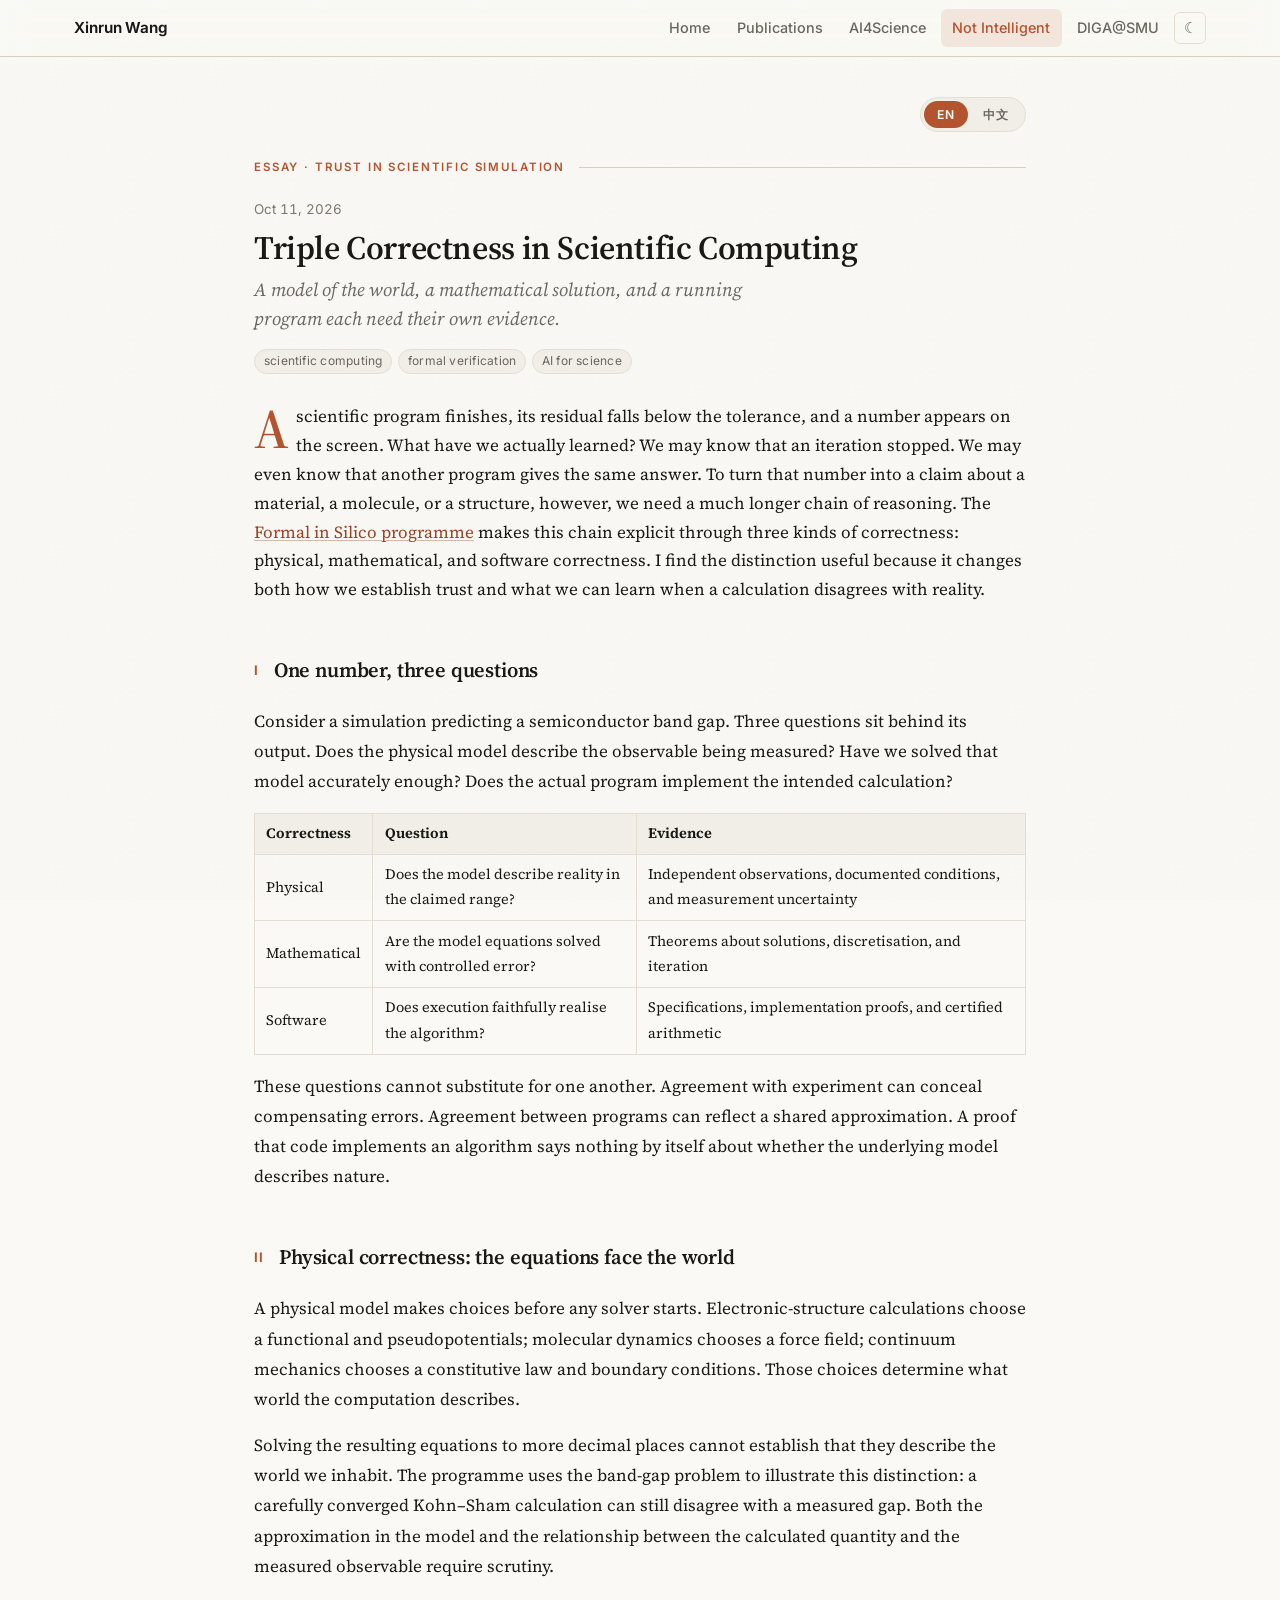
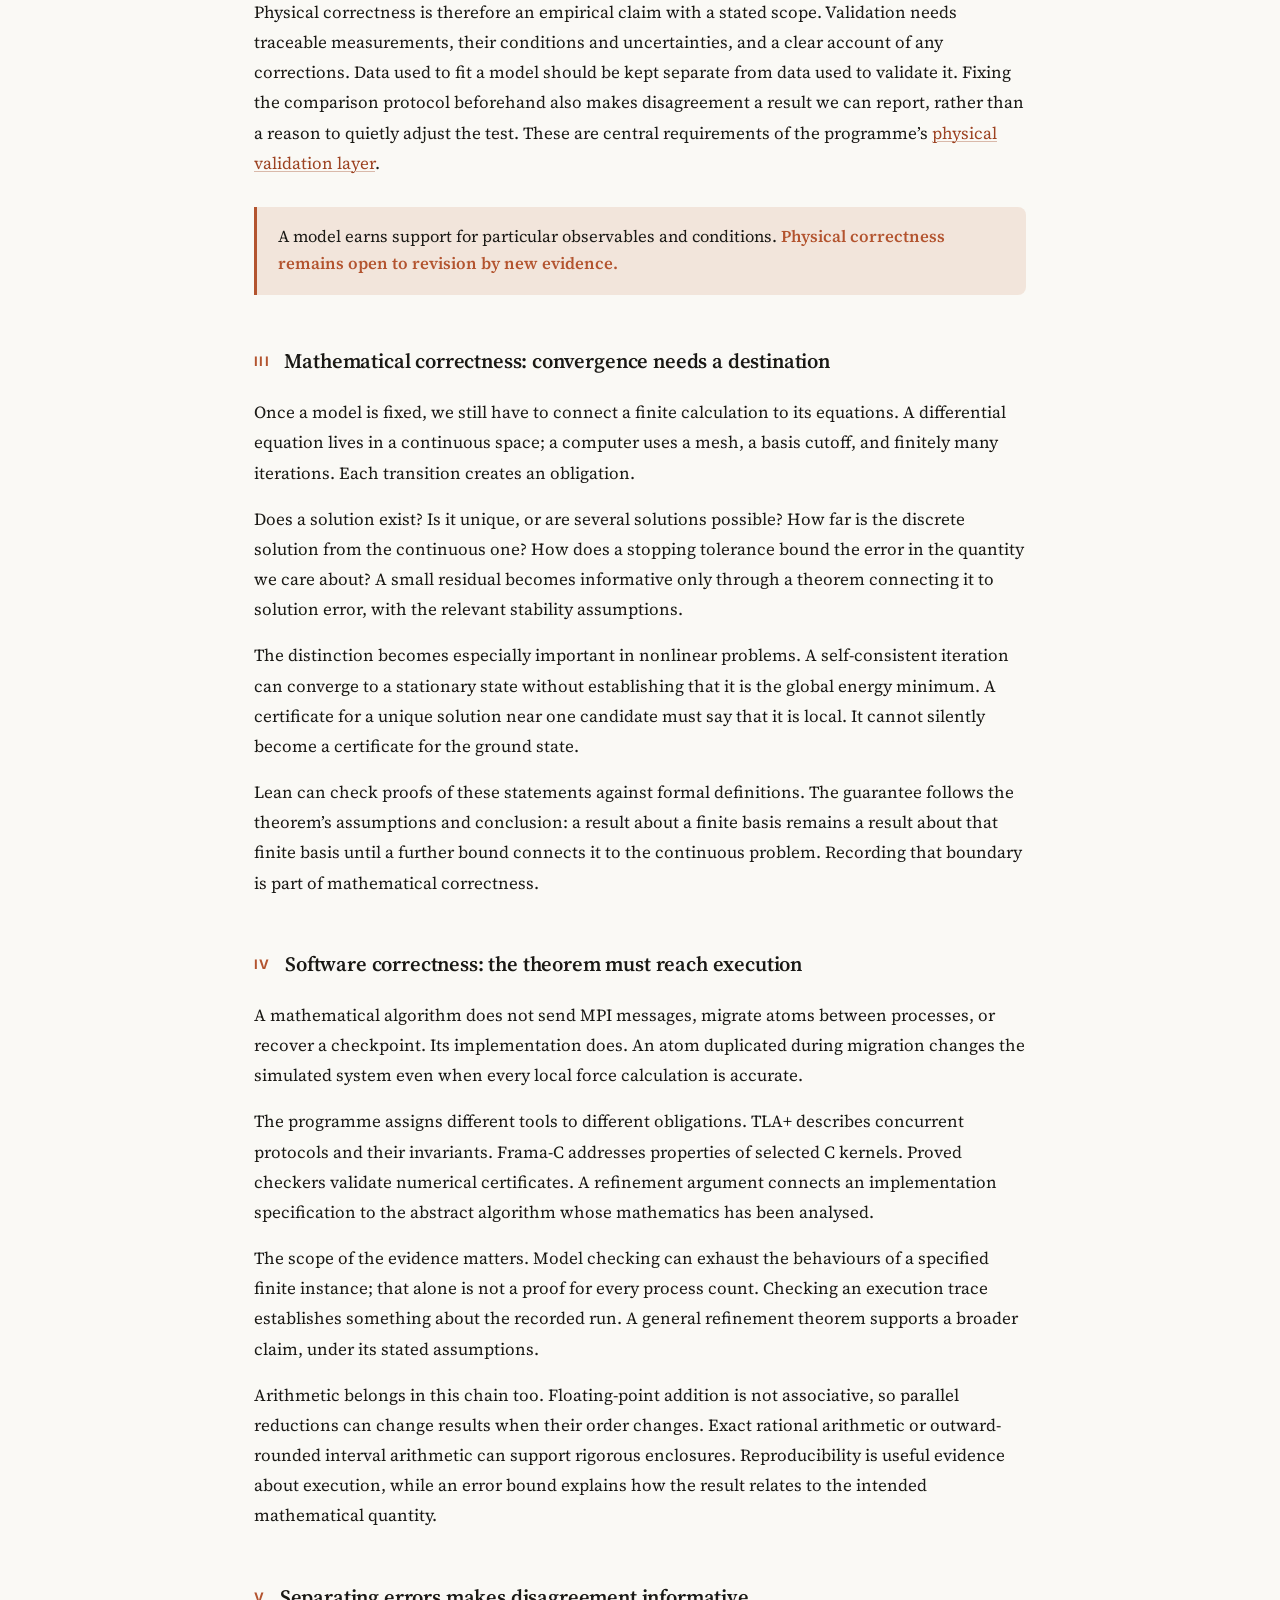
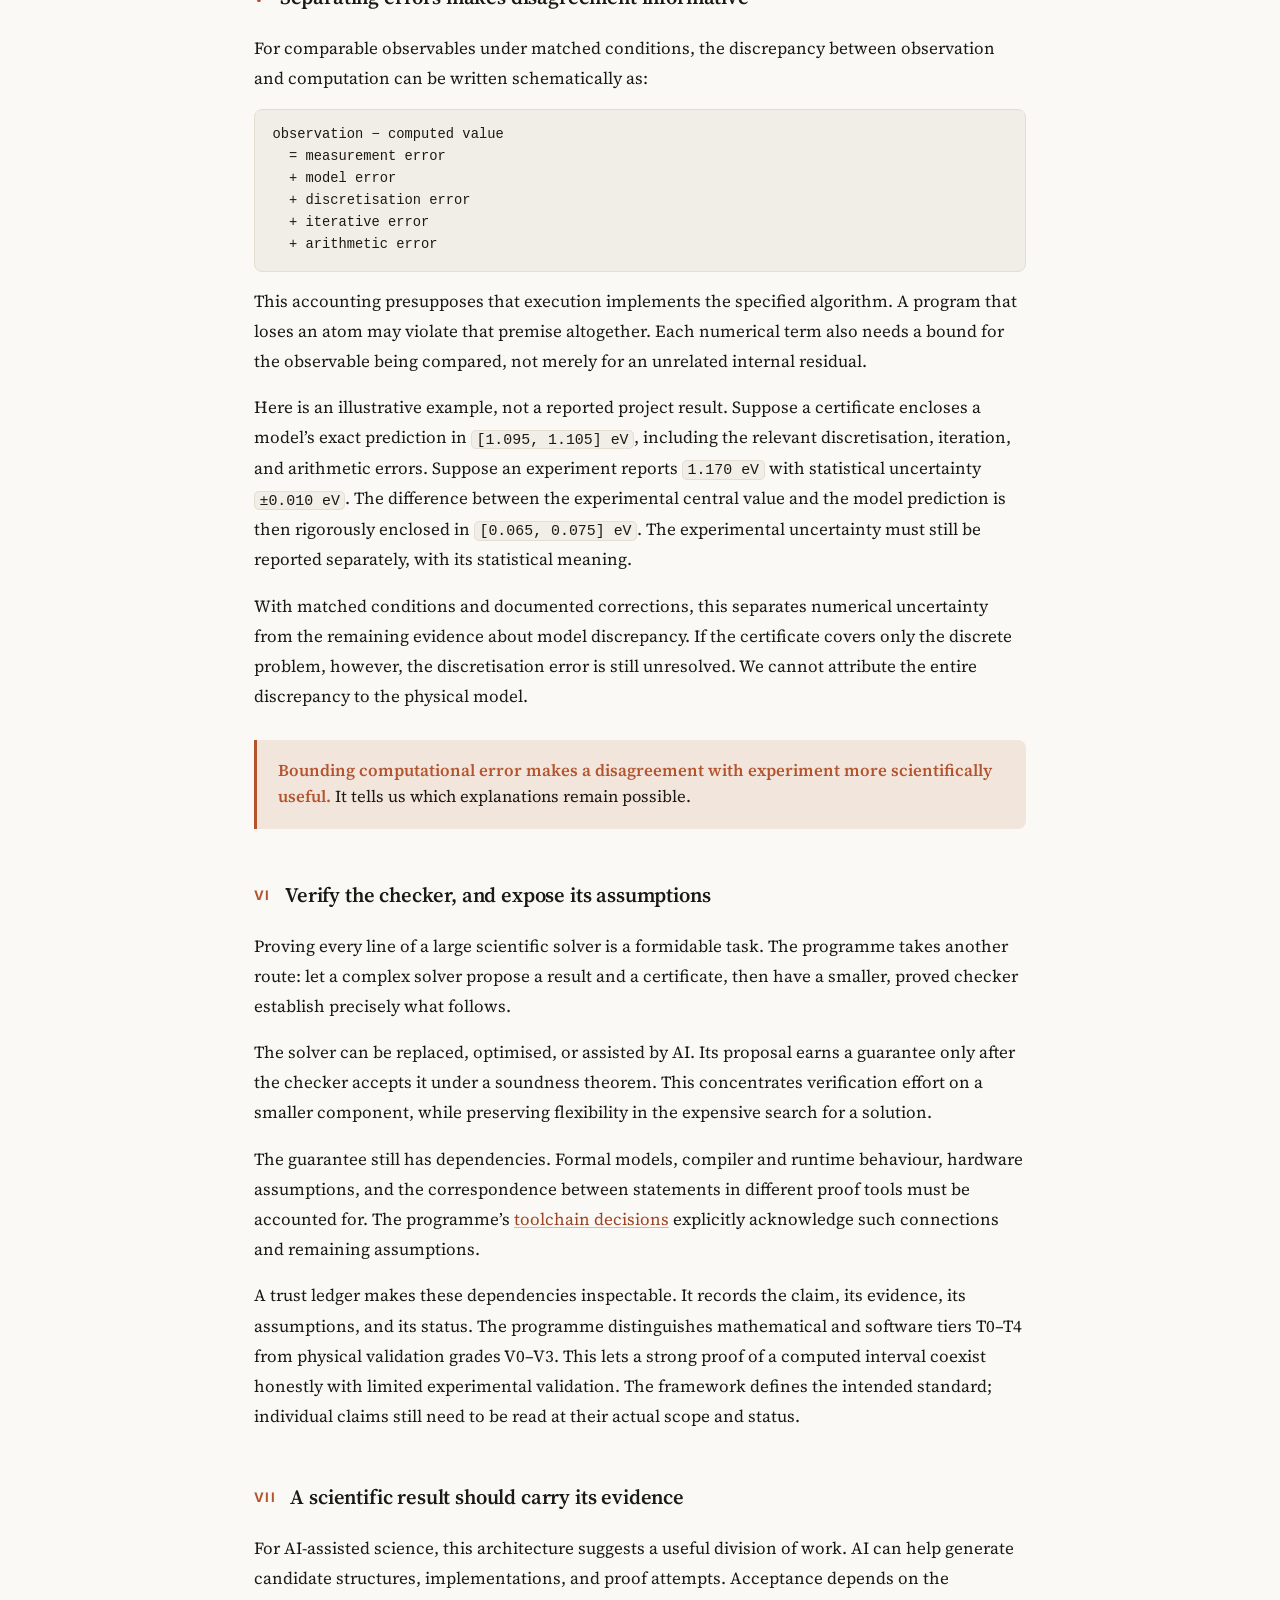
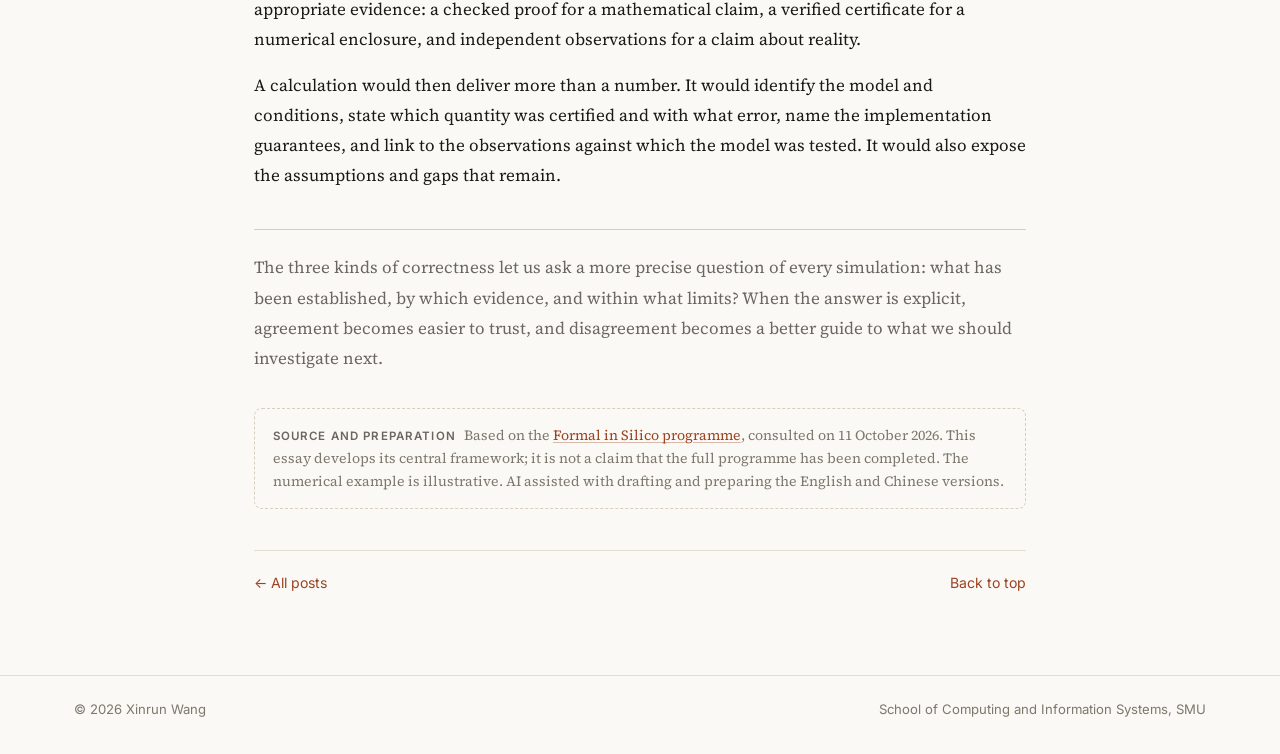
<file: posts/2026-10-11-triple-correctness-in-scientific-computing.html>
<!DOCTYPE html>
<html lang="en" data-theme="light" data-lang="en" data-bilingual>
<head>
<meta charset="utf-8" />
<meta name="viewport" content="width=device-width, initial-scale=1" />
<title data-t-zh="科学计算中的三重正确性 · Xinrun Wang">Triple Correctness in Scientific Computing · Xinrun Wang</title>
<meta name="description" content="Why trustworthy simulation needs physical, mathematical, and software correctness—and how separating them makes model error measurable." />
<link rel="preconnect" href="https://fonts.googleapis.com" />
<link rel="preconnect" href="https://fonts.gstatic.com" crossorigin />
<link rel="stylesheet" href="https://fonts.googleapis.com/css2?family=Inter:wght@400;500;600;700&amp;family=Source+Serif+4:ital,opsz,wght@0,8..60,400;0,8..60,600;0,8..60,700;1,8..60,400&amp;display=swap" />
<link rel="stylesheet" href="../assets/css/style.css?v=20261001b" />
<script src="../assets/js/main.js?v=20261001b"></script>
</head>
<body>

<div class="masthead">
  <div class="masthead__inner">
    <a class="site-title" href="../index.html">Xinrun Wang</a>
    <button class="nav-toggle" id="nav-toggle" aria-label="Toggle navigation">☰</button>
    <ul class="nav-links" id="nav-links">
      <li><a href="../index.html">Home</a></li>
      <li><a href="../publications.html">Publications</a></li>
      <li><a href="../ai4science.html">AI4Science</a></li>
      <li><a href="../blog.html" class="is-active">Not Intelligent</a></li>
      <li><a href="../lab.html">DIGA@SMU</a></li>
      <li><button class="theme-toggle" id="theme-toggle" aria-label="Toggle theme"><span id="theme-icon">☾</span></button></li>
    </ul>
  </div>
</div>

<div class="layout layout--reading">
  <main class="content">

    <div class="lang-switch" role="group" aria-label="Language / 语言">
      <button type="button" data-set-lang="en" aria-pressed="true">EN</button>
      <button type="button" data-set-lang="zh" aria-pressed="false">中文</button>
    </div>

    <article>
      <header class="post-header">
        <p class="post-eyebrow" lang="en">Essay · Trust in scientific simulation</p>
        <p class="post-eyebrow" lang="zh">随笔 · 科学模拟的可信性</p>
        <span class="date" lang="en">Oct 11, 2026</span>
        <span class="date" lang="zh">2026年10月11日</span>
        <h1 lang="en">Triple Correctness in Scientific Computing</h1>
        <h1 lang="zh">科学计算中的三重正确性</h1>
        <p class="post-subtitle" lang="en">A model of the world, a mathematical solution, and a running program each need their own evidence.</p>
        <p class="post-subtitle" lang="zh">模型是否符合现实、数学是否求解正确、程序是否执行无误，需要各自的证据。</p>
        <ul class="tags"><li class="tag">scientific computing</li><li class="tag">formal verification</li><li class="tag">AI for science</li></ul>
      </header>

      <!-- ============================ English ============================ -->
      <div class="post-body" lang="en">

        <p class="lede">A scientific program finishes, its residual falls below the tolerance, and a number appears on the screen. What have we actually learned? We may know that an iteration stopped. We may even know that another program gives the same answer. To turn that number into a claim about a material, a molecule, or a structure, however, we need a much longer chain of reasoning. The <a href="https://smu-diga.github.io/formal-in-silico-programme/">Formal in Silico programme</a> makes this chain explicit through three kinds of correctness: physical, mathematical, and software correctness. I find the distinction useful because it changes both how we establish trust and what we can learn when a calculation disagrees with reality.</p>

        <h2><span class="no">I</span>One number, three questions</h2>
        <p>Consider a simulation predicting a semiconductor band gap. Three questions sit behind its output. Does the physical model describe the observable being measured? Have we solved that model accurately enough? Does the actual program implement the intended calculation?</p>
        <table>
          <thead><tr><th scope="col">Correctness</th><th scope="col">Question</th><th scope="col">Evidence</th></tr></thead>
          <tbody>
            <tr><td>Physical</td><td>Does the model describe reality in the claimed range?</td><td>Independent observations, documented conditions, and measurement uncertainty</td></tr>
            <tr><td>Mathematical</td><td>Are the model equations solved with controlled error?</td><td>Theorems about solutions, discretisation, and iteration</td></tr>
            <tr><td>Software</td><td>Does execution faithfully realise the algorithm?</td><td>Specifications, implementation proofs, and certified arithmetic</td></tr>
          </tbody>
        </table>
        <p>These questions cannot substitute for one another. Agreement with experiment can conceal compensating errors. Agreement between programs can reflect a shared approximation. A proof that code implements an algorithm says nothing by itself about whether the underlying model describes nature.</p>

        <h2><span class="no">II</span>Physical correctness: the equations face the world</h2>
        <p>A physical model makes choices before any solver starts. Electronic-structure calculations choose a functional and pseudopotentials; molecular dynamics chooses a force field; continuum mechanics chooses a constitutive law and boundary conditions. Those choices determine what world the computation describes.</p>
        <p>Solving the resulting equations to more decimal places cannot establish that they describe the world we inhabit. The programme uses the band-gap problem to illustrate this distinction: a carefully converged Kohn–Sham calculation can still disagree with a measured gap. Both the approximation in the model and the relationship between the calculated quantity and the measured observable require scrutiny.</p>
        <p>Physical correctness is therefore an empirical claim with a stated scope. Validation needs traceable measurements, their conditions and uncertainties, and a clear account of any corrections. Data used to fit a model should be kept separate from data used to validate it. Fixing the comparison protocol beforehand also makes disagreement a result we can report, rather than a reason to quietly adjust the test. These are central requirements of the programme’s <a href="https://smu-diga.github.io/formal-in-silico-programme/#s3">physical validation layer</a>.</p>
        <div class="claim"><p>A model earns support for particular observables and conditions. <strong>Physical correctness remains open to revision by new evidence.</strong></p></div>

        <h2><span class="no">III</span>Mathematical correctness: convergence needs a destination</h2>
        <p>Once a model is fixed, we still have to connect a finite calculation to its equations. A differential equation lives in a continuous space; a computer uses a mesh, a basis cutoff, and finitely many iterations. Each transition creates an obligation.</p>
        <p>Does a solution exist? Is it unique, or are several solutions possible? How far is the discrete solution from the continuous one? How does a stopping tolerance bound the error in the quantity we care about? A small residual becomes informative only through a theorem connecting it to solution error, with the relevant stability assumptions.</p>
        <p>The distinction becomes especially important in nonlinear problems. A self-consistent iteration can converge to a stationary state without establishing that it is the global energy minimum. A certificate for a unique solution near one candidate must say that it is local. It cannot silently become a certificate for the ground state.</p>
        <p>Lean can check proofs of these statements against formal definitions. The guarantee follows the theorem’s assumptions and conclusion: a result about a finite basis remains a result about that finite basis until a further bound connects it to the continuous problem. Recording that boundary is part of mathematical correctness.</p>

        <h2><span class="no">IV</span>Software correctness: the theorem must reach execution</h2>
        <p>A mathematical algorithm does not send MPI messages, migrate atoms between processes, or recover a checkpoint. Its implementation does. An atom duplicated during migration changes the simulated system even when every local force calculation is accurate.</p>
        <p>The programme assigns different tools to different obligations. TLA+ describes concurrent protocols and their invariants. Frama-C addresses properties of selected C kernels. Proved checkers validate numerical certificates. A refinement argument connects an implementation specification to the abstract algorithm whose mathematics has been analysed.</p>
        <p>The scope of the evidence matters. Model checking can exhaust the behaviours of a specified finite instance; that alone is not a proof for every process count. Checking an execution trace establishes something about the recorded run. A general refinement theorem supports a broader claim, under its stated assumptions.</p>
        <p>Arithmetic belongs in this chain too. Floating-point addition is not associative, so parallel reductions can change results when their order changes. Exact rational arithmetic or outward-rounded interval arithmetic can support rigorous enclosures. Reproducibility is useful evidence about execution, while an error bound explains how the result relates to the intended mathematical quantity.</p>

        <h2><span class="no">V</span>Separating errors makes disagreement informative</h2>
        <p>For comparable observables under matched conditions, the discrepancy between observation and computation can be written schematically as:</p>
        <pre><code>observation − computed value
  = measurement error
  + model error
  + discretisation error
  + iterative error
  + arithmetic error</code></pre>
        <p>This accounting presupposes that execution implements the specified algorithm. A program that loses an atom may violate that premise altogether. Each numerical term also needs a bound for the observable being compared, not merely for an unrelated internal residual.</p>
        <p>Here is an illustrative example, not a reported project result. Suppose a certificate encloses a model’s exact prediction in <code>[1.095, 1.105] eV</code>, including the relevant discretisation, iteration, and arithmetic errors. Suppose an experiment reports <code>1.170 eV</code> with statistical uncertainty <code>±0.010 eV</code>. The difference between the experimental central value and the model prediction is then rigorously enclosed in <code>[0.065, 0.075] eV</code>. The experimental uncertainty must still be reported separately, with its statistical meaning.</p>
        <p>With matched conditions and documented corrections, this separates numerical uncertainty from the remaining evidence about model discrepancy. If the certificate covers only the discrete problem, however, the discretisation error is still unresolved. We cannot attribute the entire discrepancy to the physical model.</p>
        <div class="claim"><p><strong>Bounding computational error makes a disagreement with experiment more scientifically useful.</strong> It tells us which explanations remain possible.</p></div>

        <h2><span class="no">VI</span>Verify the checker, and expose its assumptions</h2>
        <p>Proving every line of a large scientific solver is a formidable task. The programme takes another route: let a complex solver propose a result and a certificate, then have a smaller, proved checker establish precisely what follows.</p>
        <p>The solver can be replaced, optimised, or assisted by AI. Its proposal earns a guarantee only after the checker accepts it under a soundness theorem. This concentrates verification effort on a smaller component, while preserving flexibility in the expensive search for a solution.</p>
        <p>The guarantee still has dependencies. Formal models, compiler and runtime behaviour, hardware assumptions, and the correspondence between statements in different proof tools must be accounted for. The programme’s <a href="https://smu-diga.github.io/formal-in-silico-programme/#s10">toolchain decisions</a> explicitly acknowledge such connections and remaining assumptions.</p>
        <p>A trust ledger makes these dependencies inspectable. It records the claim, its evidence, its assumptions, and its status. The programme distinguishes mathematical and software tiers T0–T4 from physical validation grades V0–V3. This lets a strong proof of a computed interval coexist honestly with limited experimental validation. The framework defines the intended standard; individual claims still need to be read at their actual scope and status.</p>

        <h2><span class="no">VII</span>A scientific result should carry its evidence</h2>
        <p>For AI-assisted science, this architecture suggests a useful division of work. AI can help generate candidate structures, implementations, and proof attempts. Acceptance depends on the appropriate evidence: a checked proof for a mathematical claim, a verified certificate for a numerical enclosure, and independent observations for a claim about reality.</p>
        <p>A calculation would then deliver more than a number. It would identify the model and conditions, state which quantity was certified and with what error, name the implementation guarantees, and link to the observations against which the model was tested. It would also expose the assumptions and gaps that remain.</p>
        <div class="coda"><p>The three kinds of correctness let us ask a more precise question of every simulation: what has been established, by which evidence, and within what limits? When the answer is explicit, agreement becomes easier to trust, and disagreement becomes a better guide to what we should investigate next.</p></div>

        <div class="disclosure">
          <p><b>Source and preparation</b>Based on the <a href="https://smu-diga.github.io/formal-in-silico-programme/">Formal in Silico programme</a>, consulted on 11 October 2026. This essay develops its central framework; it is not a claim that the full programme has been completed. The numerical example is illustrative. AI assisted with drafting and preparing the English and Chinese versions.</p>
        </div>

      </div>

      <!-- ============================= 中文 ============================== -->
      <div class="post-body" lang="zh">

        <p class="lede">一个科学计算程序运行结束，残差降到了容差以下，屏幕上出现了一个数字。到这一步，我们究竟知道了什么？我们可能只知道一次迭代停止了，也可能知道另一个程序给出了相同的答案。但要把这个数字变成关于材料、分子或者结构的科学结论，还需要一条更长的论证链。<a href="https://smu-diga.github.io/formal-in-silico-programme/">Formal in Silico 研究计划</a>用三种正确性把这条链条明确地展开：物理正确性、数学正确性和软件正确性。我认为，这一区分的价值在于，它既改变了我们建立信任的方式，也改变了我们能够从计算与现实的分歧中学到什么。</p>

        <h2><span class="no">一</span>一个数字，背后的三个问题</h2>
        <p>以预测半导体能隙为例。一个输出数字背后，至少有三个问题：物理模型描述的是实验测量的那个量吗？我们把模型求解得足够准确了吗？实际运行的程序执行的是我们打算执行的计算吗？</p>
        <table>
          <thead><tr><th scope="col">正确性</th><th scope="col">要回答的问题</th><th scope="col">需要的证据</th></tr></thead>
          <tbody>
            <tr><td>物理正确性</td><td>模型在所声称的范围内符合现实吗？</td><td>独立观测、明确的测量条件与测量不确定性</td></tr>
            <tr><td>数学正确性</td><td>是否在误差受控的条件下求解了模型方程？</td><td>关于解、离散化与迭代的定理</td></tr>
            <tr><td>软件正确性</td><td>程序执行是否忠实实现了算法？</td><td>形式化规格、实现证明与经过认证的算术</td></tr>
          </tbody>
        </table>
        <p>这三个问题不能互相代替。与实验吻合，可能掩盖了彼此抵消的错误；两个程序结果一致，可能只是使用了同一种近似；证明代码正确实现了算法，本身也不能说明算法背后的物理模型符合自然。</p>

        <h2><span class="no">二</span>物理正确性：让方程接受现实的检验</h2>
        <p>在求解器开始工作之前，物理模型已经做出了很多选择。电子结构计算选择泛函与赝势，分子动力学选择力场，连续介质力学选择本构关系与边界条件。这些选择决定了计算所描述的世界。</p>
        <p>把方程多算几位小数，并不能确立它们描述的就是我们所处的现实。研究计划用能隙问题说明了这一区别：一个经过充分数值收敛的 Kohn–Sham 计算，仍然可能与测量得到的能隙不一致。模型中采用的近似，以及所计算的量与实验可观测量之间的关系，都需要被审视。</p>
        <p>因此，物理正确性是一种具有明确适用范围的经验判断。验证需要可追溯的测量数据、测量条件与不确定性，也需要交代比较之前做过哪些修正。用于拟合模型的数据，应当与验证模型的数据分开；在比较之前固定检验方案，则让“不吻合”也成为可以报告的研究结果，而不是悄悄修改检验标准的理由。这些要求构成了该计划<a href="https://smu-diga.github.io/formal-in-silico-programme/#s3">物理验证层</a>的重要内容。</p>
        <div class="claim"><p>一个模型获得的支持，总是针对特定的可观测量与条件。<strong>物理正确性的判断，始终允许新的证据来修正。</strong></p></div>

        <h2><span class="no">三</span>数学正确性：收敛需要有一个明确的终点</h2>
        <p>固定了模型，仍然需要把有限的计算与模型方程连接起来。微分方程存在于连续空间中，计算机却使用有限的网格、截断的基组和有限次迭代。每一次转换，都产生了需要完成的论证。</p>
        <p>解存在吗？它是唯一的，还是可能有多个？离散解与连续解之间相差多少？停止迭代时使用的容差，怎样约束我们真正关心的物理量的误差？一个很小的残差，只有通过连接残差与解误差的定理，并满足相关的稳定性条件，才能提供明确的保证。</p>
        <p>在非线性问题中，这一点尤其重要。自洽迭代收敛到一个驻态，并不意味着已经找到全局能量最低的状态。如果一个证书只保证某个候选解附近存在唯一的解，就必须明确地说这是局部结论，不能悄悄把它变成对基态的认证。</p>
        <p>Lean 可以依据形式化定义，检查这些命题的证明。保证的范围取决于定理的假设与结论：关于有限基组的结果，仍然只是关于这个有限基组的结果；只有再补上与连续问题之间的误差界，才能跨越这一层。明确记录这条边界，本身就是数学正确性的一部分。</p>

        <h2><span class="no">四</span>软件正确性：让定理真正抵达程序的执行</h2>
        <p>数学算法本身不会发送 MPI 消息，不会把原子从一个进程迁移到另一个进程，也不会恢复检查点；实际程序会。即使每一次局部力的计算都准确无误，迁移过程中重复了一个原子，也已经改变了被模拟的系统。</p>
        <p>这项研究计划为不同的证明义务分配了不同工具。TLA+ 描述并发协议及其不变量，Frama-C 处理特定 C 语言内核的性质，经过证明的检查器验证数值证书。精化论证则把实现的规格，与已经接受数学分析的抽象算法连接起来。</p>
        <p>证据的覆盖范围同样需要说明。模型检查可以穷尽某个指定有限实例的行为，但这本身并不是关于任意进程数量的证明；检查执行轨迹，支持的是关于所记录运行的结论；一般性的精化定理，才能在其假设之下支持更广的保证。</p>
        <p>算术也属于这条链条。浮点加法不满足结合律，因此，并行归约的顺序变化可能改变结果。精确有理数算术或向外舍入的区间算术，可以支持严格的数值包围。可复现性为程序执行提供了有用证据，而误差界进一步说明，这个结果与预期的数学量之间是什么关系。</p>

        <h2><span class="no">五</span>把误差分开，分歧才有解释力</h2>
        <p>对于在相匹配的条件下具有可比性的观测量，观测与计算之间的差异，可以示意性地写成：</p>
        <pre><code>观测值 − 计算值
  = 测量误差
  + 模型误差
  + 离散化误差
  + 迭代误差
  + 算术误差</code></pre>
        <p>这个分解有一个前提：程序确实实现了规定的算法。一个丢失原子的程序，可能直接破坏这个前提。每一项数值误差，也必须落实到正在比较的观测量上，而不能只给出某个无关的内部残差。</p>
        <p>来看一个假设的例子，以下数字并非项目报告的结果。假设一个证书把模型的精确预测包围在 <code>[1.095, 1.105] eV</code> 内，并且已经覆盖相关的离散化、迭代与算术误差。实验报告的中心值是 <code>1.170 eV</code>，统计不确定性为 <code>±0.010 eV</code>。那么，实验中心值减去模型预测的差，可以被严格包围在 <code>[0.065, 0.075] eV</code> 内。实验不确定性仍然需要单独报告，并说明其统计含义。</p>
        <p>在条件匹配、修正有据可查的前提下，这就把数值不确定性，与剩余的模型偏差证据区分开来。不过，如果证书只覆盖离散问题，离散化误差就仍然没有解决，我们也就不能把全部分歧都归因于物理模型。</p>
        <div class="claim"><p><strong>为计算误差建立严格边界，会让与实验的分歧更有科学价值。</strong>它帮助我们判断，还有哪些解释是可能的。</p></div>

        <h2><span class="no">六</span>验证检查器，并公开它的假设</h2>
        <p>逐行证明一个大型科学计算求解器，是一项极其庞大的任务。这项计划选择了另一条路径：让复杂的求解器提出结果并生成证书，再由一个更小、经过证明的检查器，确立究竟能够从中得出什么结论。</p>
        <p>求解器可以被替换、被优化，也可以得到 AI 的帮助。只有当检查器依据可靠性定理接受了它的提议，结果才获得相应的保证。这样，验证工作可以集中到较小的组件上，而寻找解的昂贵过程仍然保留实现上的灵活性。</p>
        <p>这种保证仍然有依赖：形式化模型、编译器与运行时的行为、硬件假设，以及不同证明工具之间命题的对应关系，都需要交代。研究计划在<a href="https://smu-diga.github.io/formal-in-silico-programme/#s10">工具链的设计决策</a>中，明确承认了这些连接及其剩余假设。</p>
        <p>信任账本让这些依赖可以被检查。它记录命题、证据、假设和当前状态。计划把数学与软件的 T0–T4 层级，同物理验证的 V0–V3 等级分开，使一个具有强证明支持的计算区间，可以诚实地与有限的实验验证并存。框架定义的是希望达到的标准，每一项具体成果仍然需要按照自身实际覆盖的范围与状态来理解。</p>

        <h2><span class="no">七</span>科学结果应当携带自己的证据</h2>
        <p>对于 AI 参与的科学研究，这种架构提供了一种有用的分工。AI 可以帮助生成候选结构、程序实现和证明尝试；是否接受这些产出，则取决于相应的证据：数学命题需要经过检查的证明，数值包围需要得到验证的证书，关于现实的判断需要独立观测。</p>
        <p>这样，一次计算交付的就不只是一个数字。它还应当说明使用了什么模型、针对什么条件、认证了哪个量、误差是多少、程序实现具有什么保证，以及模型接受过哪些观测的检验。尚未消除的假设与缺口，也应当一并呈现。</p>
        <div class="coda"><p>三重正确性让我们能够对每一次模拟提出更精确的问题：究竟确立了什么结论，依据什么证据，又受到哪些边界的限制？当答案被清楚地写出来，吻合就更值得信任，分歧也更能指引我们接下来应该研究什么。</p></div>

        <div class="disclosure">
          <p><b>来源与写作说明</b>本文依据 <a href="https://smu-diga.github.io/formal-in-silico-programme/">Formal in Silico 研究计划</a>撰写，网页查阅日期为 2026 年 10 月 11 日。文章围绕其核心框架展开论述，并不表示整个计划已经完成。文中的数值例子仅用于说明。AI 参与了起草与中英文两个版本的准备。</p>
        </div>

      </div>
    </article>

    <nav class="post-nav">
      <a href="../blog.html"><span lang="en">&larr; All posts</span><span lang="zh">&larr; 全部文章</span></a>
      <a href="#top"><span lang="en">Back to top</span><span lang="zh">回到顶部</span></a>
    </nav>

  </main>
</div>

<footer class="site-footer">
  <div class="site-footer__inner">
    <span>&copy; 2026 Xinrun Wang</span>
    <span>School of Computing and Information Systems, SMU</span>
  </div>
</footer>

</body>
</html>
</file>
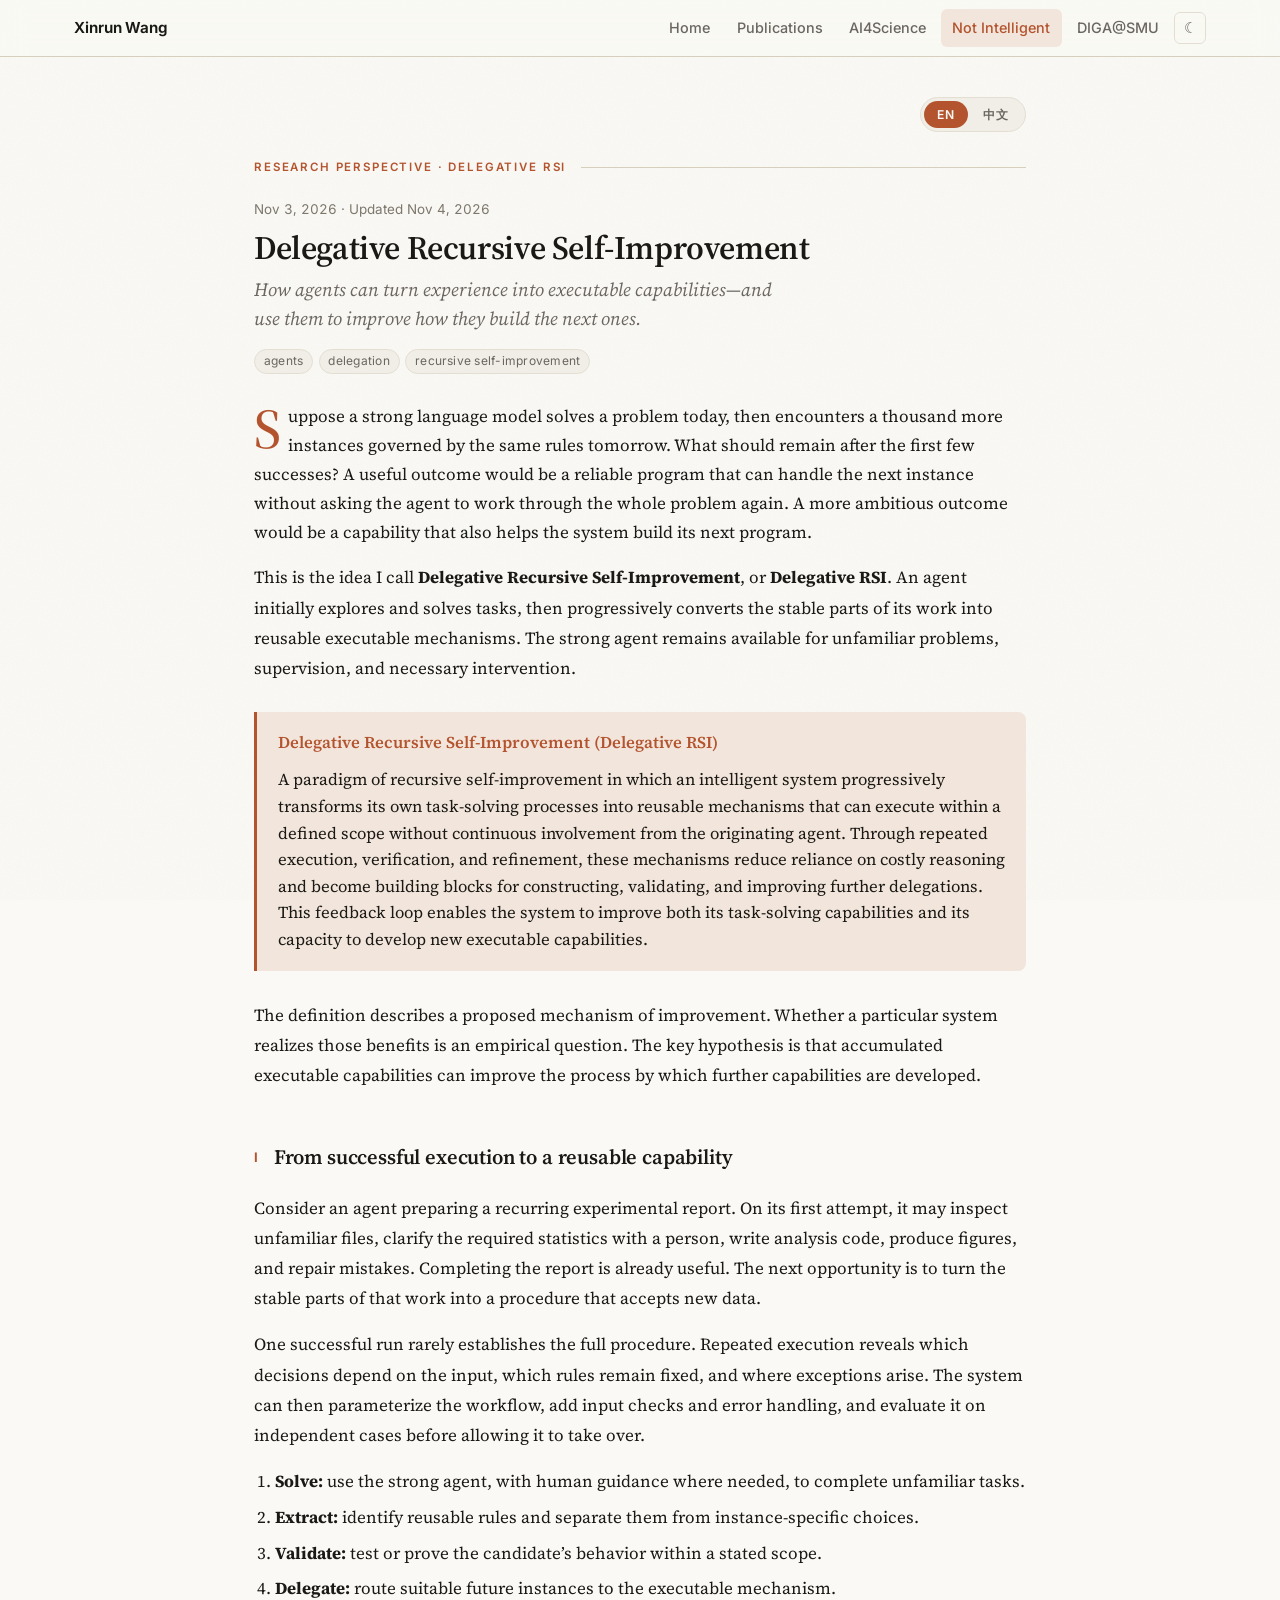
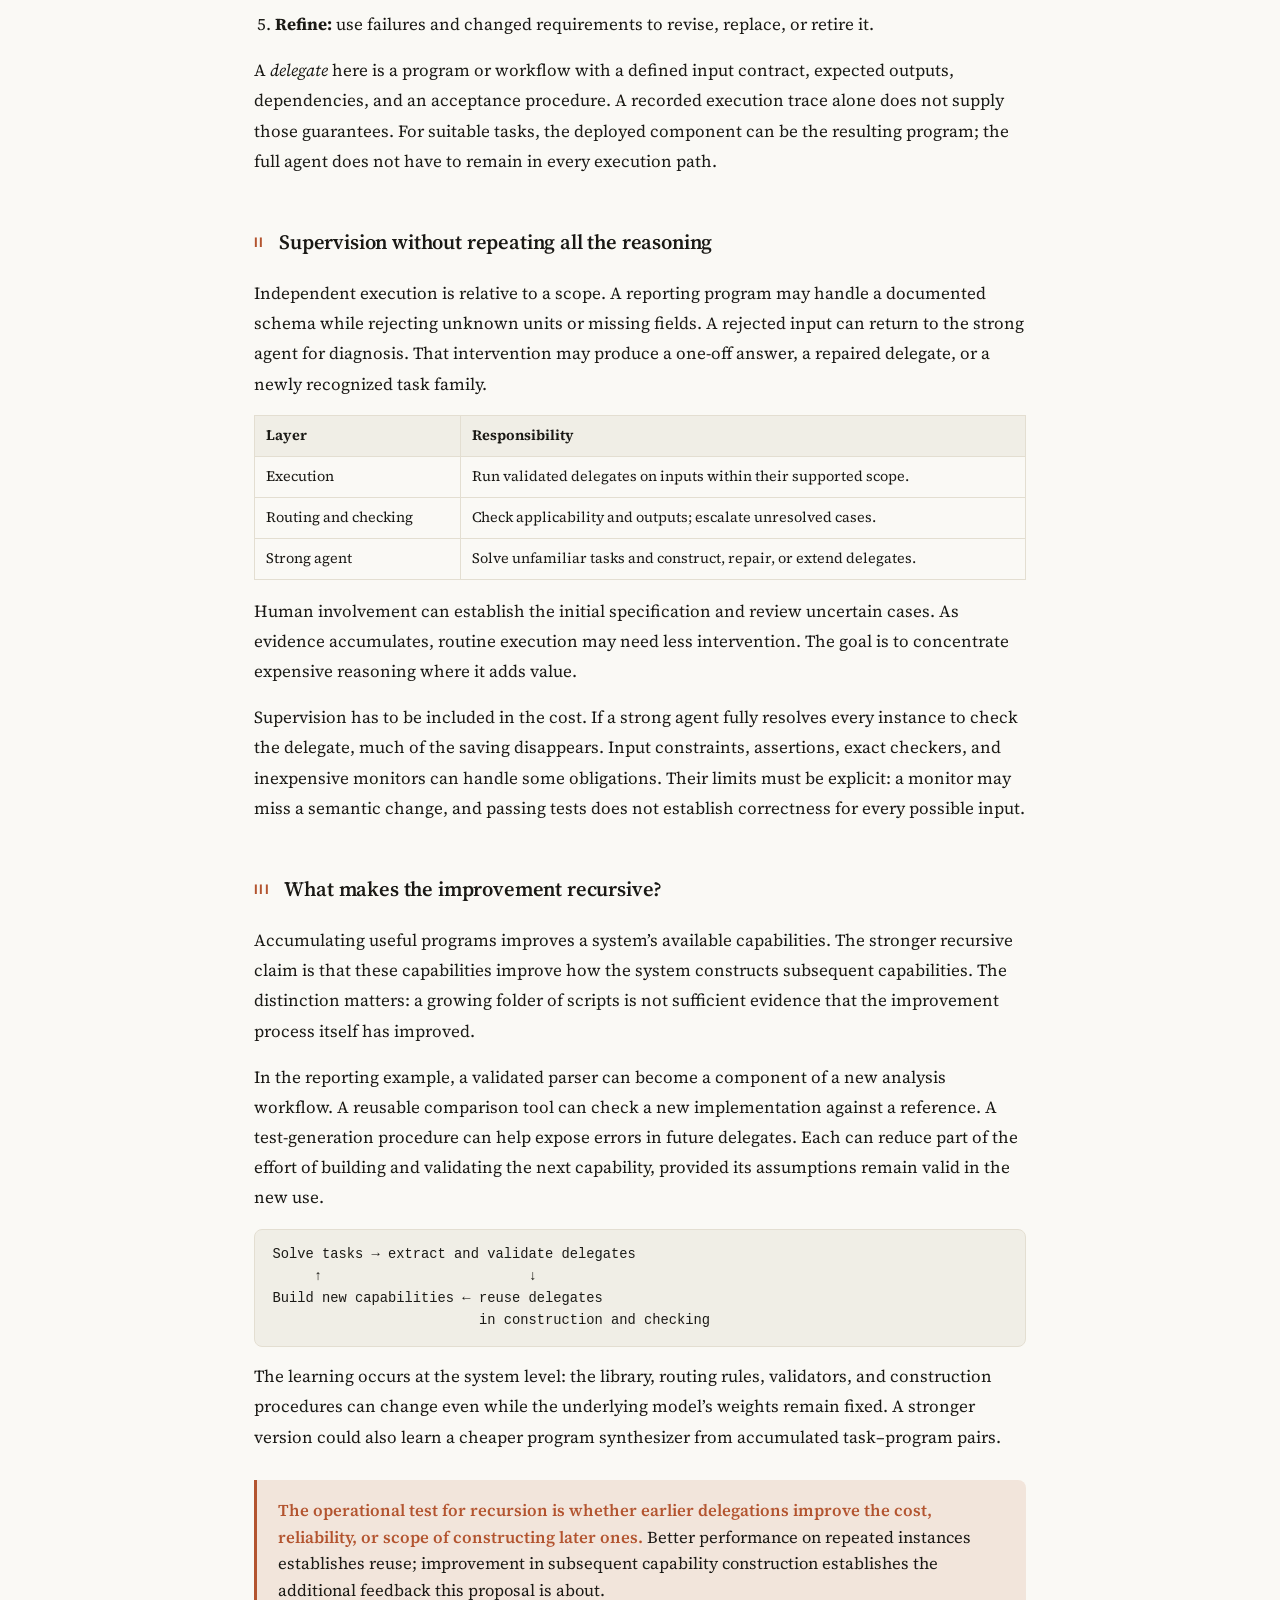
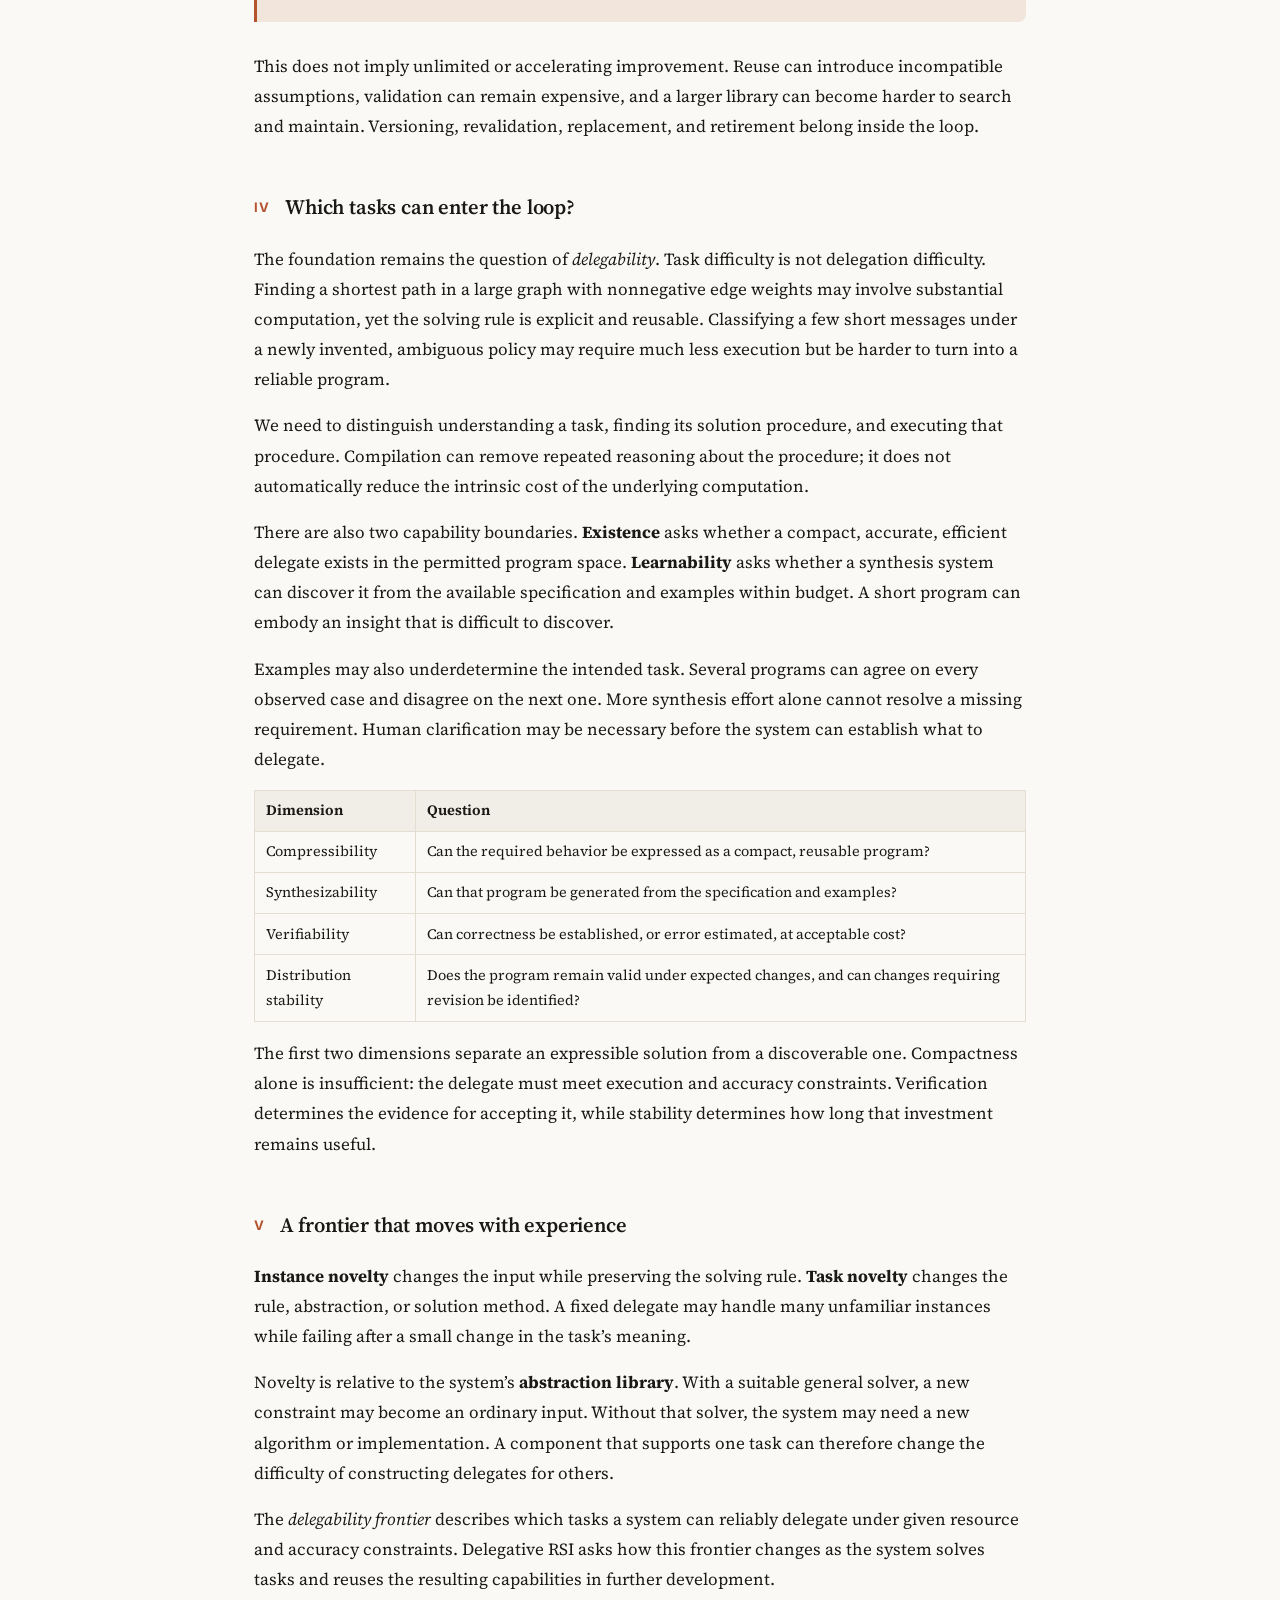
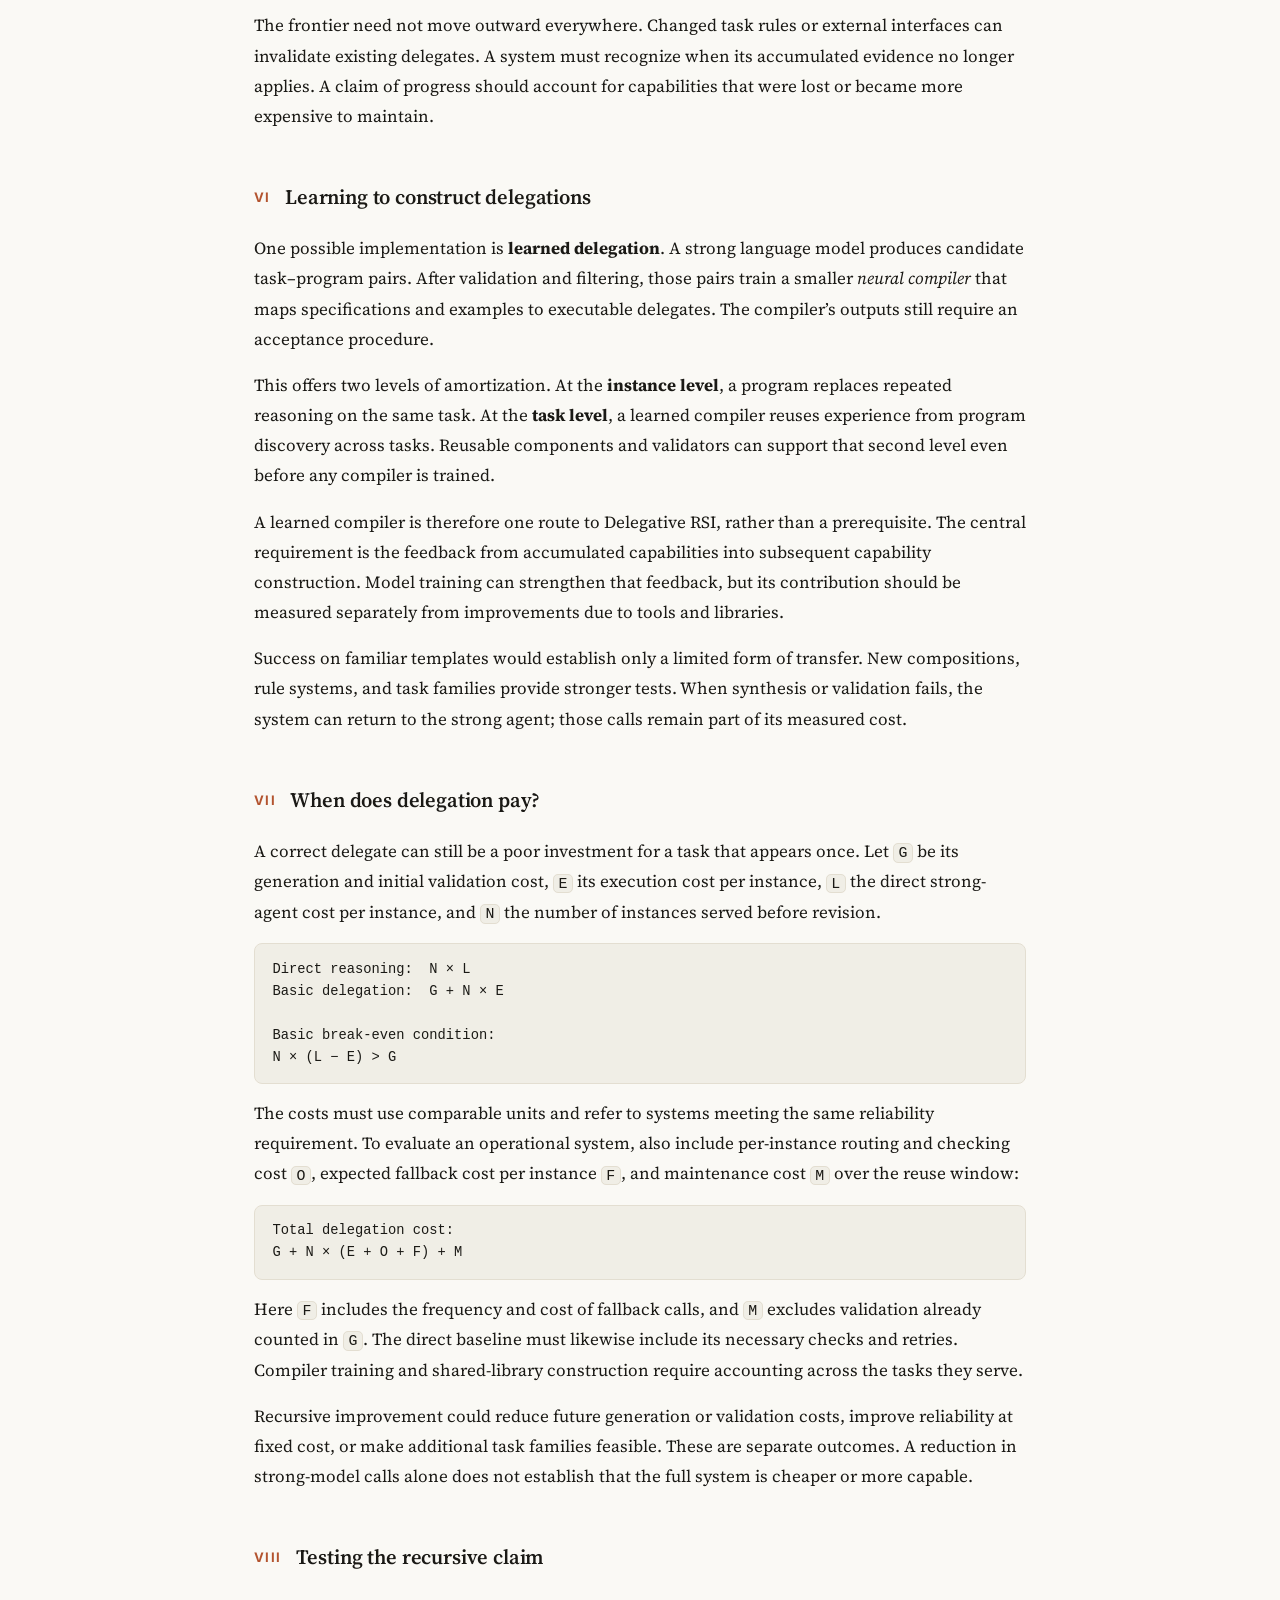
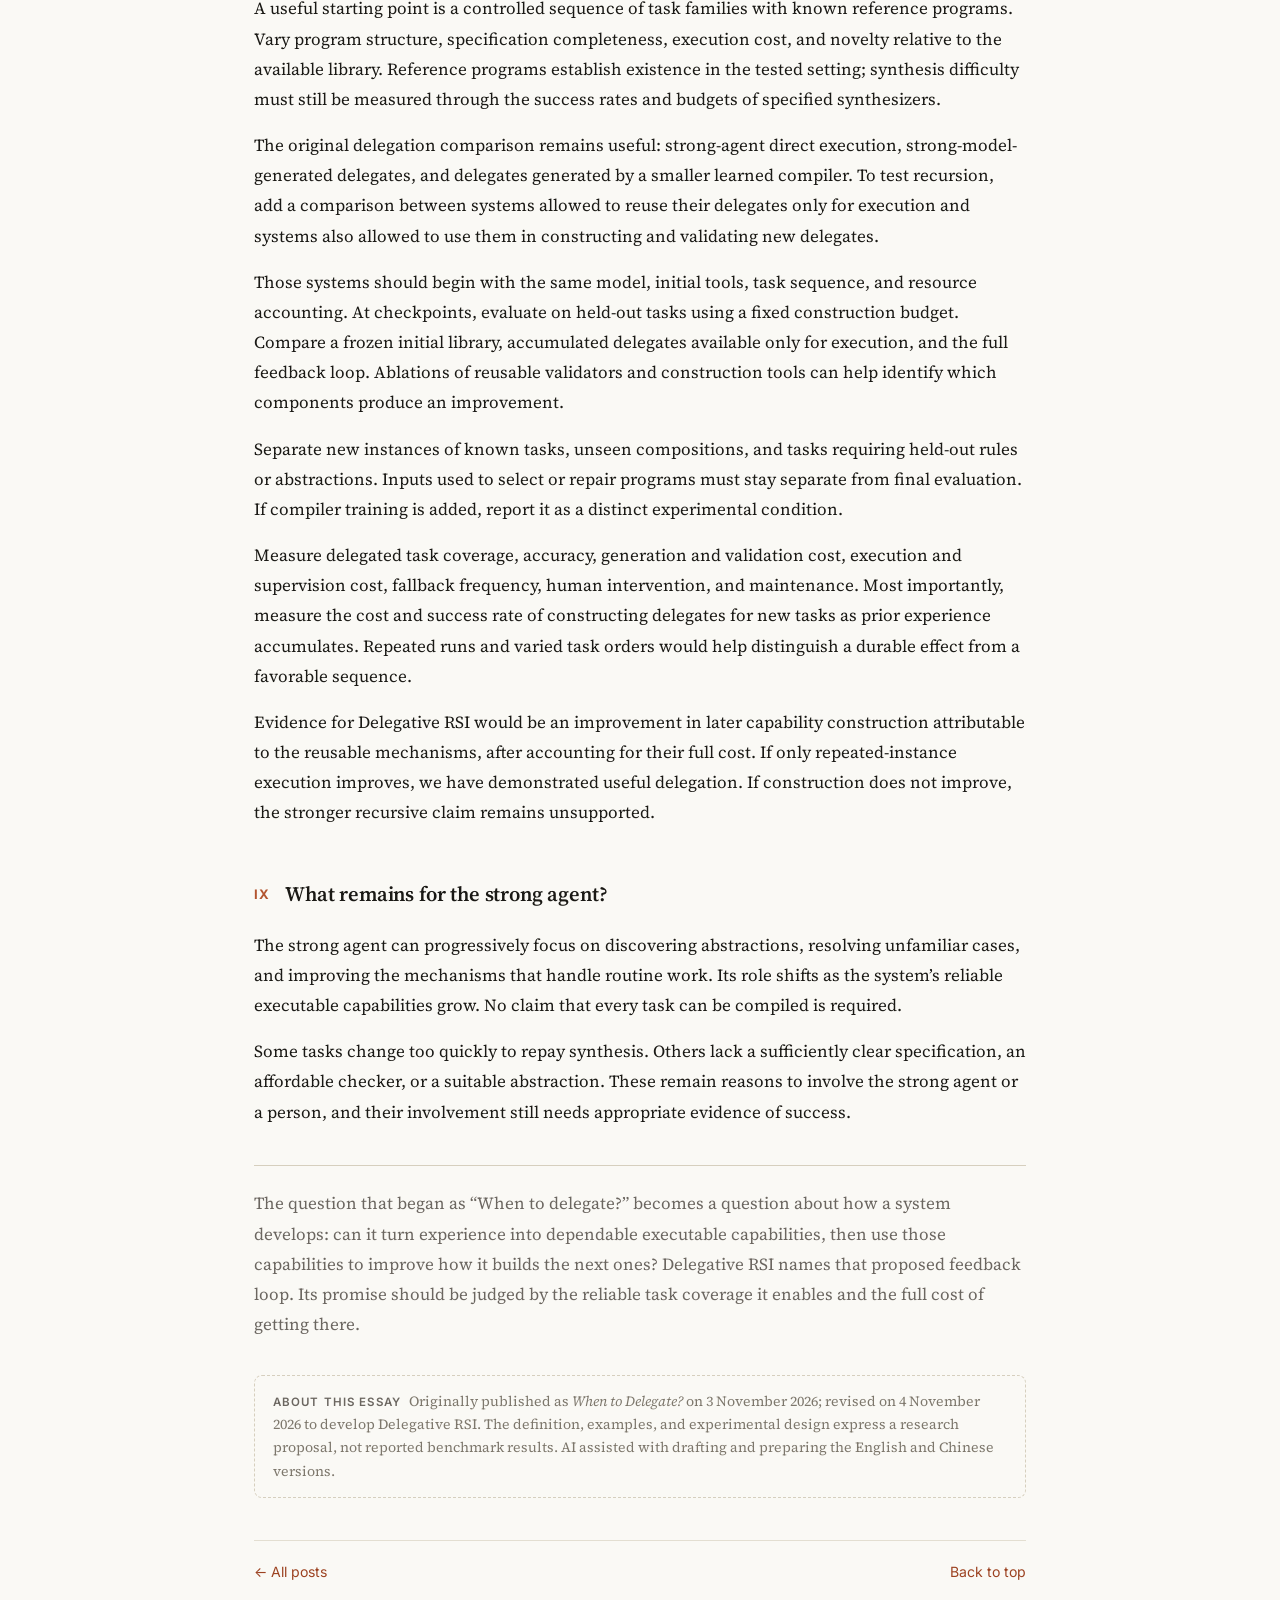
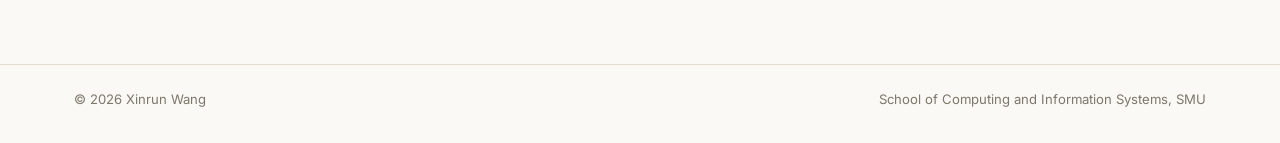
<file: posts/2026-11-03-when-to-delegate.html>
<!DOCTYPE html>
<html lang="en" data-theme="light" data-lang="en" data-bilingual>
<head>
<meta charset="utf-8" />
<meta name="viewport" content="width=device-width, initial-scale=1" />
<title data-t-zh="委派式递归自我改进 · Xinrun Wang">Delegative Recursive Self-Improvement · Xinrun Wang</title>
<meta name="description" content="How agents can turn task-solving experience into reusable mechanisms, and use those mechanisms to improve their ability to build new capabilities." />
<link rel="preconnect" href="https://fonts.googleapis.com" />
<link rel="preconnect" href="https://fonts.gstatic.com" crossorigin />
<link rel="stylesheet" href="https://fonts.googleapis.com/css2?family=Inter:wght@400;500;600;700&amp;family=Source+Serif+4:ital,opsz,wght@0,8..60,400;0,8..60,600;0,8..60,700;1,8..60,400&amp;display=swap" />
<link rel="stylesheet" href="../assets/css/style.css?v=20261001b" />
<script src="../assets/js/main.js?v=20261001b"></script>
</head>
<body id="top">

<div class="masthead">
  <div class="masthead__inner">
    <a class="site-title" href="../index.html">Xinrun Wang</a>
    <button class="nav-toggle" id="nav-toggle" aria-label="Toggle navigation">☰</button>
    <ul class="nav-links" id="nav-links">
      <li><a href="../index.html">Home</a></li>
      <li><a href="../publications.html">Publications</a></li>
      <li><a href="../ai4science.html">AI4Science</a></li>
      <li><a href="../blog.html" class="is-active">Not Intelligent</a></li>
      <li><a href="../lab.html">DIGA@SMU</a></li>
      <li><button class="theme-toggle" id="theme-toggle" aria-label="Toggle theme"><span id="theme-icon">☾</span></button></li>
    </ul>
  </div>
</div>

<div class="layout layout--reading">
  <main class="content">

    <div class="lang-switch" role="group" aria-label="Language / 语言">
      <button type="button" data-set-lang="en" aria-pressed="true">EN</button>
      <button type="button" data-set-lang="zh" aria-pressed="false">中文</button>
    </div>

    <article>
      <header class="post-header">
        <p class="post-eyebrow" lang="en">Research perspective · Delegative RSI</p>
        <p class="post-eyebrow" lang="zh">研究随笔 · 从委派到递归改进</p>
        <span class="date" lang="en">Nov 3, 2026 · Updated Nov 4, 2026</span>
        <span class="date" lang="zh">2026年11月3日 · 更新于11月4日</span>
        <h1 lang="en">Delegative Recursive Self-Improvement</h1>
        <h1 lang="zh">委派式递归自我改进</h1>
        <p class="post-subtitle" lang="en">How agents can turn experience into executable capabilities—and use them to improve how they build the next ones.</p>
        <p class="post-subtitle" lang="zh">将任务经验转化为可执行能力，再用这些能力改善后续能力的构建。</p>
        <ul class="tags"><li class="tag">agents</li><li class="tag">delegation</li><li class="tag">recursive self-improvement</li></ul>
      </header>

      <!-- ============================ English ============================ -->
      <div class="post-body" lang="en">

        <p class="lede">Suppose a strong language model solves a problem today, then encounters a thousand more instances governed by the same rules tomorrow. What should remain after the first few successes? A useful outcome would be a reliable program that can handle the next instance without asking the agent to work through the whole problem again. A more ambitious outcome would be a capability that also helps the system build its next program.</p>
        <p>This is the idea I call <strong>Delegative Recursive Self-Improvement</strong>, or <strong>Delegative RSI</strong>. An agent initially explores and solves tasks, then progressively converts the stable parts of its work into reusable executable mechanisms. The strong agent remains available for unfamiliar problems, supervision, and necessary intervention.</p>
        <div class="claim">
          <p><strong>Delegative Recursive Self-Improvement (Delegative RSI)</strong></p>
          <p>A paradigm of recursive self-improvement in which an intelligent system progressively transforms its own task-solving processes into reusable mechanisms that can execute within a defined scope without continuous involvement from the originating agent. Through repeated execution, verification, and refinement, these mechanisms reduce reliance on costly reasoning and become building blocks for constructing, validating, and improving further delegations. This feedback loop enables the system to improve both its task-solving capabilities and its capacity to develop new executable capabilities.</p>
        </div>
        <p>The definition describes a proposed mechanism of improvement. Whether a particular system realizes those benefits is an empirical question. The key hypothesis is that accumulated executable capabilities can improve the process by which further capabilities are developed.</p>

        <h2><span class="no">I</span>From successful execution to a reusable capability</h2>
        <p>Consider an agent preparing a recurring experimental report. On its first attempt, it may inspect unfamiliar files, clarify the required statistics with a person, write analysis code, produce figures, and repair mistakes. Completing the report is already useful. The next opportunity is to turn the stable parts of that work into a procedure that accepts new data.</p>
        <p>One successful run rarely establishes the full procedure. Repeated execution reveals which decisions depend on the input, which rules remain fixed, and where exceptions arise. The system can then parameterize the workflow, add input checks and error handling, and evaluate it on independent cases before allowing it to take over.</p>
        <ol>
          <li><strong>Solve:</strong> use the strong agent, with human guidance where needed, to complete unfamiliar tasks.</li>
          <li><strong>Extract:</strong> identify reusable rules and separate them from instance-specific choices.</li>
          <li><strong>Validate:</strong> test or prove the candidate’s behavior within a stated scope.</li>
          <li><strong>Delegate:</strong> route suitable future instances to the executable mechanism.</li>
          <li><strong>Refine:</strong> use failures and changed requirements to revise, replace, or retire it.</li>
        </ol>
        <p>A <em>delegate</em> here is a program or workflow with a defined input contract, expected outputs, dependencies, and an acceptance procedure. A recorded execution trace alone does not supply those guarantees. For suitable tasks, the deployed component can be the resulting program; the full agent does not have to remain in every execution path.</p>

        <h2><span class="no">II</span>Supervision without repeating all the reasoning</h2>
        <p>Independent execution is relative to a scope. A reporting program may handle a documented schema while rejecting unknown units or missing fields. A rejected input can return to the strong agent for diagnosis. That intervention may produce a one-off answer, a repaired delegate, or a newly recognized task family.</p>
        <table>
          <thead><tr><th scope="col">Layer</th><th scope="col">Responsibility</th></tr></thead>
          <tbody>
            <tr><td>Execution</td><td>Run validated delegates on inputs within their supported scope.</td></tr>
            <tr><td>Routing and checking</td><td>Check applicability and outputs; escalate unresolved cases.</td></tr>
            <tr><td>Strong agent</td><td>Solve unfamiliar tasks and construct, repair, or extend delegates.</td></tr>
          </tbody>
        </table>
        <p>Human involvement can establish the initial specification and review uncertain cases. As evidence accumulates, routine execution may need less intervention. The goal is to concentrate expensive reasoning where it adds value.</p>
        <p>Supervision has to be included in the cost. If a strong agent fully resolves every instance to check the delegate, much of the saving disappears. Input constraints, assertions, exact checkers, and inexpensive monitors can handle some obligations. Their limits must be explicit: a monitor may miss a semantic change, and passing tests does not establish correctness for every possible input.</p>

        <h2><span class="no">III</span>What makes the improvement recursive?</h2>
        <p>Accumulating useful programs improves a system’s available capabilities. The stronger recursive claim is that these capabilities improve how the system constructs subsequent capabilities. The distinction matters: a growing folder of scripts is not sufficient evidence that the improvement process itself has improved.</p>
        <p>In the reporting example, a validated parser can become a component of a new analysis workflow. A reusable comparison tool can check a new implementation against a reference. A test-generation procedure can help expose errors in future delegates. Each can reduce part of the effort of building and validating the next capability, provided its assumptions remain valid in the new use.</p>
        <pre><code>Solve tasks → extract and validate delegates
     ↑                         ↓
Build new capabilities ← reuse delegates
                         in construction and checking</code></pre>
        <p>The learning occurs at the system level: the library, routing rules, validators, and construction procedures can change even while the underlying model’s weights remain fixed. A stronger version could also learn a cheaper program synthesizer from accumulated task–program pairs.</p>
        <div class="claim"><p><strong>The operational test for recursion is whether earlier delegations improve the cost, reliability, or scope of constructing later ones.</strong> Better performance on repeated instances establishes reuse; improvement in subsequent capability construction establishes the additional feedback this proposal is about.</p></div>
        <p>This does not imply unlimited or accelerating improvement. Reuse can introduce incompatible assumptions, validation can remain expensive, and a larger library can become harder to search and maintain. Versioning, revalidation, replacement, and retirement belong inside the loop.</p>

        <h2><span class="no">IV</span>Which tasks can enter the loop?</h2>
        <p>The foundation remains the question of <em>delegability</em>. Task difficulty is not delegation difficulty. Finding a shortest path in a large graph with nonnegative edge weights may involve substantial computation, yet the solving rule is explicit and reusable. Classifying a few short messages under a newly invented, ambiguous policy may require much less execution but be harder to turn into a reliable program.</p>
        <p>We need to distinguish understanding a task, finding its solution procedure, and executing that procedure. Compilation can remove repeated reasoning about the procedure; it does not automatically reduce the intrinsic cost of the underlying computation.</p>
        <p>There are also two capability boundaries. <strong>Existence</strong> asks whether a compact, accurate, efficient delegate exists in the permitted program space. <strong>Learnability</strong> asks whether a synthesis system can discover it from the available specification and examples within budget. A short program can embody an insight that is difficult to discover.</p>
        <p>Examples may also underdetermine the intended task. Several programs can agree on every observed case and disagree on the next one. More synthesis effort alone cannot resolve a missing requirement. Human clarification may be necessary before the system can establish what to delegate.</p>
        <table>
          <thead><tr><th scope="col">Dimension</th><th scope="col">Question</th></tr></thead>
          <tbody>
            <tr><td>Compressibility</td><td>Can the required behavior be expressed as a compact, reusable program?</td></tr>
            <tr><td>Synthesizability</td><td>Can that program be generated from the specification and examples?</td></tr>
            <tr><td>Verifiability</td><td>Can correctness be established, or error estimated, at acceptable cost?</td></tr>
            <tr><td>Distribution stability</td><td>Does the program remain valid under expected changes, and can changes requiring revision be identified?</td></tr>
          </tbody>
        </table>
        <p>The first two dimensions separate an expressible solution from a discoverable one. Compactness alone is insufficient: the delegate must meet execution and accuracy constraints. Verification determines the evidence for accepting it, while stability determines how long that investment remains useful.</p>

        <h2><span class="no">V</span>A frontier that moves with experience</h2>
        <p><strong>Instance novelty</strong> changes the input while preserving the solving rule. <strong>Task novelty</strong> changes the rule, abstraction, or solution method. A fixed delegate may handle many unfamiliar instances while failing after a small change in the task’s meaning.</p>
        <p>Novelty is relative to the system’s <strong>abstraction library</strong>. With a suitable general solver, a new constraint may become an ordinary input. Without that solver, the system may need a new algorithm or implementation. A component that supports one task can therefore change the difficulty of constructing delegates for others.</p>
        <p>The <em>delegability frontier</em> describes which tasks a system can reliably delegate under given resource and accuracy constraints. Delegative RSI asks how this frontier changes as the system solves tasks and reuses the resulting capabilities in further development.</p>
        <p>The frontier need not move outward everywhere. Changed task rules or external interfaces can invalidate existing delegates. A system must recognize when its accumulated evidence no longer applies. A claim of progress should account for capabilities that were lost or became more expensive to maintain.</p>

        <h2><span class="no">VI</span>Learning to construct delegations</h2>
        <p>One possible implementation is <strong>learned delegation</strong>. A strong language model produces candidate task–program pairs. After validation and filtering, those pairs train a smaller <em>neural compiler</em> that maps specifications and examples to executable delegates. The compiler’s outputs still require an acceptance procedure.</p>
        <p>This offers two levels of amortization. At the <strong>instance level</strong>, a program replaces repeated reasoning on the same task. At the <strong>task level</strong>, a learned compiler reuses experience from program discovery across tasks. Reusable components and validators can support that second level even before any compiler is trained.</p>
        <p>A learned compiler is therefore one route to Delegative RSI, rather than a prerequisite. The central requirement is the feedback from accumulated capabilities into subsequent capability construction. Model training can strengthen that feedback, but its contribution should be measured separately from improvements due to tools and libraries.</p>
        <p>Success on familiar templates would establish only a limited form of transfer. New compositions, rule systems, and task families provide stronger tests. When synthesis or validation fails, the system can return to the strong agent; those calls remain part of its measured cost.</p>

        <h2><span class="no">VII</span>When does delegation pay?</h2>
        <p>A correct delegate can still be a poor investment for a task that appears once. Let <code>G</code> be its generation and initial validation cost, <code>E</code> its execution cost per instance, <code>L</code> the direct strong-agent cost per instance, and <code>N</code> the number of instances served before revision.</p>
        <pre><code>Direct reasoning:  N × L
Basic delegation:  G + N × E

Basic break-even condition:
N × (L − E) &gt; G</code></pre>
        <p>The costs must use comparable units and refer to systems meeting the same reliability requirement. To evaluate an operational system, also include per-instance routing and checking cost <code>O</code>, expected fallback cost per instance <code>F</code>, and maintenance cost <code>M</code> over the reuse window:</p>
        <pre><code>Total delegation cost:
G + N × (E + O + F) + M</code></pre>
        <p>Here <code>F</code> includes the frequency and cost of fallback calls, and <code>M</code> excludes validation already counted in <code>G</code>. The direct baseline must likewise include its necessary checks and retries. Compiler training and shared-library construction require accounting across the tasks they serve.</p>
        <p>Recursive improvement could reduce future generation or validation costs, improve reliability at fixed cost, or make additional task families feasible. These are separate outcomes. A reduction in strong-model calls alone does not establish that the full system is cheaper or more capable.</p>

        <h2><span class="no">VIII</span>Testing the recursive claim</h2>
        <p>A useful starting point is a controlled sequence of task families with known reference programs. Vary program structure, specification completeness, execution cost, and novelty relative to the available library. Reference programs establish existence in the tested setting; synthesis difficulty must still be measured through the success rates and budgets of specified synthesizers.</p>
        <p>The original delegation comparison remains useful: strong-agent direct execution, strong-model-generated delegates, and delegates generated by a smaller learned compiler. To test recursion, add a comparison between systems allowed to reuse their delegates only for execution and systems also allowed to use them in constructing and validating new delegates.</p>
        <p>Those systems should begin with the same model, initial tools, task sequence, and resource accounting. At checkpoints, evaluate on held-out tasks using a fixed construction budget. Compare a frozen initial library, accumulated delegates available only for execution, and the full feedback loop. Ablations of reusable validators and construction tools can help identify which components produce an improvement.</p>
        <p>Separate new instances of known tasks, unseen compositions, and tasks requiring held-out rules or abstractions. Inputs used to select or repair programs must stay separate from final evaluation. If compiler training is added, report it as a distinct experimental condition.</p>
        <p>Measure delegated task coverage, accuracy, generation and validation cost, execution and supervision cost, fallback frequency, human intervention, and maintenance. Most importantly, measure the cost and success rate of constructing delegates for new tasks as prior experience accumulates. Repeated runs and varied task orders would help distinguish a durable effect from a favorable sequence.</p>
        <p>Evidence for Delegative RSI would be an improvement in later capability construction attributable to the reusable mechanisms, after accounting for their full cost. If only repeated-instance execution improves, we have demonstrated useful delegation. If construction does not improve, the stronger recursive claim remains unsupported.</p>

        <h2><span class="no">IX</span>What remains for the strong agent?</h2>
        <p>The strong agent can progressively focus on discovering abstractions, resolving unfamiliar cases, and improving the mechanisms that handle routine work. Its role shifts as the system’s reliable executable capabilities grow. No claim that every task can be compiled is required.</p>
        <p>Some tasks change too quickly to repay synthesis. Others lack a sufficiently clear specification, an affordable checker, or a suitable abstraction. These remain reasons to involve the strong agent or a person, and their involvement still needs appropriate evidence of success.</p>
        <div class="coda"><p>The question that began as “When to delegate?” becomes a question about how a system develops: can it turn experience into dependable executable capabilities, then use those capabilities to improve how it builds the next ones? Delegative RSI names that proposed feedback loop. Its promise should be judged by the reliable task coverage it enables and the full cost of getting there.</p></div>
        <div class="disclosure"><p><b>About this essay</b>Originally published as <i>When to Delegate?</i> on 3 November 2026; revised on 4 November 2026 to develop Delegative RSI. The definition, examples, and experimental design express a research proposal, not reported benchmark results. AI assisted with drafting and preparing the English and Chinese versions.</p></div>

      </div>

      <!-- ============================= 中文 ============================== -->
      <div class="post-body" lang="zh">

        <p class="lede">假设一个强语言模型今天解决了一个问题，明天又遇到一千个遵循同样规则的新实例。最初几次成功之后，系统应该留下什么？一种有价值的产物，是一个可靠的程序，让下一个实例不必再由智能体完整推理一遍。更进一步，这个程序还可以帮助系统构建下一个程序。</p>
        <p>我把这个想法称为<strong>委派式递归自我改进</strong>，英文为 <strong>Delegative Recursive Self-Improvement</strong>，简称 <strong>Delegative RSI</strong>。智能体最初负责探索和求解任务，随后逐步把工作中稳定的部分转化为可复用的执行机制。强智能体则继续负责陌生问题、监督与必要的干预。</p>
        <div class="claim">
          <p><strong>委派式递归自我改进的定义</strong></p>
          <p>一种递归自我改进范式：智能系统逐步将自身的任务求解过程转化为可复用的机制，使这些机制能够在明确的适用范围内执行，而无须原智能体持续参与。通过反复执行、验证与改进，这些机制降低了系统对高成本推理的依赖，并成为构建、验证和改进后续委派机制的基础组件。这一反馈闭环使系统既能改善任务求解能力，也能提升开发新可执行能力的能力。</p>
        </div>
        <p>这个定义描述的是一种拟议的改进机制。具体系统能否实现这些收益，仍然需要实验回答。核心假设是：积累的可执行能力，可以进一步改善后续能力的开发过程。</p>

        <h2><span class="no">一</span>从成功执行到可复用能力</h2>
        <p>考虑一个定期生成实验报告的智能体。第一次执行时，它可能需要检查陌生的数据文件，向人确认统计要求，编写分析代码，生成图表，并修正错误。完成报告已经有价值；接下来的机会，是把其中稳定的部分转化为能够接收新数据的程序。</p>
        <p>一次成功通常不足以确立完整的求解过程。反复执行会逐渐暴露哪些决策依赖输入，哪些规则保持不变，以及哪里会出现例外。系统由此可以将工作流参数化，加入输入检查和异常处理，并在独立样例上评估，再让程序接管相应任务。</p>
        <ol>
          <li><strong>求解：</strong>由强智能体完成陌生任务，必要时接受人的指导。</li>
          <li><strong>提取：</strong>识别可复用规则，将它们与具体实例的选择区分开。</li>
          <li><strong>验证：</strong>在明确的适用范围内，测试或证明候选程序的行为。</li>
          <li><strong>委派：</strong>把后续符合条件的实例交给可执行机制。</li>
          <li><strong>改进：</strong>根据失败和需求变化，修改、替换或淘汰已有机制。</li>
        </ol>
        <p>本文所说的 <em>delegate（委派程序）</em>，是一个具有明确输入约定、预期输出、依赖条件和验收方式的程序或工作流。单纯保存一次执行轨迹，并不能提供这些保证。对于合适的任务，最终部署的可以是生成的程序，无须让完整的智能体持续参与每一次执行。</p>

        <h2><span class="no">二</span>监督如何避免重复全部推理？</h2>
        <p>独立执行总是相对于适用范围而言的。一个报告程序可以处理文档中规定的数据格式，同时拒绝未知单位或字段缺失的输入。被拒绝的输入可以交回强智能体诊断。这次干预可能产生一个临时答案、一个修复后的程序，或者一个新识别出的任务家族。</p>
        <table>
          <thead><tr><th scope="col">层次</th><th scope="col">主要职责</th></tr></thead>
          <tbody>
            <tr><td>执行层</td><td>使用经过验证的委派程序，处理适用范围内的输入。</td></tr>
            <tr><td>调度与检查层</td><td>检查适用条件与结果，将无法解决的情况交给上层处理。</td></tr>
            <tr><td>强智能体层</td><td>求解陌生任务，构建、修复或扩展委派程序。</td></tr>
          </tbody>
        </table>
        <p>人可以参与确定最初的任务规格，并审查不确定的情况。随着证据积累，常规执行可能逐渐减少干预。目标是让昂贵的推理集中在能够产生价值的地方。</p>
        <p>监督本身必须计入成本。如果强智能体为了检查程序而把每个实例完整重做一遍，大部分收益就会消失。输入约束、程序断言、精确检查器和低成本监控可以承担一部分检查义务，但也需要明确它们的局限：监控可能遗漏语义变化，通过测试也不意味着对所有可能输入都正确。</p>

        <h2><span class="no">三</span>改进的递归性在哪里？</h2>
        <p>积累有用的程序，可以增加系统已经具备的能力。更强的递归主张是：这些能力进一步改善了系统构建后续能力的过程。这一区别很重要；脚本文件夹越来越大，本身不足以证明改进过程也得到了改善。</p>
        <p>在实验报告的例子中，经过验证的解析器可以成为新分析流程的组件；可复用的比较工具可以检查新实现与参考结果是否一致；测试生成程序可以帮助发现未来委派程序中的错误。只要原有假设在新用途下仍然成立，它们就可能降低构建和验证下一项能力所需的部分投入。</p>
        <pre><code>求解任务 → 提取并验证委派程序
   ↑                  ↓
构建新能力 ← 在构建与检查中复用已有程序</code></pre>
        <p>学习发生在系统层面：即使底层模型的权重不变，程序库、调度规则、验证器和构建过程仍然可以改变。更进一步的版本，也可以利用积累的任务—程序配对，训练成本更低的程序合成模型。</p>
        <div class="claim"><p><strong>检验递归性的实际标准，是早期的委派能否改善后续委派的构建成本、可靠性或覆盖范围。</strong>重复实例上的表现提升，说明复用有效；后续能力构建过程的改善，才体现了这里提出的额外反馈。</p></div>
        <p>这不意味着改进会无限持续或不断加速。复用可能引入不兼容的假设，验证可能依然昂贵，更大的程序库也可能更难检索和维护。版本管理、重新验证、替换和淘汰，都属于这个闭环。</p>

        <h2><span class="no">四</span>哪些任务能够进入这个闭环？</h2>
        <p>基础仍然是<em>可委派性</em>。任务难度不等于委派难度。在边权非负的大图中寻找最短路径，可能需要大量计算，但求解规则明确且可复用。根据一套刚提出、含义模糊的规则，对几条短消息分类，执行规模可能很小，却更难转化为可靠的程序。</p>
        <p>需要区分理解任务、发现求解过程和执行求解过程。编译能够消除围绕求解过程的重复推理，却不会自动降低底层计算本身的固有成本。</p>
        <p>这里还有两种能力边界。<strong>存在性</strong>问的是：在允许的程序空间内，是否存在简洁、准确且高效的委派程序？<strong>可学习性</strong>问的是：合成系统能否根据现有规格与示例，在预算内发现它？一个很短的程序，也可能凝结了难以发现的洞见。</p>
        <p>示例也可能不足以确定任务原意。多个程序可以在全部已观察样例上达成一致，却在下一个输入上产生分歧。单纯增加合成投入，无法补全缺失的需求。系统可能需要先向人澄清，再确立应该委派什么。</p>
        <table>
          <thead><tr><th scope="col">维度</th><th scope="col">要回答的问题</th></tr></thead>
          <tbody>
            <tr><td>可压缩性<br />Compressibility</td><td>任务要求的行为，能否被表达为简洁、可复用的程序？</td></tr>
            <tr><td>可合成性<br />Synthesizability</td><td>能否根据任务规格和示例，生成这个程序？</td></tr>
            <tr><td>可验证性<br />Verifiability</td><td>能否以可接受的成本确立正确性，或估计错误率？</td></tr>
            <tr><td>分布稳定性<br />Distribution stability</td><td>程序在预期变化下是否仍然有效？需要修改的变化能否被识别？</td></tr>
          </tbody>
        </table>
        <p>前两个维度区分了解法能否被表达，以及能否被发现。简洁本身并不充分：程序还必须满足执行效率与准确率要求。验证决定了接受它的证据，稳定性则决定了这笔投入能够持续产生多久的收益。</p>

        <h2><span class="no">五</span>一条随经验移动的能力边界</h2>
        <p><strong>实例新颖性</strong>改变输入，但保留求解规则。<strong>任务新颖性</strong>改变规则、抽象结构或求解方法。一个固定程序可以处理大量陌生实例，却可能因为任务含义的细微变化而失效。</p>
        <p>新颖性是相对于系统拥有的<strong>抽象与算法组件库</strong>而言的。有了合适的通用求解器，新约束可能只是普通输入；没有时，系统可能需要新的算法或实现。因此，支持某个任务的组件，也可能改变其他任务的委派程序构建难度。</p>
        <p><em>Delegability Frontier（可委派性边界）</em>描述的是：在给定资源与准确率要求下，系统能够可靠地委派哪些任务。委派式递归自我改进进一步追问：当系统不断求解任务，并将得到的能力用于后续开发时，这条边界会如何变化？</p>
        <p>边界未必处处向外扩张。任务规则或外部接口变化，都可能使已有程序失效。系统必须识别过去的证据何时不再适用。声称取得进步时，也需要计入丢失的能力，以及维护成本上升的能力。</p>

        <h2><span class="no">六</span>让系统学会构建委派机制</h2>
        <p>一种可能的实现是<strong>学习式委派</strong>。强语言模型先生成候选的任务—程序配对，经过验证和筛选后，用这些数据训练一个较小的<em>神经编译器</em>，将任务规格和示例映射为可执行的委派程序。编译器生成的结果仍然需要通过验收。</p>
        <p>这里存在两层摊销。<strong>实例层面</strong>，用程序替代同一任务上的重复推理；<strong>任务层面</strong>，用学到的编译器复用跨任务发现程序的经验。在训练编译器之前，可复用组件与验证器就可以支持第二层摊销。</p>
        <p>因此，学习式编译器是实现委派式递归自我改进的一条路径，并非前提。核心要求是：积累的能力能够反馈到后续能力构建中。模型训练可以增强这种反馈，但它的贡献应当与工具和程序库带来的改善分别测量。</p>
        <p>只在熟悉模板上成功，只能说明有限的迁移能力。新的组合、规则体系和任务家族提供了更强的检验。合成或验证失败时，系统可以回到强智能体，但这些调用仍然属于需要测量的成本。</p>

        <h2><span class="no">七</span>委派什么时候才划算？</h2>
        <p>即使程序正确，对于只出现一次的任务，构建它也可能不划算。设 <code>G</code> 为生成与初次验证成本，<code>E</code> 为每个实例的执行成本，<code>L</code> 为强智能体直接处理每个实例的成本，<code>N</code> 为程序需要修改之前处理的实例数。</p>
        <pre><code>直接推理的成本：N × L
基本委派成本：  G + N × E

基本盈亏平衡条件：
N × (L − E) &gt; G</code></pre>
        <p>这些成本必须使用可比较的单位，并对应满足同一可靠性要求的系统。评估实际系统时，还应计入每个实例的调度与检查成本 <code>O</code>、每个实例的预期回退成本 <code>F</code>，以及复用期间的维护成本 <code>M</code>：</p>
        <pre><code>委派的总成本：
G + N × (E + O + F) + M</code></pre>
        <p>其中，<code>F</code> 包含回退调用的频率及成本，<code>M</code> 不重复计算已计入 <code>G</code> 的验证费用。直接执行的基线也应计入必要的检查与重试。编译器训练和共享程序库的构建成本，则需要在它们服务的任务之间进行核算。</p>
        <p>递归改进可能降低未来的生成或验证成本，提高固定成本下的可靠性，或者让更多任务家族变得可行。这些是不同的结果。强模型调用次数减少，本身不能证明整个系统更便宜或更有能力。</p>

        <h2><span class="no">八</span>如何检验递归改进的主张？</h2>
        <p>一个有用的起点，是建立具有已知参考程序的可控任务序列，改变程序结构、规格完整性、执行成本，以及任务相对于现有程序库的新颖程度。参考程序能够在所测试的条件下确立解法存在；合成难度仍然需要通过具体合成器的成功率与预算来测量。</p>
        <p>原有的委派比较仍然有用：强智能体直接执行、强模型生成委派程序，以及较小的学习式编译器生成委派程序。要检验递归性，还需要比较两类系统：一类只能用已有程序执行任务，另一类还能用它们构建和验证新的委派程序。</p>
        <p>这些系统应从相同模型、初始工具、任务序列和资源核算规则出发。在若干检查点，使用固定的构建预算评估未见任务。比较冻结的初始程序库、只允许执行复用的积累程序库，以及完整的反馈闭环。通过移除可复用验证器或构建工具的消融实验，可以进一步定位改善来自哪些组件。</p>
        <p>评估应区分已知任务的新实例、未见组合，以及需要未见规则或抽象的任务。用于选择或修复程序的输入必须与最终评估分开。如果加入编译器训练，应当将其作为独立的实验条件报告。</p>
        <p>需要测量委派覆盖率、准确率、生成与验证成本、执行与监督成本、回退频率、人工干预及维护开销。最重要的是，随着先前经验积累，为新任务构建委派程序的成本和成功率如何变化。重复实验并改变任务顺序，有助于区分稳定效果与有利序列带来的偶然收益。</p>
        <p>支持委派式递归自我改进的证据，应当是在计入全部成本之后，能够归因于这些可复用机制的后续能力构建改善。如果只有重复实例的执行变好了，我们证明了有价值的委派；如果构建过程没有改善，更强的递归主张就仍然缺乏支持。</p>

        <h2><span class="no">九</span>强智能体还需要做什么？</h2>
        <p>强智能体可以逐步把工作集中到发现抽象、处理陌生情况，以及改善负责常规任务的机制上。随着可靠的可执行能力增长，它的角色也随之变化。这个思路不要求每一项任务最终都能被编译。</p>
        <p>有些任务变化太快，无法收回合成成本；有些任务缺乏足够明确的规格、成本可接受的检查器或合适的抽象。这些仍然是需要强智能体或人参与的原因，而他们的参与也需要相应的成功证据。</p>
        <div class="coda"><p>最初的“何时委派”，由此变成了关于系统如何发展的追问：系统能否把经验转化为可靠的可执行能力，再利用这些能力改善下一项能力的构建？委派式递归自我改进为这个拟议的反馈闭环命名。它的价值，应当由可靠任务覆盖范围的变化，以及实现这种变化的全部成本来判断。</p></div>
        <div class="disclosure"><p><b>写作说明</b>本文最初于 2026 年 11 月 3 日以《何时委派？》为题发表，2026 年 11 月 4 日修订，进一步展开委派式递归自我改进。定义、例子与实验设计用于表达研究提案，不代表已经取得的基准测试结果。AI 参与了起草与中英文两个版本的准备。</p></div>

      </div>

    </article>

    <nav class="post-nav">
      <a href="../blog.html"><span lang="en">&larr; All posts</span><span lang="zh">&larr; 全部文章</span></a>
      <a href="#top"><span lang="en">Back to top</span><span lang="zh">回到顶部</span></a>
    </nav>

  </main>
</div>

<footer class="site-footer">
  <div class="site-footer__inner">
    <span>&copy; 2026 Xinrun Wang</span>
    <span>School of Computing and Information Systems, SMU</span>
  </div>
</footer>

</body>
</html>
</file>
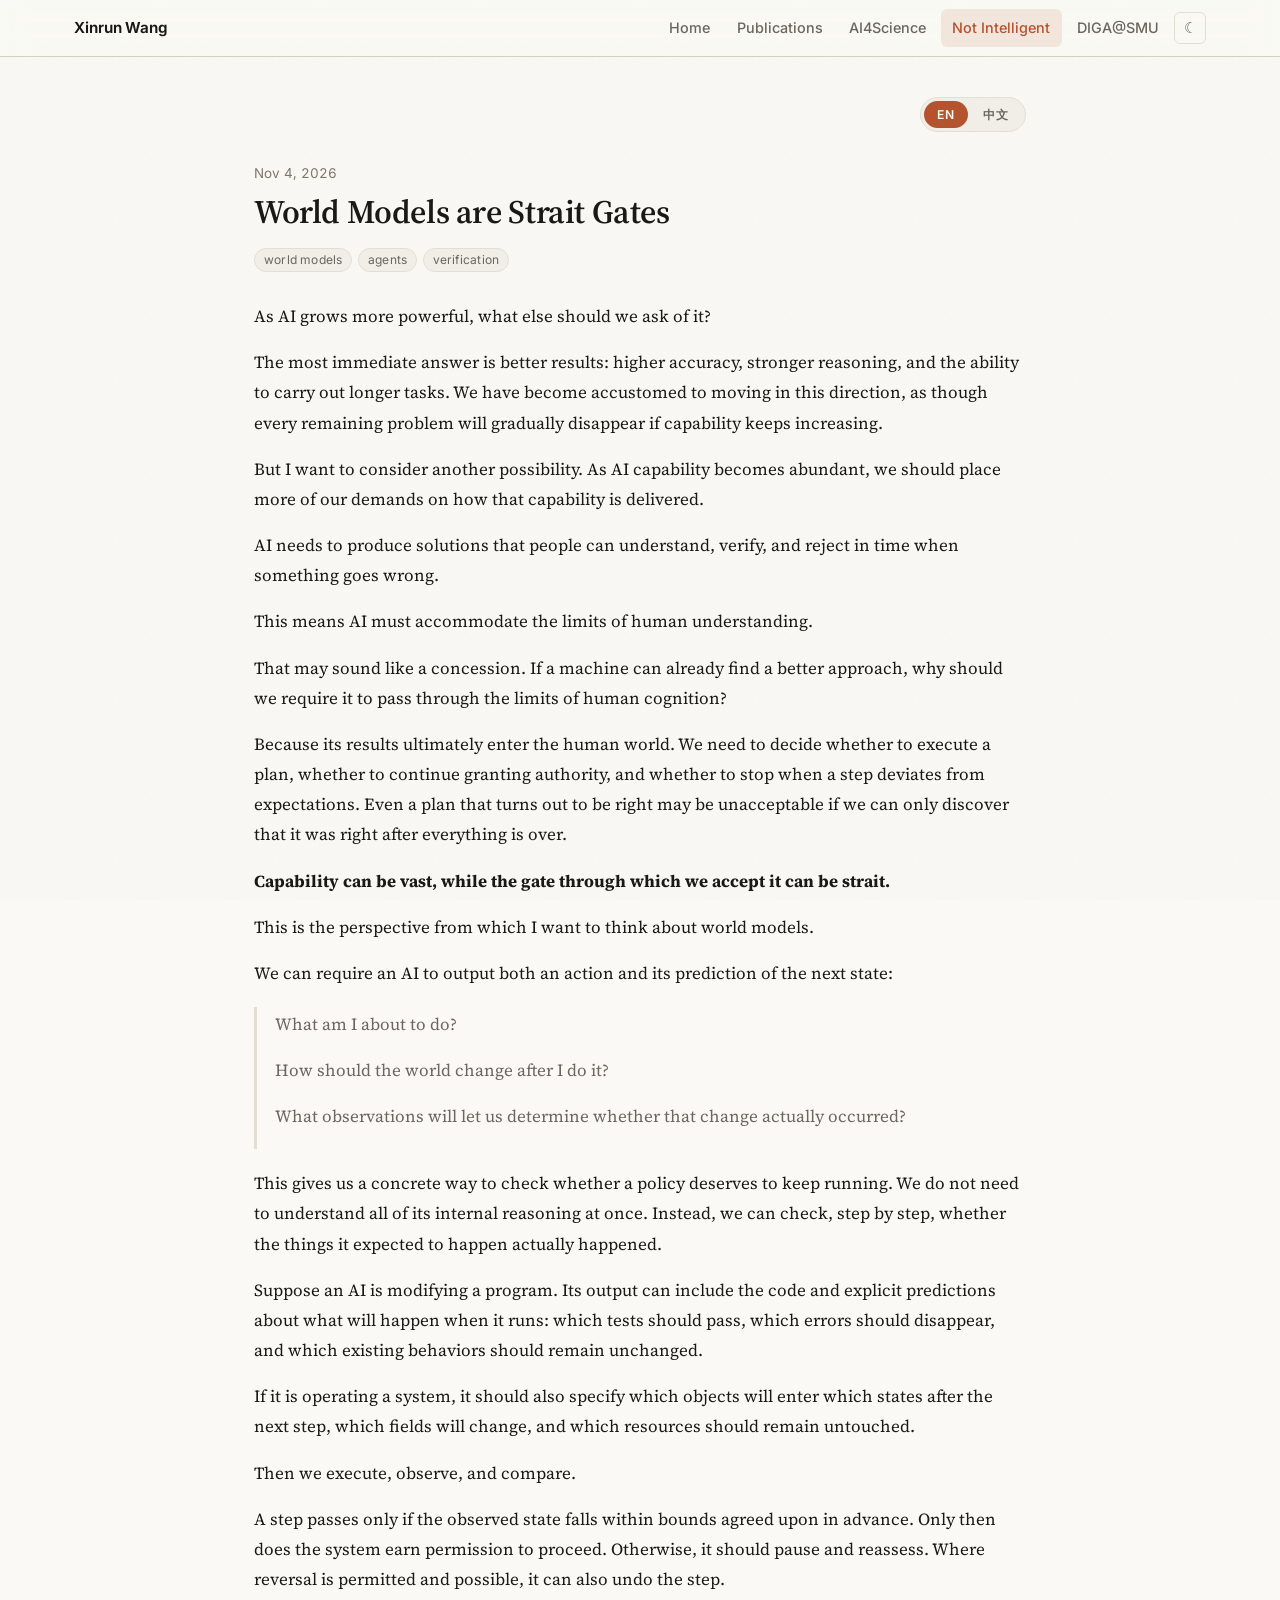
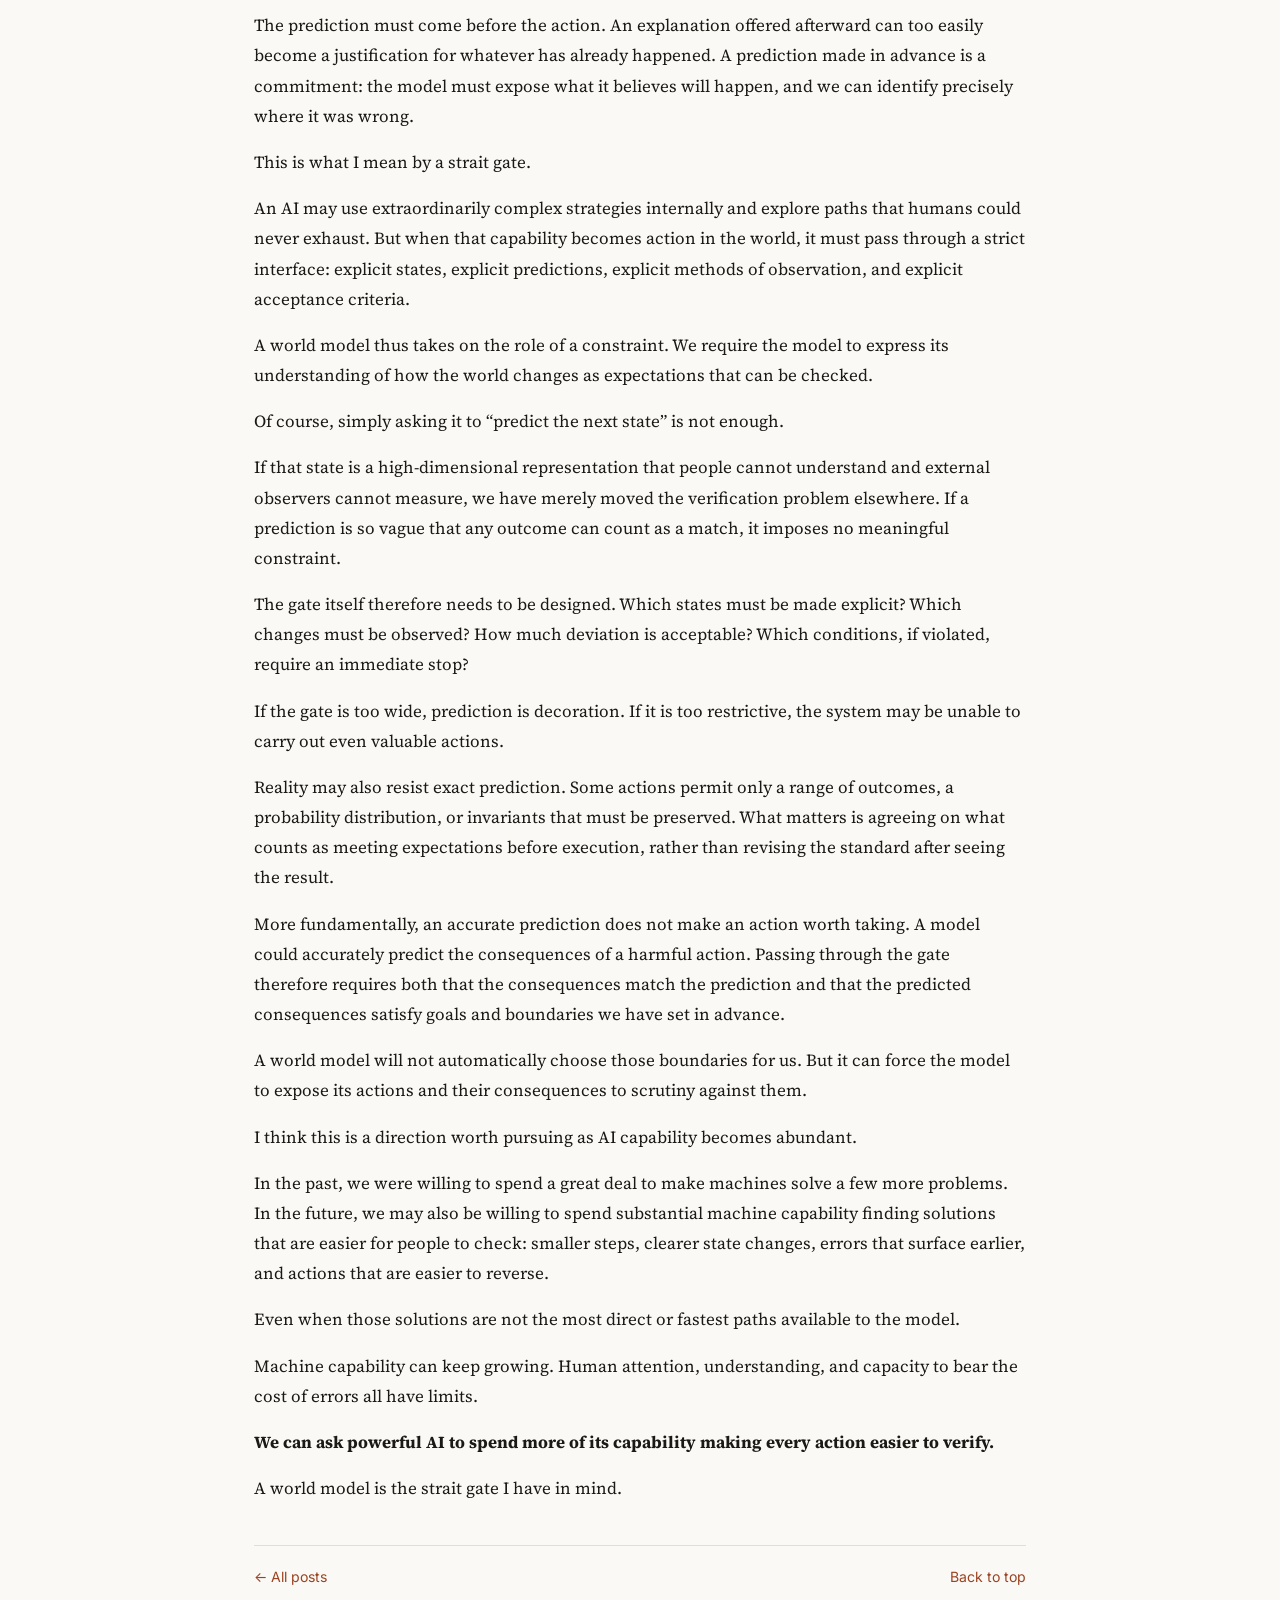
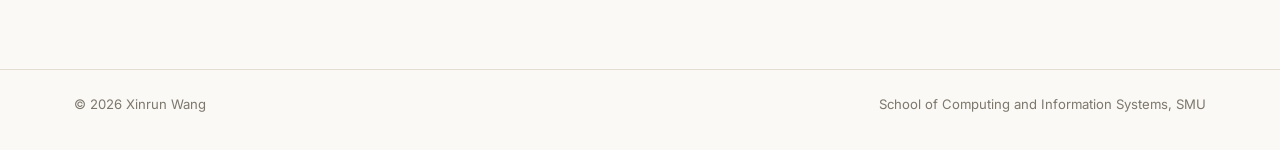
<file: posts/2026-11-04-world-models-are-strait-gates.html>
<!DOCTYPE html>
<html lang="en" data-theme="light" data-lang="en" data-bilingual>
<head>
<meta charset="utf-8" />
<meta name="viewport" content="width=device-width, initial-scale=1" />
<title data-t-zh="世界模型是一个窄门 · Xinrun Wang">World Models are Strait Gates · Xinrun Wang</title>
<meta name="description" content="When AI capability becomes abundant, human verification becomes the constraint. World models can make action conditional on explicit, testable predictions." />
<link rel="preconnect" href="https://fonts.googleapis.com" />
<link rel="preconnect" href="https://fonts.gstatic.com" crossorigin />
<link rel="stylesheet" href="https://fonts.googleapis.com/css2?family=Inter:wght@400;500;600;700&amp;family=Source+Serif+4:ital,opsz,wght@0,8..60,400;0,8..60,600;0,8..60,700;1,8..60,400&amp;display=swap" />
<link rel="stylesheet" href="../assets/css/style.css?v=20261001b" />
<script src="../assets/js/main.js?v=20261001b"></script>
</head>
<body id="top">

<div class="masthead">
  <div class="masthead__inner">
    <a class="site-title" href="../index.html">Xinrun Wang</a>
    <button class="nav-toggle" id="nav-toggle" aria-label="Toggle navigation">☰</button>
    <ul class="nav-links" id="nav-links">
      <li><a href="../index.html">Home</a></li>
      <li><a href="../publications.html">Publications</a></li>
      <li><a href="../ai4science.html">AI4Science</a></li>
      <li><a href="../blog.html" class="is-active">Not Intelligent</a></li>
      <li><a href="../lab.html">DIGA@SMU</a></li>
      <li><button class="theme-toggle" id="theme-toggle" aria-label="Toggle theme"><span id="theme-icon">☾</span></button></li>
    </ul>
  </div>
</div>

<div class="layout layout--reading">
  <main class="content">

    <div class="lang-switch" role="group" aria-label="Language / 语言">
      <button type="button" data-set-lang="en" aria-pressed="true">EN</button>
      <button type="button" data-set-lang="zh" aria-pressed="false">中文</button>
    </div>

    <article>
      <header class="post-header">
        <span class="date" lang="en">Nov 4, 2026</span>
        <span class="date" lang="zh">2026年11月4日</span>
        <h1 lang="en">World Models are Strait Gates</h1>
        <h1 lang="zh">世界模型是一个窄门</h1>
        <ul class="tags"><li class="tag">world models</li><li class="tag">agents</li><li class="tag">verification</li></ul>
      </header>

      <!-- ============================ English ============================ -->
      <div class="post-body" lang="en">

        <p>As AI grows more powerful, what else should we ask of it?</p>

        <p>The most immediate answer is better results: higher accuracy, stronger reasoning, and the ability to carry out longer tasks. We have become accustomed to moving in this direction, as though every remaining problem will gradually disappear if capability keeps increasing.</p>

        <p>But I want to consider another possibility. As AI capability becomes abundant, we should place more of our demands on how that capability is delivered.</p>

        <p>AI needs to produce solutions that people can understand, verify, and reject in time when something goes wrong.</p>

        <p>This means AI must accommodate the limits of human understanding.</p>

        <p>That may sound like a concession. If a machine can already find a better approach, why should we require it to pass through the limits of human cognition?</p>

        <p>Because its results ultimately enter the human world. We need to decide whether to execute a plan, whether to continue granting authority, and whether to stop when a step deviates from expectations. Even a plan that turns out to be right may be unacceptable if we can only discover that it was right after everything is over.</p>

        <p><strong>Capability can be vast, while the gate through which we accept it can be strait.</strong></p>

        <p>This is the perspective from which I want to think about world models.</p>

        <p>We can require an AI to output both an action and its prediction of the next state:</p>

        <blockquote>
          <p>What am I about to do?</p>
          <p>How should the world change after I do it?</p>
          <p>What observations will let us determine whether that change actually occurred?</p>
        </blockquote>

        <p>This gives us a concrete way to check whether a policy deserves to keep running. We do not need to understand all of its internal reasoning at once. Instead, we can check, step by step, whether the things it expected to happen actually happened.</p>

        <p>Suppose an AI is modifying a program. Its output can include the code and explicit predictions about what will happen when it runs: which tests should pass, which errors should disappear, and which existing behaviors should remain unchanged.</p>

        <p>If it is operating a system, it should also specify which objects will enter which states after the next step, which fields will change, and which resources should remain untouched.</p>

        <p>Then we execute, observe, and compare.</p>

        <p>A step passes only if the observed state falls within bounds agreed upon in advance. Only then does the system earn permission to proceed. Otherwise, it should pause and reassess. Where reversal is permitted and possible, it can also undo the step.</p>

        <p>The prediction must come before the action. An explanation offered afterward can too easily become a justification for whatever has already happened. A prediction made in advance is a commitment: the model must expose what it believes will happen, and we can identify precisely where it was wrong.</p>

        <p>This is what I mean by a strait gate.</p>

        <p>An AI may use extraordinarily complex strategies internally and explore paths that humans could never exhaust. But when that capability becomes action in the world, it must pass through a strict interface: explicit states, explicit predictions, explicit methods of observation, and explicit acceptance criteria.</p>

        <p>A world model thus takes on the role of a constraint. We require the model to express its understanding of how the world changes as expectations that can be checked.</p>

        <p>Of course, simply asking it to “predict the next state” is not enough.</p>

        <p>If that state is a high-dimensional representation that people cannot understand and external observers cannot measure, we have merely moved the verification problem elsewhere. If a prediction is so vague that any outcome can count as a match, it imposes no meaningful constraint.</p>

        <p>The gate itself therefore needs to be designed. Which states must be made explicit? Which changes must be observed? How much deviation is acceptable? Which conditions, if violated, require an immediate stop?</p>

        <p>If the gate is too wide, prediction is decoration. If it is too restrictive, the system may be unable to carry out even valuable actions.</p>

        <p>Reality may also resist exact prediction. Some actions permit only a range of outcomes, a probability distribution, or invariants that must be preserved. What matters is agreeing on what counts as meeting expectations before execution, rather than revising the standard after seeing the result.</p>

        <p>More fundamentally, an accurate prediction does not make an action worth taking. A model could accurately predict the consequences of a harmful action. Passing through the gate therefore requires both that the consequences match the prediction and that the predicted consequences satisfy goals and boundaries we have set in advance.</p>

        <p>A world model will not automatically choose those boundaries for us. But it can force the model to expose its actions and their consequences to scrutiny against them.</p>

        <p>I think this is a direction worth pursuing as AI capability becomes abundant.</p>

        <p>In the past, we were willing to spend a great deal to make machines solve a few more problems. In the future, we may also be willing to spend substantial machine capability finding solutions that are easier for people to check: smaller steps, clearer state changes, errors that surface earlier, and actions that are easier to reverse.</p>

        <p>Even when those solutions are not the most direct or fastest paths available to the model.</p>

        <p>Machine capability can keep growing. Human attention, understanding, and capacity to bear the cost of errors all have limits.</p>

        <p><strong>We can ask powerful AI to spend more of its capability making every action easier to verify.</strong></p>

        <p>A world model is the strait gate I have in mind.</p>

      </div>

      <!-- ============================= 中文 ============================== -->
      <div class="post-body" lang="zh">

        <p>当 AI 变得越来越强，我们还应该要求它什么？</p>

        <p>最直接的答案是：更好的结果。更高的准确率，更强的推理能力，更长的任务执行时间。我们已经习惯沿着这条路前进，仿佛只要能力继续增长，剩下的问题都会逐渐消失。</p>

        <p>但我想讨论另一种可能：当 AI 的能力开始过剩时，我们应该把越来越多的要求放在它交付能力的方式上。</p>

        <p>它需要给出一种人能够理解、能够验证，也能够在出错时及时拒绝的 solution。</p>

        <p>这意味着，AI 必须迁就人的理解能力。</p>

        <p>这听起来像是一种退让。既然机器已经能够找到更好的办法，为什么还要让它通过人类有限的认知？</p>

        <p>因为结果最终要进入人的世界。我们需要决定是否执行一个方案，是否继续授权，以及在某一步出现偏差时是否停下来。一个方案即使最终是对的，如果我们只能在一切结束之后才知道它是对的，它也未必是一种我们愿意接受的方案。</p>

        <p><strong>能力可以很宽，接受能力的门却可以很窄。</strong></p>

        <p>我想从这个角度理解世界模型。</p>

        <p>我们可以要求 AI 在输出 action 的同时，输出它预测的下一个 state：</p>

        <blockquote>
          <p>我准备做什么？</p>
          <p>做完之后，世界应该发生什么变化？</p>
          <p>我们通过什么观察，判断这个变化确实发生了？</p>
        </blockquote>

        <p>于是，一个 policy 是否值得继续执行，就有了一个具体的检验入口。我们不必一次性理解它全部的内部推理，而是逐步检查：它预期发生的事情，有没有发生？</p>

        <p>假设 AI 要修改一段程序。它交付的可以不只是一份代码，还包括对执行结果的明确预期：哪个测试应该通过，哪个错误应该消失，哪些已有行为应该保持不变。</p>

        <p>如果它在操作一个系统，它也应该说明：这一步之后，哪个对象会进入什么状态，哪些字段会改变，哪些资源不应该被触碰。</p>

        <p>然后，我们执行、观察、比较。</p>

        <p>只有实际状态落在预先约定的范围内，这一步才算通过，后续行动才获得继续执行的资格。否则，系统应当暂停，重新判断；在允许且能够回退的场景中，也可以撤销这一步。</p>

        <p>这里，预测必须发生在行动之前。行动之后再提供解释，很容易变成替已经发生的事情寻找理由。提前给出的预测则是一项承诺：模型需要明确暴露自己认为什么会发生，也让我们能够明确指出它错在哪里。</p>

        <p>这就是我说的“窄门”。</p>

        <p>AI 内部可以拥有非常复杂的策略，可以探索人类难以穷尽的路径。但当这些能力要转化为实际行动时，它必须通过一个严格的接口：明确的状态、明确的预测、明确的观测方式，以及明确的接受条件。</p>

        <p>世界模型由此承担一种约束作用。我们要求模型把对世界如何变化的理解，落实成可以被检查的预期。</p>

        <p>当然，仅仅要求“预测下一个 state”还不够。</p>

        <p>如果这个 state 是一个人看不懂、外部也无法测量的高维表示，我们只是把验证的困难换了一个位置。如果预测含糊到任何结果都能算作符合预期，它也没有提供真正的约束。</p>

        <p>因此，这道门本身需要设计。哪些状态必须显式表达？哪些变化必须被观测？允许多大的偏差？哪些条件一旦被破坏，就必须停止？</p>

        <p>门太宽，预测只是装饰。门太窄，系统可能连有价值的行动都无法完成。</p>

        <p>现实也未必允许精确预测。有些行动只能给出结果范围、概率分布，或者必须保持的不变量。我们真正需要的，是在执行之前就约定好怎样才算符合预期，而不是等看到结果之后再修改标准。</p>

        <p>更重要的是，预测准确并不意味着行动值得执行。一个模型完全可能准确地预测一项有害行动的后果。因此，通过这道门，既要求后果符合预测，也要求预测中的后果满足我们事先设定的目标和边界。</p>

        <p>世界模型不会自动替我们决定这些边界。但它可以迫使模型把自己的行动及其后果，放到这些边界面前接受检验。</p>

        <p>我觉得，这可能是 AI 能力充裕之后，一个值得追求的方向。</p>

        <p>过去，我们愿意付出很大代价，让机器多解决一点问题。以后，我们也许会愿意消耗大量机器能力，让它找到一种更容易被人检查的解法：更小的步骤，更清楚的状态变化，更早暴露的错误，以及更容易撤回的行动。</p>

        <p>即使这些解法并不是模型眼中最直接、最快捷的路径。</p>

        <p>因为机器的能力可以继续增长，人的注意力、理解能力和承担错误的空间却都有边界。</p>

        <p><strong>我们可以要求强大的 AI 花费更多能力，让每一步行动都更容易被验证。</strong></p>

        <p>世界模型，就是我想象中的那道窄门。</p>

      </div>
    </article>

    <nav class="post-nav">
      <a href="../blog.html"><span lang="en">&larr; All posts</span><span lang="zh">&larr; 全部文章</span></a>
      <a href="#top"><span lang="en">Back to top</span><span lang="zh">回到顶部</span></a>
    </nav>

  </main>
</div>

<footer class="site-footer">
  <div class="site-footer__inner">
    <span>&copy; 2026 Xinrun Wang</span>
    <span>School of Computing and Information Systems, SMU</span>
  </div>
</footer>

</body>
</html>
</file>
<file: assets/css/style.css>
/* ==========================================================================
   Xinrun Wang — personal site
   Academic layout: masthead nav + sticky author sidebar + content column
   ========================================================================== */

:root {
  /* paper */
  --bg: #faf9f5;            /* off-white page */
  --bg-soft: #f0eee6;       /* ivory panel */
  --bg-sidebar: #faf9f5;
  --text: #1a1915;
  --text-muted: #6b6660;
  --text-faint: #7d776c;
  --border: #e3ded1;
  --border-strong: #d6cfbe;
  /* clay */
  --link: #9c4221;
  --link-hover: #7a3318;
  --accent: #b3542f;
  --accent-soft: #f2e5db;
  --highlight: #8a3324;
  --highlight-soft: #efe2ce;   /* manilla */
  --grain: .05;
  --shadow: 0 1px 2px rgba(60, 47, 33, .06), 0 6px 20px rgba(60, 47, 33, .05);
  --radius: 8px;
  --sans: "Inter", -apple-system, BlinkMacSystemFont, "Segoe UI", "Helvetica Neue",
          "PingFang SC", "Hiragino Sans GB", "Microsoft YaHei", Arial, sans-serif;
  --mono: ui-monospace, SFMono-Regular, "SF Mono", Menlo, Consolas, monospace;
  --serif: "Source Serif 4", "Iowan Old Style", "Palatino Linotype", Palatino,
           Georgia, "Songti SC", "Noto Serif CJK SC", "Source Han Serif SC", serif;
}

html[data-theme="dark"] {
  --bg: #1f1e1c;
  --bg-soft: #282623;
  --bg-sidebar: #282623;
  --text: #ece9e0;
  --text-muted: #a8a299;
  --text-faint: #8a8479;
  --border: #3a3733;
  --border-strong: #4a4640;
  --link: #e08d6a;
  --link-hover: #efb094;
  --accent: #d97757;
  --accent-soft: #3a2a22;
  --highlight: #e5876a;
  --highlight-soft: #3a2520;
  --grain: .045;
  --shadow: 0 1px 2px rgba(0, 0, 0, .35), 0 6px 20px rgba(0, 0, 0, .28);
}

* { box-sizing: border-box; }

html {
  -webkit-text-size-adjust: 100%;
  scroll-behavior: smooth;
  scroll-padding-top: 70px;
}

body {
  margin: 0;
  font-family: var(--serif);
  font-size: 17px;
  line-height: 1.72;
  color: var(--text);
  background: var(--bg);
  -webkit-font-smoothing: antialiased;
  text-rendering: optimizeLegibility;
}

/* Faint paper grain over the page background. */
body::before {
  content: "";
  position: fixed;
  inset: 0;
  z-index: -1;
  pointer-events: none;
  opacity: var(--grain);
  background-image: url("data:image/svg+xml,%3Csvg xmlns='http://www.w3.org/2000/svg' width='160' height='160'%3E%3Cfilter id='n'%3E%3CfeTurbulence type='fractalNoise' baseFrequency='.8' numOctaves='3' stitchTiles='stitch'/%3E%3C/filter%3E%3Crect width='100%25' height='100%25' filter='url(%23n)'/%3E%3C/svg%3E");
}
@media (prefers-reduced-motion: no-preference) { body::before { will-change: auto; } }

a { color: var(--link); text-decoration: none; }
a:hover { color: var(--link-hover); text-decoration: underline; }

.lede a, .content p a, .content li a, .callout a, .post-body a {
  text-decoration: underline;
  text-decoration-thickness: 1px;
  text-underline-offset: 2px;
  text-decoration-color: color-mix(in srgb, var(--link) 35%, transparent);
}
.lede a:hover, .content p a:hover, .content li a:hover,
.callout a:hover, .post-body a:hover { text-decoration-color: currentColor; }

.content a.card, .content li a.card,
.content a.pub-title, .content li a.pub-title,
.content a.post-title, .content li a.post-title,
.content a.post-title-zh, .content li a.post-title-zh,
.content a.tag, .content li a.tag,
.content .year-nav a, .content .year-nav li a,
.content .post-nav a { text-decoration: none; }

img { max-width: 100%; height: auto; }

hr {
  border: 0;
  border-top: 1px solid var(--border);
  margin: 2.2rem 0;
}

/* --------------------------------------------------------------- masthead */

.masthead {
  position: sticky;
  top: 0;
  z-index: 100;
  background: color-mix(in srgb, var(--bg) 85%, transparent);
  backdrop-filter: saturate(150%) blur(12px);
  border-bottom: 1px solid var(--border-strong);
}

.masthead__inner {
  max-width: 1180px;
  margin: 0 auto;
  padding: 0 1.5rem;
  display: flex;
  align-items: center;
  justify-content: space-between;
  gap: 1rem;
  min-height: 56px;
}

.site-title {
  font-family: var(--sans);
  font-weight: 650;
  font-size: .95rem;
  letter-spacing: -.005em;
  color: var(--text);
  white-space: nowrap;
}
.site-title:hover { color: var(--accent); text-decoration: none; }

.nav-links {
  list-style: none;
  display: flex;
  align-items: center;
  gap: .25rem;
  margin: 0;
  padding: 0;
}

.nav-links a {
  display: block;
  font-family: var(--sans);
  padding: .4rem .7rem;
  border-radius: 6px;
  font-size: .9rem;
  font-weight: 500;
  color: var(--text-muted);
}
.nav-links a:hover { background: var(--bg-soft); color: var(--text); text-decoration: none; }
.nav-links a.is-active { color: var(--accent); background: var(--accent-soft); }

.theme-toggle {
  border: 1px solid var(--border);
  background: transparent;
  color: var(--text-muted);
  border-radius: 6px;
  width: 32px;
  height: 32px;
  font-size: .95rem;
  cursor: pointer;
  line-height: 1;
  display: inline-flex;
  align-items: center;
  justify-content: center;
}
.theme-toggle:hover { color: var(--text); border-color: var(--text-faint); }

.nav-toggle {
  display: none;
  border: 1px solid var(--border);
  background: transparent;
  color: var(--text);
  border-radius: 6px;
  width: 34px;
  height: 32px;
  cursor: pointer;
  font-size: 1rem;
  line-height: 1;
}

/* -------------------------------------------------------- language switch */

/* Only bilingual pages hide anything, so a page with no translation is safe. */
html[data-lang="en"][data-bilingual] [lang="zh"],
html[data-lang="zh"][data-bilingual] [lang="en"] { display: none !important; }

.lang-switch {
  display: none;
  justify-content: flex-end;
  gap: 2px;
  margin: 0 0 1.6rem;
  padding: 3px;
  align-self: flex-end;
}
html[data-bilingual] .lang-switch {
  display: inline-flex;
  float: right;
  border: 1px solid var(--border);
  border-radius: 999px;
  background: var(--bg-soft);
}
.lang-switch button {
  appearance: none;
  border: 0;
  background: transparent;
  font-family: var(--sans);
  font-size: .76rem;
  font-weight: 600;
  letter-spacing: .04em;
  color: var(--text-muted);
  padding: .32rem .85rem;
  border-radius: 999px;
  cursor: pointer;
  line-height: 1.4;
  transition: background .18s ease, color .18s ease;
}
.lang-switch button:hover { color: var(--text); }
.lang-switch button[aria-pressed="true"] {
  background: var(--accent);
  color: var(--bg);
}
html[data-theme="dark"] .lang-switch button[aria-pressed="true"] { color: #1f1e1c; }
.lang-switch button:focus-visible { outline: 2px solid var(--accent); outline-offset: 2px; }

/* the switch floats; keep what follows on its own line */
.lang-switch + h1, .lang-switch + article { clear: both; }


/* ------------------------------------------------------------------ layout */

.layout {
  max-width: 1180px;
  margin: 0 auto;
  padding: 2.5rem 1.5rem 3rem;
  display: grid;
  grid-template-columns: 260px minmax(0, 1fr);
  gap: 3rem;
  align-items: start;
}

.layout--wide { grid-template-columns: minmax(0, 1fr); }
.layout--reading { grid-template-columns: minmax(0, 1fr); max-width: 820px; }

/* ----------------------------------------------------------------- sidebar */

.sidebar {
  position: sticky;
  top: 84px;
  text-align: center;
}

.sidebar__avatar {
  width: 190px;
  height: 190px;
  object-fit: cover;
  border-radius: 50%;
  border: 4px solid var(--bg);
  box-shadow: var(--shadow);
  margin-bottom: 1rem;
}

.sidebar__name {
  font-family: var(--serif);
  margin: 0 0 .15rem;
  font-size: 1.4rem;
  font-weight: 600;
  letter-spacing: -.01em;
}

.sidebar__bio {
  font-family: var(--sans);
  margin: 0 0 1rem;
  font-size: .88rem;
  color: var(--text-muted);
  line-height: 1.5;
}
.sidebar__bio strong { color: var(--text); font-weight: 600; }

.sidebar__meta {
  font-family: var(--sans);
  list-style: none;
  margin: 0 0 1rem;
  padding: 1rem 0 0;
  border-top: 1px solid var(--border);
  text-align: left;
  font-size: .86rem;
  color: var(--text-muted);
}
.sidebar__meta li { margin-bottom: .45rem; display: flex; gap: .55rem; align-items: baseline; }
.sidebar__meta .ico { flex: none; text-align: center; color: var(--text-faint); font-size: .92em; }

.sidebar__links {
  font-family: var(--sans);
  list-style: none;
  margin: 0;
  padding: 1rem 0 0;
  border-top: 1px solid var(--border);
  text-align: left;
  font-size: .86rem;
}
.sidebar__links li { margin-bottom: .45rem; display: flex; gap: .55rem; align-items: baseline; }
.sidebar__links .ico { flex: none; text-align: center; color: var(--text-faint); font-size: .92em; }

/* ----------------------------------------------------------------- content */

.content { min-width: 0; }

.content h1 {
  font-family: var(--serif);
  font-size: 2.05rem;
  font-weight: 600;
  letter-spacing: -.012em;
  line-height: 1.25;
  margin: 0 0 .4rem;
}

.content h2 {
  font-family: var(--serif);
  font-size: 1.34rem;
  font-weight: 600;
  letter-spacing: -.008em;
  margin: 2.6rem 0 1rem;
  padding-bottom: .45rem;
  border-bottom: 1px solid var(--border-strong);
}
.content h2:first-child { margin-top: 0; }

.content h3 {
  font-family: var(--serif);
  font-size: 1.08rem;
  font-weight: 600;
  margin: 1.8rem 0 .6rem;
}

.content p { margin: 0 0 1rem; }

.lede {
  font-size: 1.08rem;
  line-height: 1.7;
  color: var(--text-muted);
}

.muted { color: var(--text-muted); }
.small { font-size: .85rem; }

/* ------------------------------------------------------------------- cards */

.callout {
  border: 1px solid var(--border);
  border-left: 3px solid var(--highlight);
  background: var(--bg-soft);
  border-radius: var(--radius);
  padding: 1.1rem 1.25rem;
  margin: 0 0 1.6rem;
  font-size: .94rem;
}
.callout__tag {
  display: inline-block;
  font-family: var(--sans);
  font-weight: 650;
  color: var(--highlight);
  background: var(--highlight-soft);
  border-radius: 5px;
  padding: 0 .45rem;
  margin-right: .4rem;
  font-size: .82rem;
  letter-spacing: .02em;
}
.callout p:last-child { margin-bottom: 0; }

.card-grid {
  display: grid;
  grid-template-columns: repeat(auto-fit, minmax(240px, 1fr));
  gap: 1rem;
  margin-bottom: 1rem;
}

.card {
  border: 1px solid var(--border);
  border-radius: var(--radius);
  background: var(--bg-soft);
  padding: 1rem 1.1rem;
}
.card h3 { margin: 0 0 .35rem; font-size: 1rem; font-weight: 600; }
.card p { margin: 0; font-size: .9rem; color: var(--text-muted); line-height: 1.6; }

a.card { color: inherit; display: block; transition: border-color .15s, transform .15s; }
a.card:hover {
  text-decoration: none;
  border-color: var(--accent);
  background: var(--accent-soft);
  transform: translateY(-1px);
}
a.card:hover h3 { color: var(--accent); }

.card--new { border-color: var(--border-strong); border-top: 3px solid var(--accent); }
.card__badge {
  display: inline-block;
  vertical-align: 1px;
  margin-left: .3rem;
  padding: 0 .4rem;
  border-radius: 5px;
  font-family: var(--sans);
  font-size: .68rem;
  font-weight: 650;
  letter-spacing: .04em;
  text-transform: uppercase;
  color: var(--accent);
  background: var(--accent-soft);
}

/* featured project: one highlighted block near the top of the home page */
.feature {
  display: block;
  position: relative;
  margin: 1.4rem 0 1.8rem;
  padding: 1.4rem 1.5rem 1.3rem;
  border: 1px solid var(--border-strong);
  border-left: 4px solid var(--accent);
  border-radius: var(--radius);
  background:
    radial-gradient(120% 140% at 100% 0%, var(--accent-soft) 0%, transparent 55%),
    var(--bg-soft);
  box-shadow: var(--shadow);
  color: inherit;
  transition: border-color .15s, transform .15s;
}
.content a.feature { color: inherit; text-decoration: none; }
a.feature:hover { text-decoration: none; border-color: var(--accent); transform: translateY(-1px); }
.feature__eyebrow {
  display: flex;
  align-items: center;
  gap: .5rem;
  font-family: var(--sans);
  font-size: .78rem;
  font-weight: 600;
  letter-spacing: .06em;
  text-transform: uppercase;
  color: var(--accent);
}
.feature__badge {
  padding: .05rem .45rem;
  border-radius: 5px;
  background: var(--accent);
  color: var(--bg);
  letter-spacing: .04em;
}
.content .feature__title {
  margin: .45rem 0 .5rem;
  font-family: var(--serif);
  font-size: 1.6rem;
  font-weight: 700;
  line-height: 1.2;
}
.feature__lede { margin: 0 0 .6rem; font-size: .98rem; line-height: 1.65; }
.feature__motto { margin: 0 0 .9rem; font-style: italic; color: var(--text-muted); font-size: .95rem; }
.feature__cta {
  font-family: var(--sans);
  font-size: .88rem;
  font-weight: 600;
  color: var(--link);
}
.feature__cta i { font-size: .8em; margin-left: .25rem; transition: transform .15s; }
a.feature:hover .feature__cta { color: var(--link-hover); }
a.feature:hover .feature__cta i { transform: translateX(3px); }
@media (max-width: 680px) {
  .feature { padding: 1.15rem 1.1rem 1.1rem; }
  .content .feature__title { font-size: 1.35rem; }
}

/* -------------------------------------------------------------------- news */

.news {
  list-style: none;
  margin: 0;
  padding: 0;
}
.news > li {
  display: grid;
  grid-template-columns: 108px minmax(0, 1fr);
  gap: 1rem;
  padding: .7rem 0;
  border-bottom: 1px dashed var(--border);
  font-size: .94rem;
}
.news > li:last-child { border-bottom: 0; }
.news .date {
  font-family: var(--sans);
  color: var(--text-faint);
  font-size: .82rem;
  font-variant-numeric: tabular-nums;
  padding-top: .12rem;
  white-space: nowrap;
}

.news--collapsed > li:nth-child(n + 7) { display: none; }
.news--collapsed.is-open > li { display: grid; }

.more-btn {
  font-family: var(--sans);
  margin-top: 1rem;
  border: 1px solid var(--border);
  background: transparent;
  color: var(--text-muted);
  border-radius: 6px;
  padding: .4rem .9rem;
  font: inherit;
  font-size: .86rem;
  cursor: pointer;
}
.more-btn:hover { color: var(--text); border-color: var(--text-faint); }

/* ------------------------------------------------------------ publications */

.pub-note {
  font-size: .86rem;
  color: var(--text-muted);
  margin-bottom: 1.4rem;
}

.pubs { list-style: none; margin: 0; padding: 0; }

.pubs > li {
  position: relative;
  padding: .85rem 0 .85rem 1.6rem;
  border-bottom: 1px solid var(--border);
}
.pubs > li:last-child { border-bottom: 0; }
.pubs > li::before {
  content: "";
  position: absolute;
  left: .3rem;
  top: 1.5rem;
  width: 5px;
  height: 5px;
  border-radius: 50%;
  background: var(--border);
}
.pubs > li:hover::before { background: var(--accent); }

.pub-title {
  display: block;
  font-weight: 600;
  font-size: 1.02rem;
  line-height: 1.45;
  color: var(--text);
  margin-bottom: .25rem;
}
a.pub-title:hover { color: var(--accent); text-decoration: none; }

.pub-authors {
  display: block;
  font-size: .9rem;
  color: var(--text-muted);
  line-height: 1.5;
}
.pub-authors b { color: var(--text); }

.pub-venue {
  display: block;
  font-size: .85rem;
  color: var(--text-faint);
  font-style: italic;
  margin-top: .15rem;
}

.badge {
  display: inline-block;
  font-family: var(--sans);
  margin-top: .35rem;
  font-size: .76rem;
  font-weight: 700;
  letter-spacing: .02em;
  color: var(--highlight);
  background: var(--highlight-soft);
  border-radius: 5px;
  padding: .05rem .45rem;
}
.badge--neutral { color: var(--accent); background: var(--accent-soft); }

.pub-remark {
  display: block;
  margin-top: .3rem;
  font-size: .82rem;
  color: var(--text-faint);
}
.pub-remark b { color: var(--text-muted); }

.year-head {
  display: flex;
  align-items: center;
  gap: .8rem;
  margin: 2.4rem 0 .4rem;
  font-family: var(--sans);
  font-size: 1.02rem;
  font-weight: 600;
  letter-spacing: .06em;
  color: var(--text-muted);
  font-variant-numeric: tabular-nums;
}
.year-head::after {
  content: "";
  flex: 1;
  height: 1px;
  background: var(--border);
}
.year-head:first-child { margin-top: 0; }

.year-nav {
  display: flex;
  flex-wrap: wrap;
  gap: .4rem;
  margin: 0 0 2rem;
  padding: 0;
  list-style: none;
}
.year-nav a {
  display: block;
  font-family: var(--sans);
  padding: .2rem .6rem;
  font-size: .84rem;
  font-variant-numeric: tabular-nums;
  border: 1px solid var(--border);
  border-radius: 999px;
  color: var(--text-muted);
}
.year-nav a:hover { border-color: var(--accent); color: var(--accent); text-decoration: none; }

/* ------------------------------------------------------------------ people */

.lab-hero {
  display: flex;
  align-items: center;
  gap: 1.5rem;
  border: 1px solid var(--border);
  border-radius: var(--radius);
  background: var(--bg-soft);
  padding: 1.4rem 1.5rem;
  margin-bottom: 2rem;
}
.lab-hero img { width: 120px; flex: none; }
.lab-hero h1 { margin: 0 0 .3rem; font-size: 1.5rem; }
.lab-hero p { margin: 0; font-size: .93rem; color: var(--text-muted); }

.people {
  display: grid;
  grid-template-columns: repeat(auto-fill, minmax(230px, 1fr));
  gap: 1rem;
  list-style: none;
  margin: 0 0 1rem;
  padding: 0;
}
.person {
  border: 1px solid var(--border);
  border-radius: var(--radius);
  padding: .9rem 1rem;
  background: var(--bg-soft);
}
.person__name { font-weight: 650; font-size: .96rem; }
.person__role { font-family: var(--sans); font-size: .84rem; color: var(--text-muted); margin-top: .15rem; }
.person__when { font-family: var(--sans); font-size: .8rem; color: var(--text-faint); font-variant-numeric: tabular-nums; }

.plain-list { list-style: none; margin: 0 0 1rem; padding: 0; }
.plain-list > li {
  padding: .55rem 0;
  border-bottom: 1px dashed var(--border);
  font-size: .93rem;
}
.plain-list > li:last-child { border-bottom: 0; }

.speculations { counter-reset: spec; list-style: none; margin: 0; padding: 0; }
.speculations > li {
  counter-increment: spec;
  position: relative;
  padding: .2rem 0 1.1rem 2.4rem;
  font-size: .94rem;
  color: var(--text-muted);
}
.speculations > li::before {
  content: counter(spec, decimal-leading-zero);
  position: absolute;
  left: 0;
  top: .45rem;
  font-family: var(--sans);
  font-size: .74rem;
  font-weight: 700;
  color: var(--text-faint);
  font-variant-numeric: tabular-nums;
}
.speculations b { color: var(--text); }

/* -------------------------------------------------------------------- blog */

.post-list { list-style: none; margin: 0; padding: 0; }

.post-list > li {
  padding: 1.1rem 0;
  border-bottom: 1px solid var(--border);
}
.post-list > li:last-child { border-bottom: 0; }

.post-list .date {
  display: block;
  font-family: var(--sans);
  font-size: .8rem;
  color: var(--text-faint);
  font-variant-numeric: tabular-nums;
  margin-bottom: .2rem;
}

.post-list .post-title {
  display: block;
  font-weight: 600;
  font-size: 1.14rem;
  line-height: 1.45;
  color: var(--text);
}
a.post-title:hover { color: var(--accent); text-decoration: none; }

.post-list .post-title-zh {
  display: block;
  margin-top: .1rem;
  font-size: .98rem;
  font-weight: 600;
  line-height: 1.5;
  color: var(--text-muted);
}
a.post-title-zh:hover { color: var(--accent); text-decoration: none; }

.post-list .post-excerpt {
  display: block;
  margin-top: .3rem;
  font-size: .9rem;
  color: var(--text-muted);
  line-height: 1.6;
}

.tags { display: flex; flex-wrap: wrap; gap: .35rem; margin: .5rem 0 0; padding: 0; list-style: none; }
.tag {
  display: inline-block;
  font-family: var(--sans);
  font-size: .75rem;
  letter-spacing: .02em;
  color: var(--text-muted);
  background: var(--bg-soft);
  border: 1px solid var(--border);
  border-radius: 999px;
  padding: .05rem .55rem;
}
a.tag:hover { border-color: var(--accent); color: var(--accent); text-decoration: none; }

/* single post */

.post-header { margin-bottom: 1.8rem; }
.post-header .date {
  font-family: var(--sans); font-size: .84rem; color: var(--text-faint); font-variant-numeric: tabular-nums; }
.post-header h1 { margin: .25rem 0 .5rem; }

.post-body { font-size: 1.06rem; line-height: 1.78; }
.post-body h2 {
  font-size: 1.28rem;
  margin: 2.2rem 0 .8rem;
  padding-bottom: 0;
  border-bottom: 0;
}
.post-body h3 { font-size: 1rem; margin: 1.6rem 0 .5rem; }
.post-body ul, .post-body ol { padding-left: 1.3rem; margin: 0 0 1rem; }
.post-body li { margin-bottom: .35rem; }
.post-body img { border-radius: var(--radius); border: 1px solid var(--border); }

.post-body blockquote {
  margin: 1.2rem 0;
  padding: .1rem 1.1rem;
  border-left: 3px solid var(--border);
  color: var(--text-muted);
}

.post-body code {
  font-family: ui-monospace, SFMono-Regular, "SF Mono", Menlo, Consolas, monospace;
  font-size: .88em;
  background: var(--bg-soft);
  border: 1px solid var(--border);
  border-radius: 5px;
  padding: .05em .3em;
}
.post-body pre {
  background: var(--bg-soft);
  border: 1px solid var(--border);
  border-radius: var(--radius);
  padding: .9rem 1.1rem;
  overflow-x: auto;
  font-size: .86rem;
  line-height: 1.6;
}
.post-body pre code { background: none; border: 0; padding: 0; font-size: inherit; }

.post-body table {
  width: 100%;
  border-collapse: collapse;
  font-size: .9rem;
  margin: 0 0 1rem;
}
.post-body th, .post-body td {
  border: 1px solid var(--border);
  padding: .45rem .7rem;
  text-align: left;
}
.post-body th { background: var(--bg-soft); font-weight: 650; }

.post-nav {
  font-family: var(--sans);
  display: flex;
  justify-content: space-between;
  gap: 1rem;
  margin-top: 2.6rem;
  padding-top: 1.2rem;
  border-top: 1px solid var(--border);
  font-size: .88rem;
}

/* ------------------------------------------------------------------ essay */

.post-eyebrow {
  display: flex;
  align-items: center;
  gap: .9rem;
  margin: 0 0 1.1rem;
  font-family: var(--sans);
  font-size: .72rem;
  font-weight: 600;
  letter-spacing: .16em;
  text-transform: uppercase;
  color: var(--accent);
}
.post-eyebrow::after { content: ""; flex: 1; height: 1px; background: var(--border-strong); }
html[data-lang="zh"] .post-eyebrow { letter-spacing: .1em; text-transform: none; }

.post-subtitle {
  margin: .7rem 0 0;
  font-size: 1.16rem;
  font-style: italic;
  line-height: 1.55;
  color: var(--text-muted);
  max-width: 34rem;
}
html[data-lang="zh"] .post-subtitle { font-style: normal; }

.post-header .tags { margin-top: 1rem; }

/* opening paragraph with a drop cap */
.post-body .lede {
  font-size: 1.06rem;
  color: var(--text);
}
.post-body .lede::first-letter {
  float: left;
  font-size: 3.3em;
  line-height: .82;
  padding: .06em .12em 0 0;
  font-weight: 600;
  color: var(--accent);
}
html[data-lang="zh"] .post-body .lede::first-letter {
  font-size: 2.4em;
  line-height: 1;
  padding-right: .14em;
}

/* numbered section headings */
.post-body h2 {
  display: grid;
  grid-template-columns: auto minmax(0, 1fr);
  gap: .9rem;
  align-items: baseline;
  margin: 3rem 0 1.1rem;
}
.post-body h2 .no {
  font-family: var(--sans);
  font-size: .82rem;
  font-weight: 700;
  letter-spacing: .1em;
  color: var(--accent);
  transform: translateY(-.12em);
}
html[data-lang="zh"] .post-body h2 .no {
  font-family: var(--serif);
  font-size: 1rem;
  letter-spacing: 0;
}

/* the claim being made */
.claim {
  margin: 1.8rem 0;
  padding: 1.1rem 1.3rem;
  background: var(--accent-soft);
  border-left: 3px solid var(--accent);
  border-radius: 0 var(--radius) var(--radius) 0;
  font-size: 1.04rem;
  line-height: 1.6;
}
.claim p { margin: 0; }
.claim p + p { margin-top: .7rem; }
.claim strong { color: var(--accent); font-weight: 600; }
html[data-theme="dark"] .claim strong { color: var(--link-hover); }

/* schematic equations */
.eq {
  font-family: var(--mono);
  font-size: .88rem;
  line-height: 1.7;
  background: var(--bg-soft);
  border: 1px solid var(--border);
  border-radius: var(--radius);
  padding: .9rem 1.2rem;
  margin: 1.5rem 0;
}
.eq .arr { color: var(--accent); }

/* rhetorical questions set apart from the argument */
.aside-q {
  font-style: italic;
  color: var(--text-muted);
  padding-left: 1.1rem;
  border-left: 2px solid var(--border-strong);
}
html[data-lang="zh"] .aside-q { font-style: normal; }

/* the argument condensed into a causal chain */
.chain-wrap {
  margin: 2.6rem 0 2rem;
  padding: 1.3rem 1.5rem;
  background: var(--bg-soft);
  border: 1px solid var(--border);
  border-radius: var(--radius);
}
.chain-title {
  margin: 0 0 .9rem !important;
  font-family: var(--sans);
  font-size: .72rem;
  font-weight: 600;
  letter-spacing: .14em;
  text-transform: uppercase;
  color: var(--text-faint);
}
html[data-lang="zh"] .chain-title { letter-spacing: .1em; text-transform: none; }

.chain {
  counter-reset: chain;
  list-style: none;
  margin: 0 !important;
  padding: 0 !important;
}
.chain > li {
  counter-increment: chain;
  position: relative;
  padding: .3rem 0 .3rem 2.2rem;
  font-size: .96rem;
  line-height: 1.6;
  color: var(--text-muted);
}
.chain > li::before {
  content: counter(chain, decimal-leading-zero);
  position: absolute;
  left: 0;
  top: .42rem;
  font-family: var(--sans);
  font-size: .7rem;
  font-weight: 600;
  color: var(--accent);
  font-variant-numeric: tabular-nums;
}

/* authorship / AI-collaboration disclosure */
.disclosure {
  margin-top: 2.2rem;
  padding: .9rem 1.1rem;
  border: 1px dashed var(--border-strong);
  border-radius: var(--radius);
  font-size: .88rem;
  line-height: 1.65;
  color: var(--text-faint);
}
.disclosure p { margin: 0; }
.disclosure b {
  font-family: var(--sans);
  font-size: .72rem;
  font-weight: 600;
  letter-spacing: .1em;
  text-transform: uppercase;
  color: var(--text-muted);
  margin-right: .5rem;
}
html[data-lang="zh"] .disclosure b { letter-spacing: .06em; text-transform: none; }

/* closing note */
.coda {
  margin-top: 2.4rem;
  padding-top: 1.4rem;
  border-top: 1px solid var(--border-strong);
  color: var(--text-muted);
}
.coda p:last-child { margin-bottom: 0; }

/* ------------------------------------------------------------------ footer */

.site-footer {
  border-top: 1px solid var(--border);
  margin-top: 2rem;
}
.site-footer__inner {
  font-family: var(--sans);
  max-width: 1180px;
  margin: 0 auto;
  padding: 1.4rem 1.5rem 2.2rem;
  font-size: .82rem;
  color: var(--text-faint);
  display: flex;
  flex-wrap: wrap;
  gap: .8rem;
  justify-content: space-between;
}

/* ------------------------------------------------------------- responsive */

@media (max-width: 900px) {
  .layout {
    grid-template-columns: minmax(0, 1fr);
    gap: 2rem;
    padding-top: 2rem;
  }
  .sidebar {
    position: static;
    display: grid;
    grid-template-columns: 150px minmax(0, 1fr);
    gap: 1.4rem;
    text-align: left;
    align-items: center;
    padding-bottom: 1.6rem;
    border-bottom: 1px solid var(--border);
  }
  .sidebar__avatar { width: 150px; height: 150px; margin: 0; }
  .sidebar__meta, .sidebar__links { border-top: 0; padding-top: 0; margin-bottom: .6rem; }
  .sidebar__links { display: flex; flex-wrap: wrap; gap: .3rem 1rem; }
  .sidebar__links li { margin-bottom: 0; }
}

@media (max-width: 680px) {
  body { font-size: 16.5px; }
  .nav-toggle { display: inline-flex; align-items: center; justify-content: center; }
  .masthead__inner { flex-wrap: wrap; padding: .5rem 1.1rem; }
  .nav-links {
    order: 3;
    flex-basis: 100%;
    flex-direction: column;
    align-items: stretch;
    gap: 0;
    display: none;
    padding-bottom: .5rem;
  }
  .nav-links.is-open { display: flex; }
  .nav-links a { padding: .55rem .6rem; }
  .layout { padding: 1.6rem 1.1rem 2rem; }
  .sidebar { grid-template-columns: minmax(0, 1fr); justify-items: start; }
  .sidebar__avatar { width: 130px; height: 130px; }
  .news > li { grid-template-columns: minmax(0, 1fr); gap: .15rem; }
  .lab-hero { flex-direction: column; align-items: flex-start; text-align: left; }
  .content h1 { font-size: 1.55rem; }
}

/* ------------------------------------------------------- ai4science page */

:root {
  --sci-math: #3d5f8f;
  --sci-math-soft: #e4e8ee;
  --sci-tla: #3c7356;
  --sci-tla-soft: #e1ebe3;
  --sci-fp: #93601a;
  --sci-fp-soft: #f1e6d2;
}
html[data-theme="dark"] {
  --sci-math: #9cb6de;
  --sci-math-soft: #27303c;
  --sci-tla: #8fc6a7;
  --sci-tla-soft: #233229;
  --sci-fp: #e2b36b;
  --sci-fp-soft: #392f1f;
}

.sci-intro { max-width: 46rem; }

/* buttons */
.sci-actions { display: flex; flex-wrap: wrap; gap: .6rem; }
.sci-btn {
  display: inline-flex;
  align-items: center;
  gap: .45rem;
  padding: .55rem 1rem;
  border: 1px solid var(--border-strong);
  border-radius: 6px;
  background: var(--bg);
  color: var(--text);
  font-family: var(--sans);
  font-size: .88rem;
  font-weight: 600;
  line-height: 1.3;
  transition: border-color .15s, color .15s, background .15s;
}
.sci-btn i { font-size: .8em; }
.sci-btn:hover { text-decoration: none; border-color: var(--accent); color: var(--accent); }
.sci-btn--primary { background: var(--accent); border-color: var(--accent); color: var(--bg); }
.sci-btn--primary:hover { background: var(--link-hover); border-color: var(--link-hover); color: var(--bg); }

/* hero */
.sci-hero {
  position: relative;
  display: grid;
  grid-template-columns: minmax(0, 1.5fr) minmax(0, 1fr);
  gap: 2.5rem;
  align-items: center;
  padding: 1rem 0 2.2rem;
}
.sci-hero::before {
  /* graph-paper grid that fades out toward the edges */
  content: "";
  position: absolute;
  inset: -1.5rem -1rem 0;
  z-index: -1;
  background-image:
    linear-gradient(var(--border) 1px, transparent 1px),
    linear-gradient(90deg, var(--border) 1px, transparent 1px);
  background-size: 28px 28px;
  -webkit-mask-image: radial-gradient(ellipse 70% 75% at 72% 45%, #000 0%, transparent 72%);
          mask-image: radial-gradient(ellipse 70% 75% at 72% 45%, #000 0%, transparent 72%);
  opacity: .7;
}
.sci-eyebrow {
  margin: 0 0 .8rem;
  font-family: var(--sans);
  font-size: .78rem;
  font-weight: 600;
  letter-spacing: .08em;
  text-transform: uppercase;
  color: var(--accent);
}
.sci .sci-hero__title {
  margin: 0 0 1rem;
  font-size: clamp(1.9rem, 4vw, 2.75rem);
  font-weight: 700;
  line-height: 1.14;
  letter-spacing: -.018em;
}
.sci-hero__title em { color: var(--accent); }
.sci-hero__lede { margin: 0 0 1.4rem; font-size: 1.04rem; color: var(--text-muted); max-width: 40rem; }
.sci-hero__art { width: 100%; max-width: 360px; justify-self: center; overflow: visible; }
.sci-hero__art .bonds line { stroke: var(--border-strong); stroke-width: 1.6; }
.sci-hero__art .bonds-b line { stroke: var(--accent); stroke-width: 1.2; stroke-dasharray: 3 5; opacity: .35; }
.sci-hero__art circle { stroke: var(--bg); stroke-width: 2; }
.sci-hero__art .a1 { fill: var(--accent); }
.sci-hero__art .a2 { fill: var(--bg-soft); stroke: var(--accent); stroke-width: 2; }
.sci-hero__art .a3 { fill: var(--text-faint); }
@media (prefers-reduced-motion: no-preference) {
  .sci-hero__art .a1 { transform-box: fill-box; transform-origin: center; animation: sci-pulse 4.5s ease-in-out infinite; }
  .sci-hero__art .a1:nth-child(3n) { animation-delay: -1.5s; }
  .sci-hero__art .a1:nth-child(3n+1) { animation-delay: -3s; }
}
@keyframes sci-pulse { 0%, 100% { transform: scale(1); } 50% { transform: scale(1.18); } }

/* headline numbers */
.sci-stats {
  list-style: none;
  margin: 0 0 1rem;
  padding: 0;
  display: grid;
  grid-template-columns: repeat(4, minmax(0, 1fr));
  gap: 1rem;
}
.sci-stats > li {
  padding: .9rem 0 0;
  border-top: 2px solid var(--accent);
}
.sci-stats__num {
  display: block;
  font-family: var(--serif);
  font-size: 2rem;
  font-weight: 700;
  line-height: 1.1;
  color: var(--accent);
  font-variant-numeric: tabular-nums;
}
.sci-stats__num small { font-size: .55em; font-weight: 600; color: var(--text-muted); }
.sci-stats__label { display: block; margin-top: .35rem; font-family: var(--sans); font-size: .8rem; line-height: 1.5; color: var(--text-muted); }

/* research map */
.sci-flow {
  list-style: none;
  margin: 1.4rem 0 0;
  padding: 0;
  display: grid;
  grid-template-columns: repeat(5, minmax(0, 1fr));
  gap: 1.4rem;
}
.sci-flow > li {
  position: relative;
  display: flex;
  flex-direction: column;
  gap: .25rem;
  padding: 1rem;
  border: 1px solid var(--border);
  border-radius: var(--radius);
  background: var(--bg-soft);
  font-size: .92rem;
  line-height: 1.45;
}
.sci-flow > li:not(:last-child)::after {
  content: "\2192";
  position: absolute;
  right: -1.15rem;
  top: 50%;
  transform: translateY(-50%);
  font-family: var(--sans);
  color: var(--accent);
  font-weight: 600;
}
.sci-flow > li.is-new { border-color: var(--accent); background: var(--accent-soft); }
.sci-flow__icon {
  display: inline-flex;
  align-items: center;
  justify-content: center;
  width: 2.2rem;
  height: 2.2rem;
  margin-bottom: .35rem;
  border-radius: 50%;
  background: var(--accent-soft);
  color: var(--accent);
}
.sci-flow > li.is-new .sci-flow__icon { background: var(--accent); color: var(--bg); }
.sci-flow__step { font-family: var(--sans); font-size: .72rem; font-weight: 600; letter-spacing: .05em; text-transform: uppercase; color: var(--text-faint); }
.sci-flow__links { margin-top: auto; padding-top: .3rem; font-family: var(--sans); font-size: .82rem; }

/* formal in silico spotlight */
.sci-spot {
  display: grid;
  grid-template-columns: minmax(0, 1.25fr) minmax(0, 1fr);
  gap: 2.2rem;
  margin: 2.8rem 0 0;
  padding: 2rem;
  border: 1px solid var(--border-strong);
  border-radius: 12px;
  background:
    radial-gradient(90% 120% at 0% 0%, var(--accent-soft) 0%, transparent 60%),
    var(--bg-soft);
  box-shadow: var(--shadow);
}
.sci-spot .feature__eyebrow { margin: 0 0 .5rem; font-size: .78rem; }
.sci .sci-spot__title { margin: 0; padding: 0; border: 0; font-size: 2.1rem; font-weight: 700; line-height: 1.15; }
.sci-spot__sub { margin: .3rem 0 1rem; font-size: 1.08rem; font-style: italic; color: var(--text-muted); }
.sci-spot__text > p { font-size: .97rem; }
.sci-spot__motto {
  margin: 0 0 1.2rem;
  padding-left: .9rem;
  border-left: 3px solid var(--accent);
  font-style: italic;
}
.sci-ledger {
  display: grid;
  grid-template-columns: repeat(4, minmax(0, 1fr));
  gap: .6rem;
  margin: 0 0 1rem;
}
.sci-ledger > div { padding: .6rem .7rem; border: 1px solid var(--border); border-radius: 6px; background: var(--bg); }
.sci-ledger dt { font-family: var(--serif); font-size: 1.5rem; font-weight: 700; line-height: 1.1; color: var(--accent); }
.sci-ledger dd { margin: .2rem 0 0; font-family: var(--sans); font-size: .74rem; line-height: 1.4; color: var(--text-muted); }
.sci-tracks { display: flex; flex-wrap: wrap; align-items: center; gap: .4rem; margin: 0 0 1.3rem; }
.sci-tracks span { margin-right: .2rem; font-family: var(--sans); font-size: .76rem; font-weight: 600; letter-spacing: .05em; text-transform: uppercase; color: var(--text-faint); }
.content .sci-tracks a {
  padding: .1rem .55rem;
  border: 1px solid var(--border-strong);
  border-radius: 999px;
  font-family: var(--mono);
  font-size: .78rem;
  text-decoration: none;
  color: var(--text);
}
.content .sci-tracks a:hover { border-color: var(--accent); color: var(--accent); }

.sci-stack { margin: 0; align-self: center; }
.sci-stack figcaption { margin-bottom: .7rem; font-family: var(--sans); font-size: .74rem; font-weight: 600; letter-spacing: .05em; text-transform: uppercase; color: var(--text-faint); }
.sci-stack ol { list-style: none; margin: 0; padding: 0; }
.sci-stack li:not(.sci-stack__ob) {
  display: grid;
  grid-template-columns: 2.1rem minmax(0, 1fr);
  column-gap: .4rem;
  padding: .45rem .75rem;
  border: 1px solid var(--border);
  border-radius: 6px;
  background: var(--bg);
  line-height: 1.35;
}
.sci-stack li b { grid-row: span 2; align-self: center; font-family: var(--mono); font-size: .8rem; color: var(--accent); }
.sci-stack li span { font-weight: 600; font-size: .92rem; }
.sci-stack li small { font-family: var(--sans); font-size: .72rem; color: var(--text-muted); }
.sci-stack__ob {
  position: relative;
  width: max-content;
  margin: .2rem auto;
  padding: .05rem .55rem;
  border-radius: 999px;
  font-family: var(--sans);
  font-size: .7rem;
  font-weight: 600;
  line-height: 1.6;
}
.sci-stack__ob::before { content: "\2193  "; white-space: pre; }
.sci-stack__ob--math { color: var(--sci-math); background: var(--sci-math-soft); }
.sci-stack__ob--tla { color: var(--sci-tla); background: var(--sci-tla-soft); }
.sci-stack__ob--fp { color: var(--sci-fp); background: var(--sci-fp-soft); }

/* project cards */
.sci-projects { display: grid; grid-template-columns: repeat(2, minmax(0, 1fr)); gap: 1.1rem; }
.sci-project {
  display: flex;
  flex-direction: column;
  padding: 1.3rem 1.4rem 1.1rem;
  border: 1px solid var(--border);
  border-radius: 10px;
  background: var(--bg-soft);
  transition: border-color .15s, transform .15s;
  scroll-margin-top: 80px;
}
.sci-project:hover { border-color: var(--accent); transform: translateY(-2px); }
.sci-project header { display: flex; align-items: center; gap: .7rem; }
.sci-project__icon {
  display: inline-flex;
  align-items: center;
  justify-content: center;
  flex: none;
  width: 2.4rem;
  height: 2.4rem;
  border-radius: 10px;
  background: var(--accent-soft);
  color: var(--accent);
}
.sci-project__kind { font-family: var(--sans); font-size: .76rem; font-weight: 600; letter-spacing: .03em; color: var(--text-faint); }
.sci .sci-project h3 { margin: .8rem 0 .3rem; font-size: 1.35rem; font-weight: 700; }
.sci-project > p { margin: 0 0 1rem; font-size: .93rem; color: var(--text-muted); line-height: 1.6; }
.sci-metric { margin-top: auto; padding-top: .8rem; border-top: 1px dashed var(--border-strong); }
.sci-metric b { display: block; font-size: 1.5rem; line-height: 1.15; color: var(--accent); }
.sci-metric span { display: block; margin-top: .2rem; font-family: var(--sans); font-size: .78rem; line-height: 1.5; color: var(--text-muted); }
.sci-project footer { display: flex; gap: 1rem; margin-top: .9rem; font-family: var(--sans); font-size: .84rem; font-weight: 600; }
.sci-project footer i { font-size: .72em; margin-left: .15rem; }

/* platform showcase */
.sci-showcase { display: grid; grid-template-columns: repeat(2, minmax(0, 1fr)); gap: 1.2rem; }
.content a.sci-shot { display: flex; flex-direction: column; color: inherit; text-decoration: none; }
.sci-shot__frame {
  display: block;
  overflow: hidden;
  border: 1px solid var(--border-strong);
  border-radius: 10px;
  background: var(--bg-soft);
  box-shadow: var(--shadow);
  transition: border-color .15s, transform .15s;
}
.sci-shot:hover .sci-shot__frame { border-color: var(--accent); transform: translateY(-2px); }
.sci-shot__bar {
  display: flex;
  align-items: center;
  gap: .3rem;
  padding: .45rem .7rem;
  border-bottom: 1px solid var(--border);
}
.sci-shot__bar i { width: .55rem; height: .55rem; border-radius: 50%; background: var(--border-strong); }
.sci-shot__bar em {
  margin-left: .5rem;
  overflow: hidden;
  white-space: nowrap;
  text-overflow: ellipsis;
  font-family: var(--mono);
  font-style: normal;
  font-size: .72rem;
  color: var(--text-faint);
}
.sci-shot__frame img { display: block; width: 100%; aspect-ratio: 1152 / 456; object-fit: cover; object-position: top left; }
.sci-shot__logo { display: flex; align-items: center; justify-content: center; aspect-ratio: 1152 / 456; background: #fff; }
.sci-shot__frame .sci-shot__logo img { width: auto; height: 82%; aspect-ratio: auto; object-fit: contain; }
.sci-shot__body { display: block; padding: .9rem .2rem 0; }
.sci-shot__title { display: block; font-family: var(--serif); font-size: 1.12rem; font-weight: 600; }
.sci-shot:hover .sci-shot__title { color: var(--accent); }
.sci-shot__text { display: block; margin-top: .2rem; font-size: .92rem; line-height: 1.6; color: var(--text-muted); }

/* timeline */
.sci-timeline { list-style: none; margin: 0; padding: 0 0 0 1.4rem; border-left: 2px solid var(--border-strong); }
.sci-timeline > li { position: relative; padding: 0 0 1.2rem; }
.sci-timeline > li:last-child { padding-bottom: 0; }
.sci-timeline > li::before {
  content: "";
  position: absolute;
  left: calc(-1.4rem - 6px);
  top: .45rem;
  width: 10px;
  height: 10px;
  border-radius: 50%;
  background: var(--bg);
  border: 2px solid var(--accent);
}
.sci-timeline > li.is-new::before { background: var(--accent); box-shadow: 0 0 0 4px var(--accent-soft); }
.sci-timeline__date { display: block; font-family: var(--sans); font-size: .76rem; font-weight: 600; letter-spacing: .03em; color: var(--accent); }

/* call to action */
.sci-cta {
  display: flex;
  align-items: center;
  justify-content: space-between;
  gap: 1.5rem;
  margin: 3rem 0 0;
  padding: 1.6rem 1.8rem;
  border: 1px solid var(--border-strong);
  border-radius: 12px;
  background: var(--accent-soft);
}
.sci .sci-cta h2 { margin: 0 0 .3rem; padding: 0; border: 0; font-size: 1.4rem; }
.sci-cta p { margin: 0; font-size: .95rem; color: var(--text-muted); max-width: 38rem; }
.sci-cta .sci-actions { flex: none; }

@media (max-width: 1000px) {
  .sci-flow { grid-template-columns: repeat(2, minmax(0, 1fr)); }
  .sci-flow > li::after { display: none; }
  .sci-flow > li.is-new { grid-column: 1 / -1; }
}
@media (max-width: 900px) {
  .sci-hero { grid-template-columns: minmax(0, 1fr); gap: 1.2rem; }
  .sci-hero__art { max-width: 240px; order: -1; justify-self: start; }
  .sci-stats { grid-template-columns: repeat(2, minmax(0, 1fr)); }
  .sci-spot { grid-template-columns: minmax(0, 1fr); padding: 1.5rem; }
  .sci-cta { flex-direction: column; align-items: flex-start; }
}
@media (max-width: 680px) {
  .sci-hero__art { max-width: 190px; }
  .sci-flow, .sci-projects, .sci-showcase { grid-template-columns: minmax(0, 1fr); }
  .sci-flow { gap: .6rem; }
  .sci-flow > li { display: grid; grid-template-columns: 2.2rem minmax(0, 1fr); column-gap: .8rem; padding: .8rem 1rem; }
  .sci-flow__icon { grid-row: 1 / span 3; align-self: center; margin: 0; }
  .sci-flow__links { padding-top: .1rem; }
  .sci-ledger { grid-template-columns: repeat(2, minmax(0, 1fr)); }
  .sci-spot { padding: 1.2rem 1.1rem; }
  .sci .sci-spot__title { font-size: 1.7rem; }
  .sci-stats__num { font-size: 1.6rem; }
}
</file>
